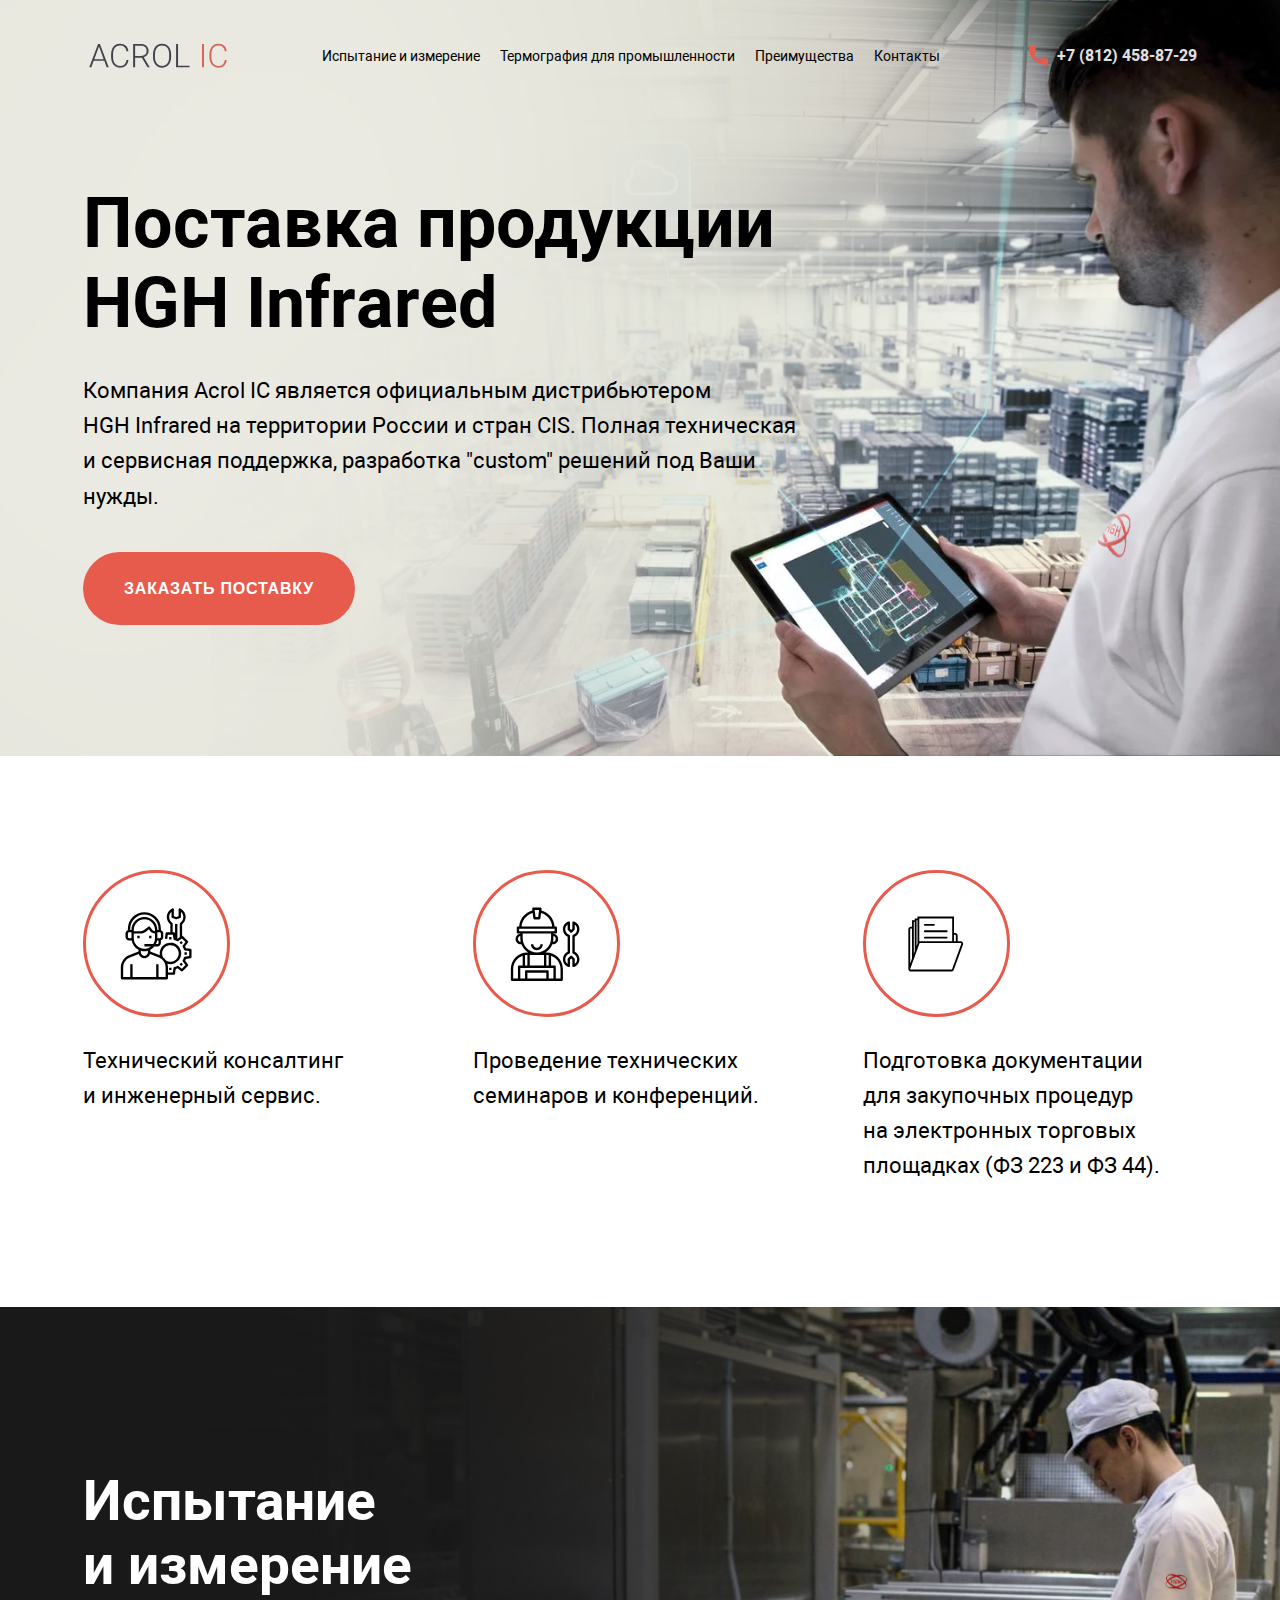
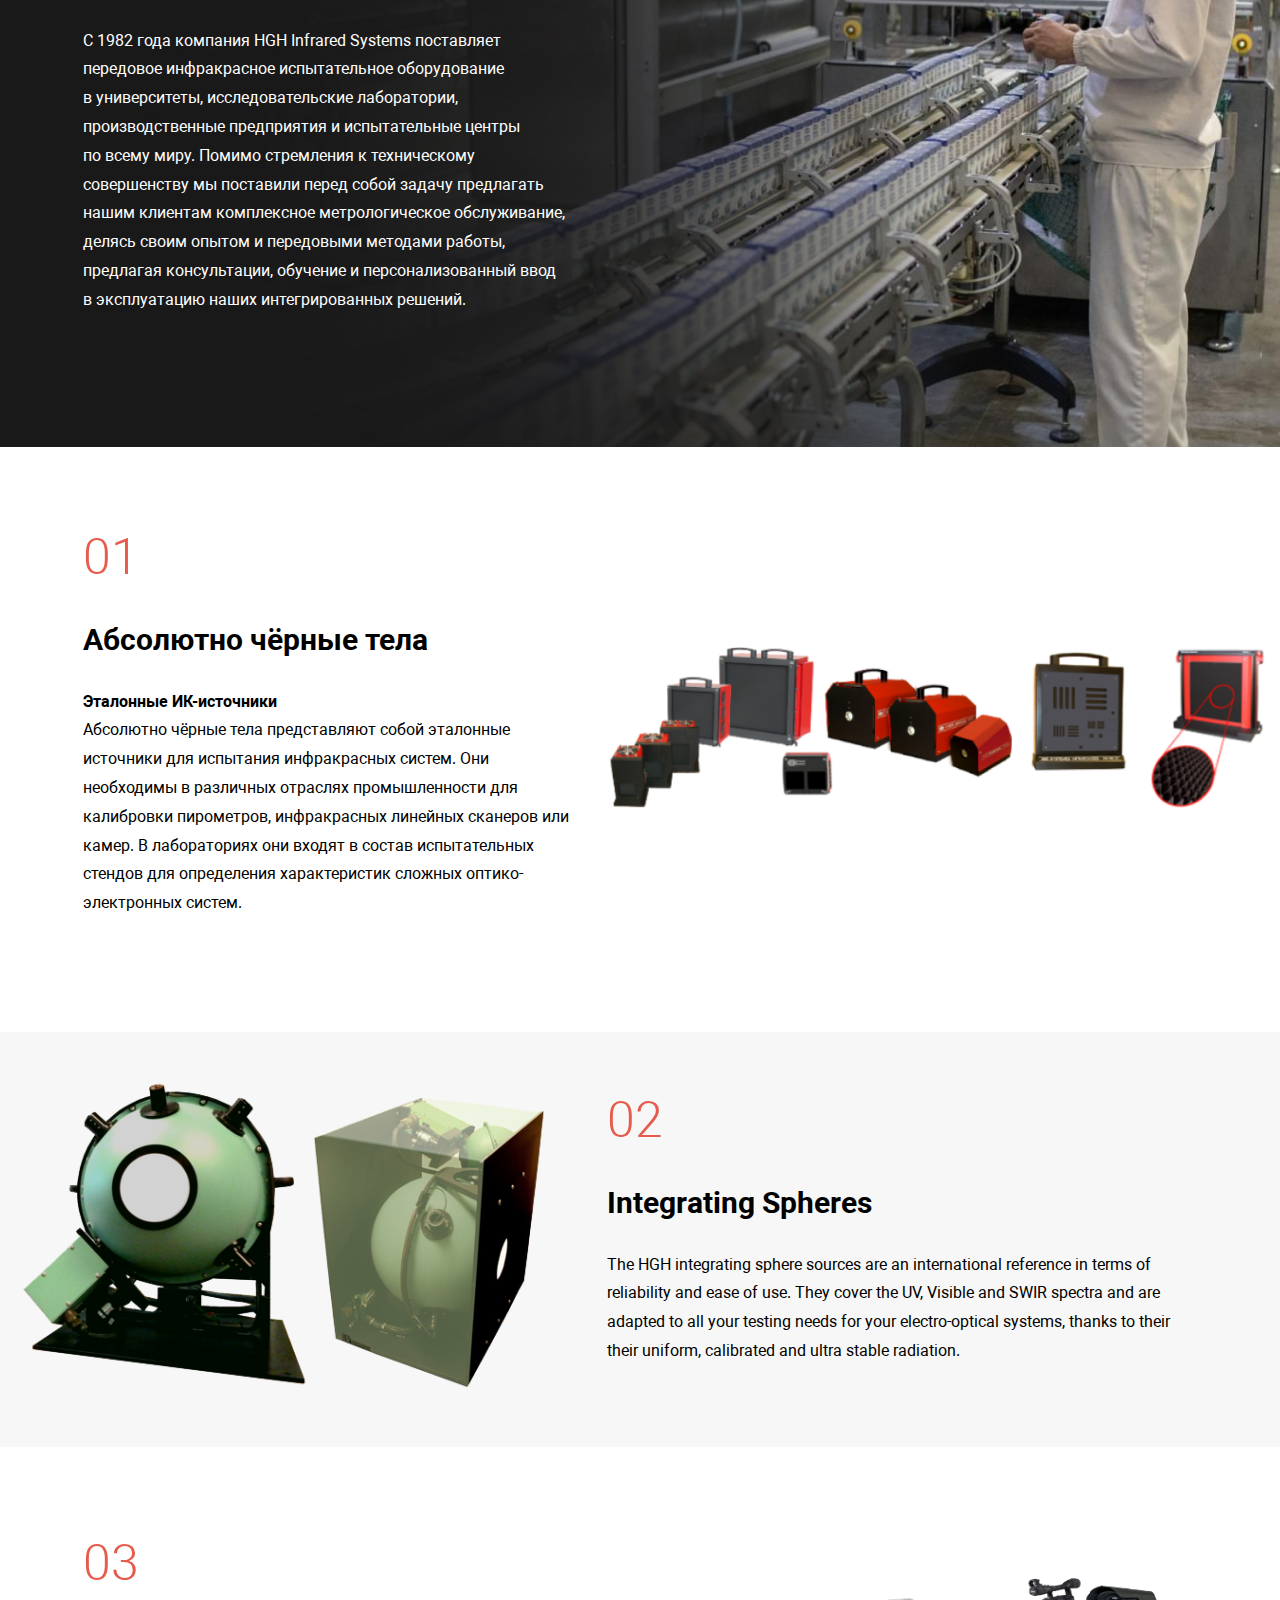
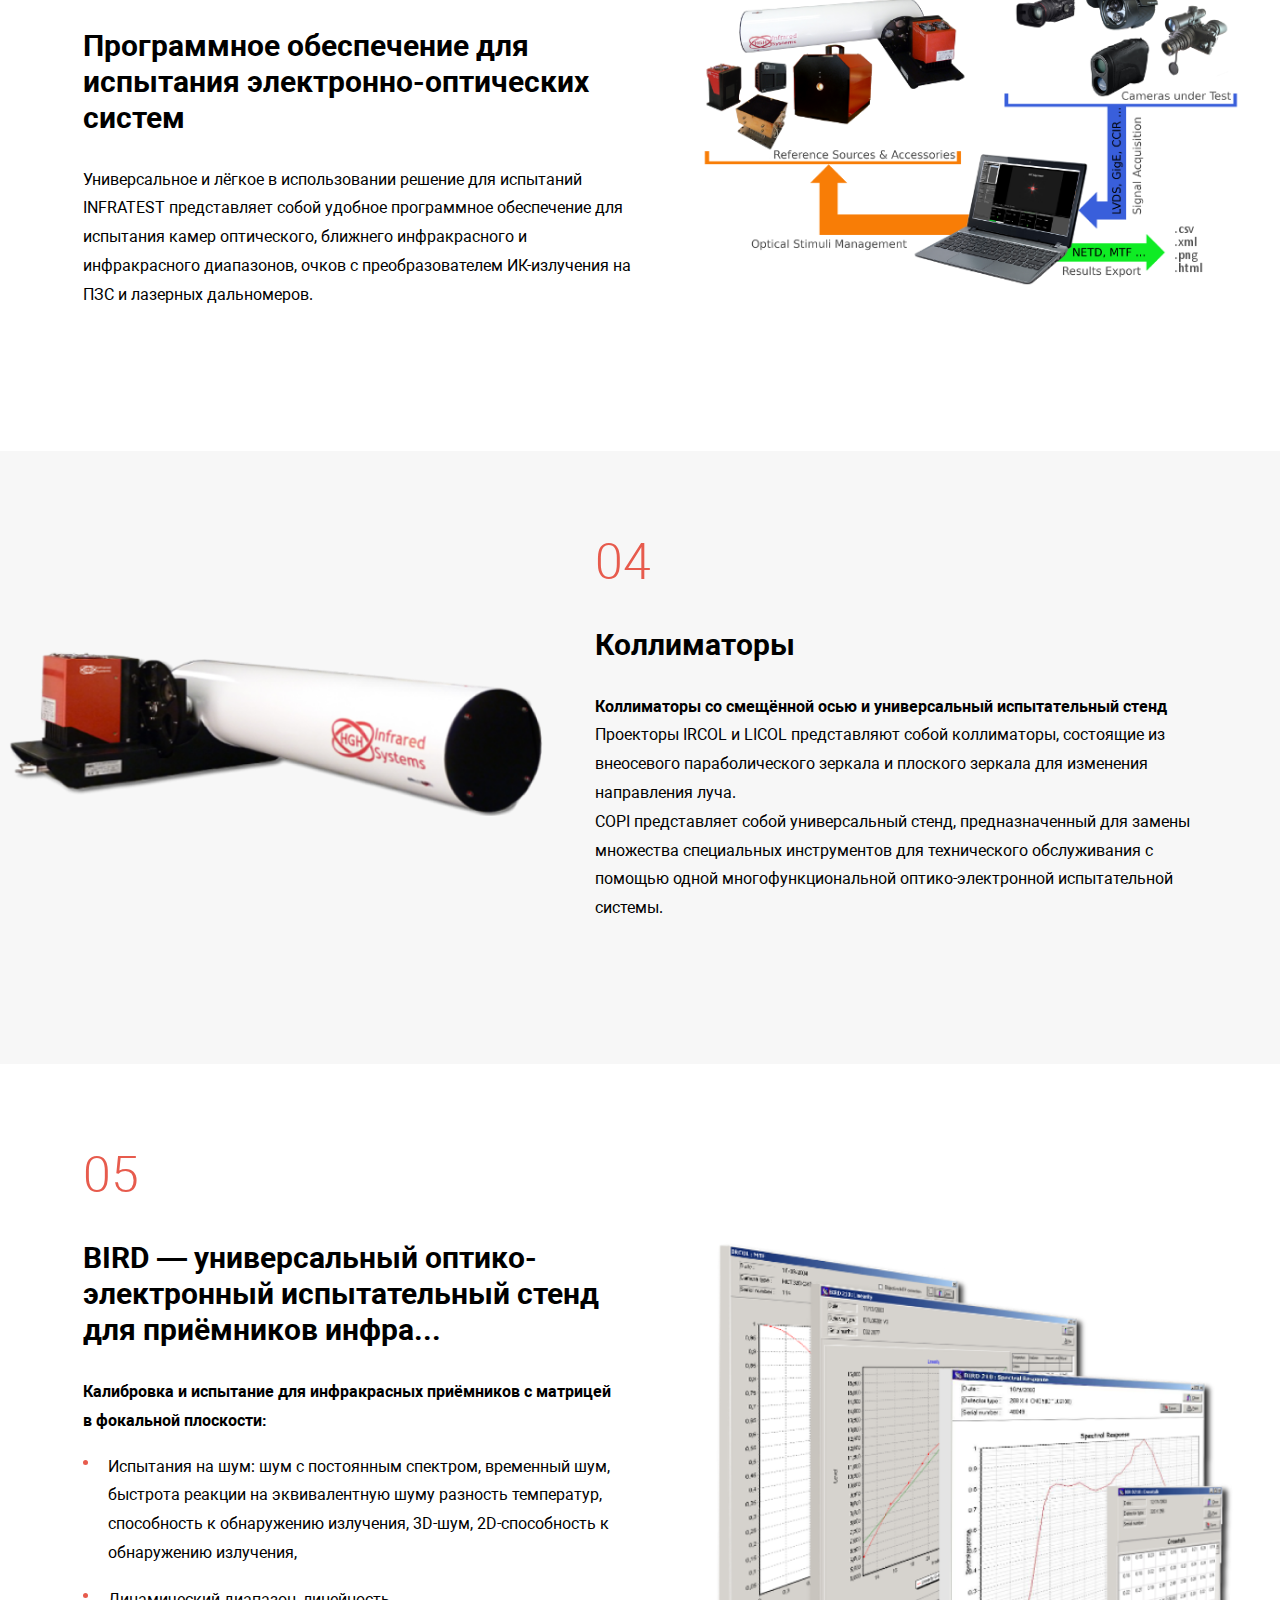
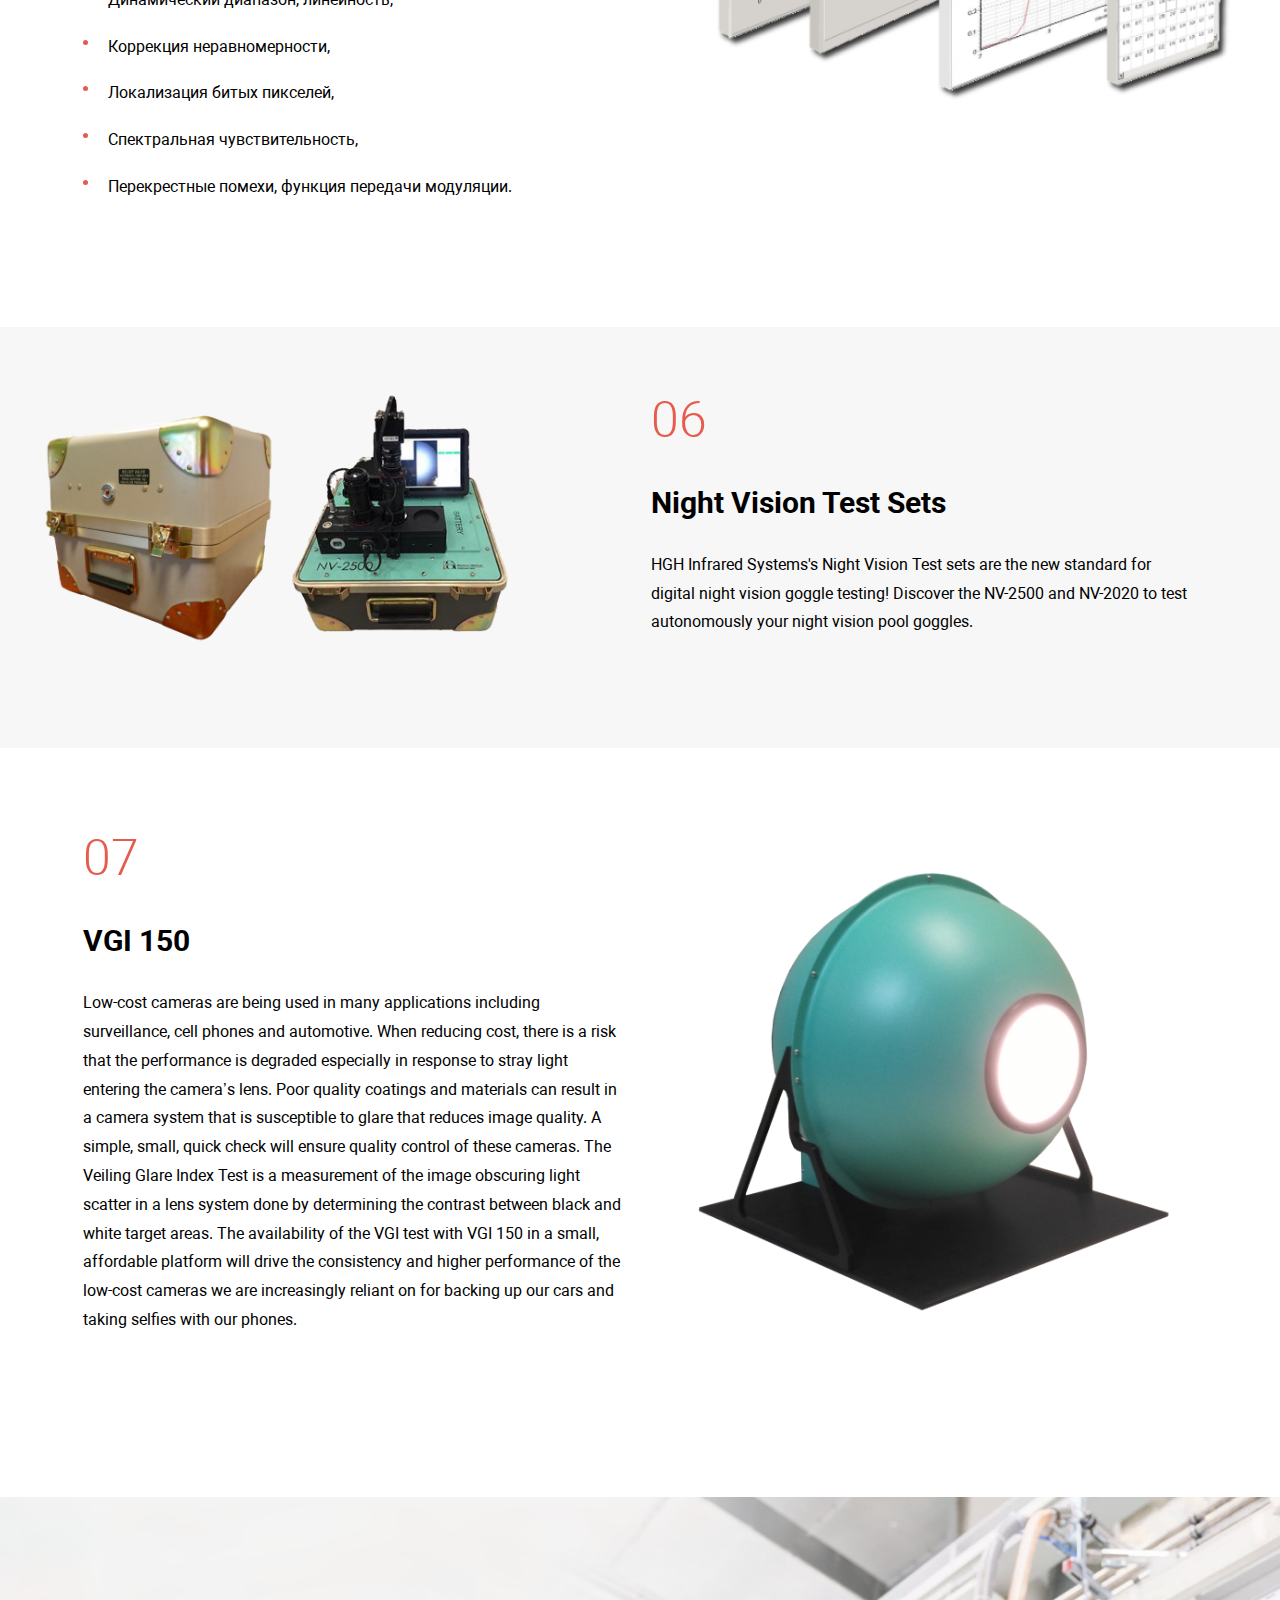
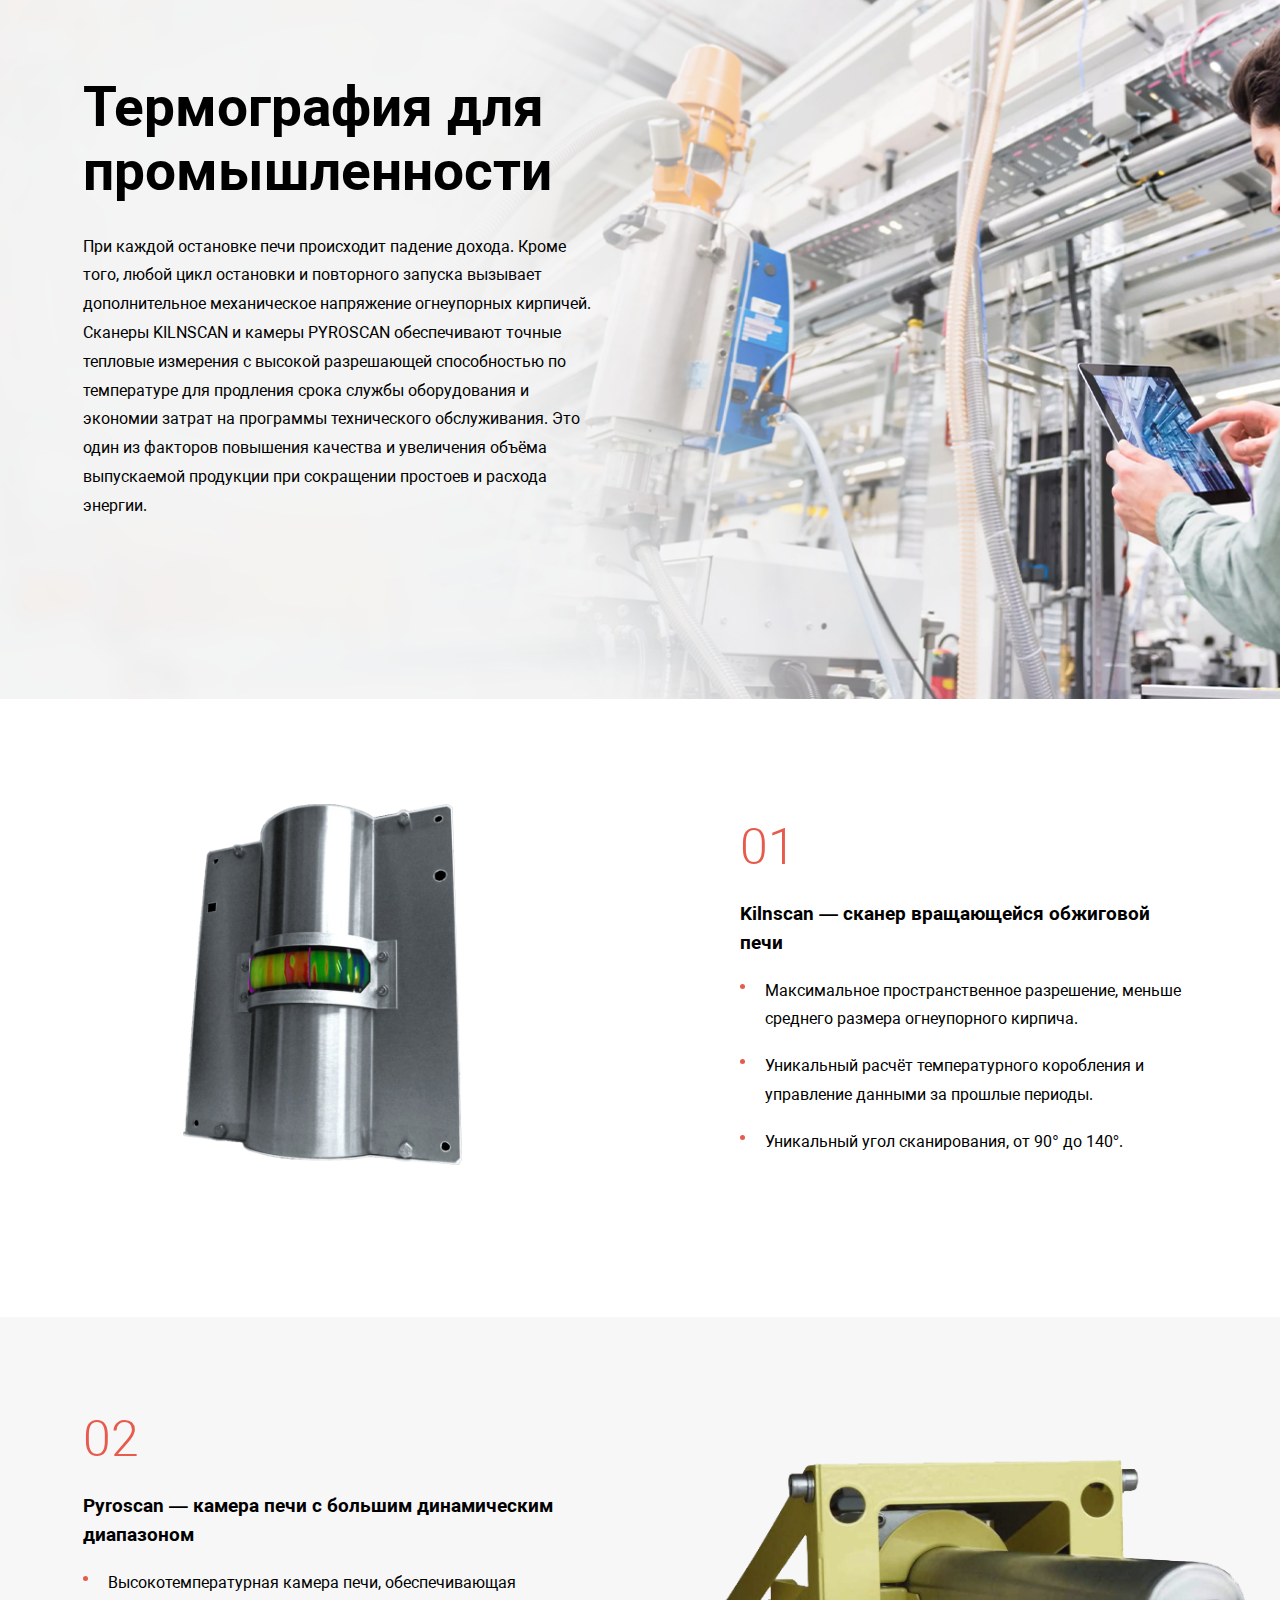
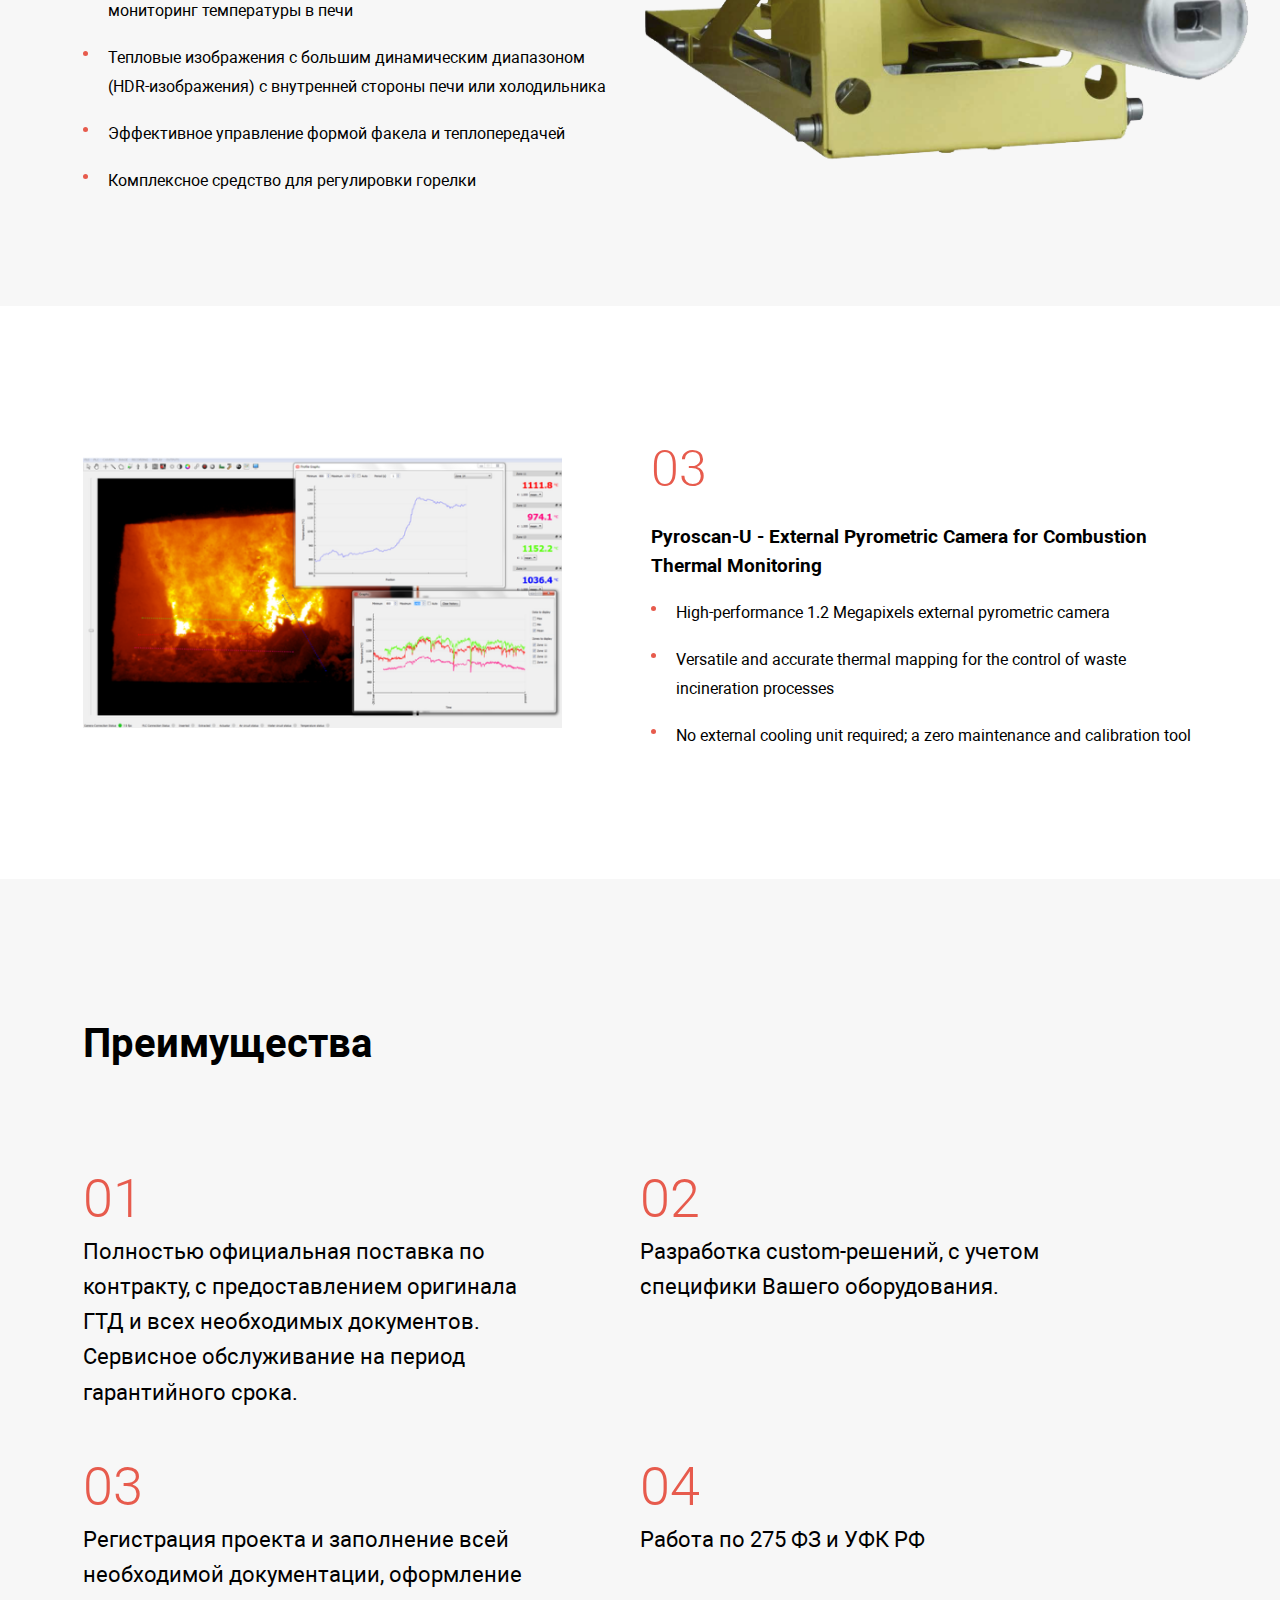
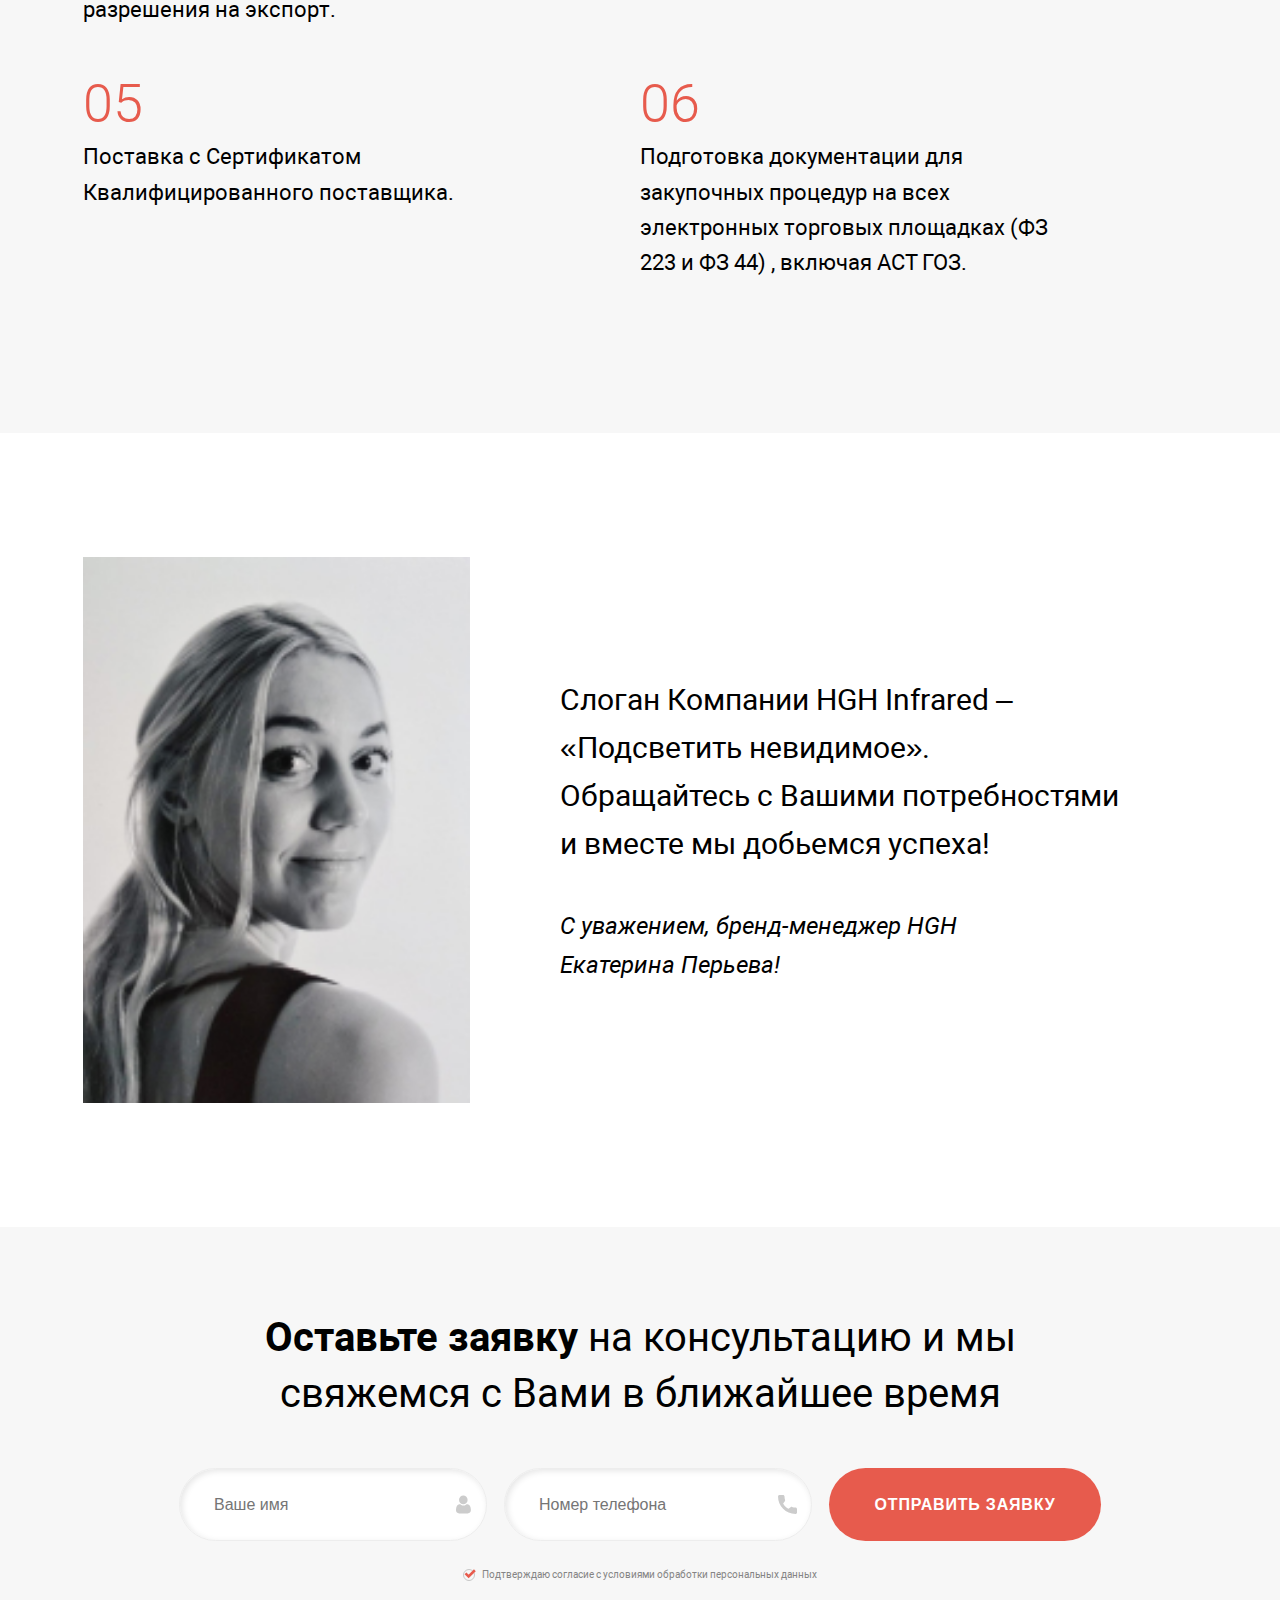
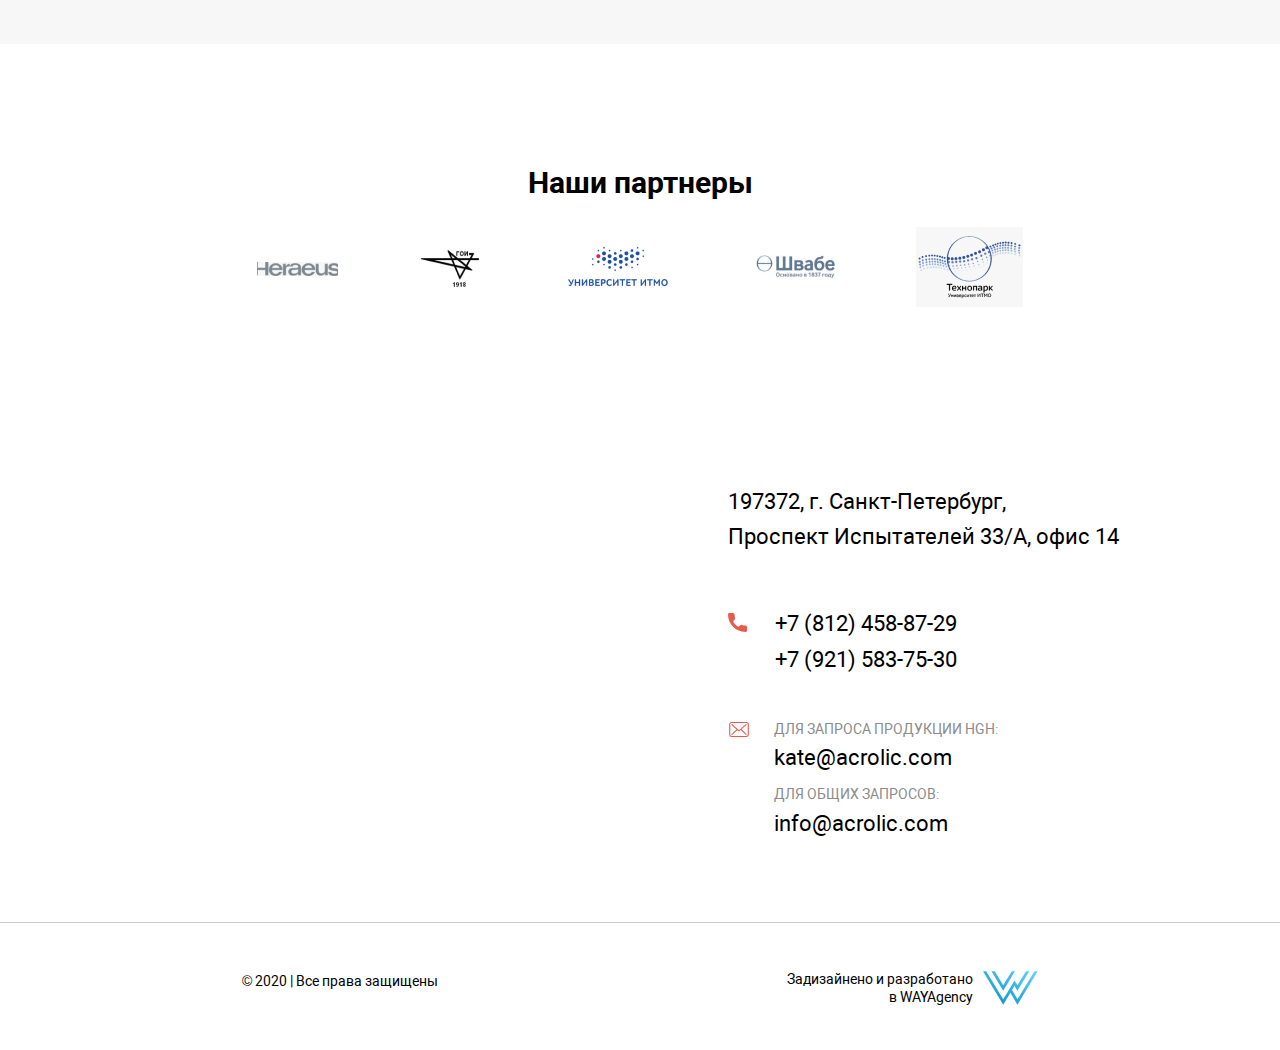
<file: acrolic/index.html>
<!DOCTYPE html>
<html lang="ru">
<head>
	<meta charset="UTF-8">
	<meta name="viewport" content="width=device-width, initial-scale=1.0">
	<meta http-equiv="X-UA-Compatible" content="ie=edge">
    <link rel="shortcut icon" href="img/favicon/fav64x64.png" type="image/png">
    <link rel="stylesheet" type="text/css" href="css/style.min.css">
    <script src="https://api-maps.yandex.ru/2.1?apikey=11b9cc39-5bfa-4725-aa96-5f5897fa0327&lang=ru_RU"></script>
	<title>Поставка продукции HGH</title>
</head>
<body>
	<header class="page-header">
        <div class="container">
            <div class="top-line">
                <div class="top-line__left">
                    <button class="top-line__hamburger" type="button" style="background-image: url(img/icons/burger.svg);"><span class="visually-hidden">Открыть меню</span></button>
                    <a class="top-line__logo">
                        <img src="img/logotype/logotype.svg" width="109" height="19" alt="Логотип Acrol ic">
                    </a>
                </div>
                <ul class="top-line__mnu"> 
                    <li><a href="#test" class="go-to">Испытание и измерение</a></li>
                    <li><a href="#thermography" class="go-to">Термография для промышленности</a></li>
                    <li><a href="#advantages" class="go-to">Преимущества</a></li>
                    <li><a href="#contacts" class="go-to">Контакты</a></li>
                </ul>
                <a class="top-line__phone" href="tel:+78124588729"><span>+7 (812)‎ 458-87-29</span></a>
            </div>
            
            <h1 class="page-header__title">Поставка продукции<br>HGH Infrared</h1>

            <p class="page-header__descr">Компания Acrol IC является официальным  дистрибьютером HGH Infrared на территории России и стран CIS. Полная техническая и сервисная поддержка, разработка "custom" решений под Ваши нужды.</p>

            <button class="page-header__open-modal" type="button">Заказать поставку</button>
            
        </div>
	</header>

	<main class="page-main">
        <section class="services container">
            <h2 class="visually-hidden">Услуги</h2>
            <ul class="services__list">
                <li class="services__item--consult">Технический консалтинг и инженерный сервис.</li>
                <li class="services__item--conf">Проведение технических семинаров и конференций.</li>
                <li class="services__item--documents">Подготовка документации для закупочных процедур на электронных торговых площадках (ФЗ 223 и ФЗ 44).</li>
            </ul>
        </section>

        <section class="test" id="test">
            <div class="container">
                <h2 class="test__title">Испытание и измерение</h2>
                <p class="test__descr">С 1982 года компания HGH Infrared Systems поставляет передовое инфракрасное испытательное оборудование в университеты, исследовательские лаборатории, производственные предприятия и испытательные центры по всему миру. Помимо стремления к техническому совершенству мы поставили перед собой задачу предлагать нашим клиентам комплексное метрологическое обслуживание, делясь своим опытом и передовыми методами работы, предлагая консультации, обучение и персонализованный ввод в эксплуатацию наших интегрированных решений.</p>
            </div>
        </section>

        <section class="test-items">
            <ol class="test-items__list">
                <li>
                    <div class="container">
                        <img src="img/test-1.png" alt="Абсолютно чёрные тела">
                        <div class="test-items__content">
                            <span class="test-items__order">01</span>
                            <h3 class="test-items__title">Абсолютно чёрные тела</h3>
                            <p><b>Эталонные ИК-источники</b><br>Абсолютно чёрные тела представляют собой эталонные источники для испытания инфракрасных систем. Они необходимы в различных отраслях промышленности для калибровки пирометров, инфракрасных линейных сканеров или камер. В лабораториях они входят в состав испытательных стендов для определения характеристик сложных оптико-электронных систем.</p>
                        </div>
                    </div>
                </li>
                <li>
                    <div class="container">
                        <img src="img/test-2.png" alt="Integrating Spheres">
                        <div class="test-items__content">
                            <span class="test-items__order">02</span>
                            <h3 class="test-items__title">Integrating Spheres</h3>
                            <p>The HGH integrating sphere sources are an international reference in terms of reliability and ease of use. They cover the UV, Visible and SWIR spectra and are adapted to all your testing needs for your electro-optical systems, thanks to their their uniform, calibrated and ultra stable radiation.</p>
                        </div>
                    </div>
                </li>
                <li>
                    <div class="container">
                        <img src="img/test-3.png" alt="Программное обеспечение для испытания электронно-оптических систем">
                        <div class="test-items__content">
                            <span class="test-items__order">03</span>
                            <h3 class="test-items__title">Программное обеспечение для испытания электронно-оптических систем</h3>
                            <p>Универсальное и лёгкое в использовании решение для испытаний<br>INFRATEST представляет собой удобное программное обеспечение для испытания камер оптического, ближнего инфракрасного и инфракрасного диапазонов, очков с преобразователем ИК-излучения на ПЗС и лазерных дальномеров.</p>
                        </div>
                    </div>
                </li>
                <li>
                    <div class="container">
                        <img src="img/test-4.png" alt="Коллиматоры">
                        <div class="test-items__content">
                            <span class="test-items__order">04</span>
                            <h3 class="test-items__title">Коллиматоры</h3>
                            <p><b>Коллиматоры со смещённой осью и универсальный испытательный стенд</b><br>Проекторы IRCOL и LICOL представляют собой коллиматоры, состоящие из внеосевого параболического зеркала и плоского зеркала для изменения направления луча.<br>COPI представляет собой универсальный стенд, предназначенный для замены множества специальных инструментов для технического обслуживания с помощью одной многофункциональной оптико-электронной испытательной системы.</p>
                        </div>
                    </div>
                </li>
                <li>
                    <div class="container">
                        <img src="img/test-5.png" alt="BIRD — универсальный оптико-электронный испытательный стенд для приёмников инфра...">
                        <div class="test-items__content">
                            <span class="test-items__order">05</span>
                            <h3 class="test-items__title">BIRD — универсальный оптико-электронный испытательный стенд для приёмников инфра...</h3>
                            <p><b>Калибровка и испытание для инфракрасных приёмников с матрицей в фокальной плоскости:</b></p>
                            <ul>
                                <li>Испытания на шум: шум с постоянным спектром, временный шум, быстрота реакции на эквивалентную шуму разность температур, способность к обнаружению излучения, 3D-шум, 2D-способность к обнаружению излучения,</li>
                                <li>Динамический диапазон, линейность,</li>
                                <li>Коррекция неравномерности,</li>
                                <li>Локализация битых пикселей,</li>
                                <li>Спектральная чувствительность,</li>
                                <li>Перекрестные помехи, функция передачи модуляции.</li>
                            </ul>
                        </div>
                    </div>
                </li>
                <li>
                    <div class="container">
                        <img src="img/test-6.png" alt="Night Vision Test Sets">
                        <div class="test-items__content">
                            <span class="test-items__order">06</span>
                            <h3 class="test-items__title">Night Vision Test Sets</h3>
                            <p>HGH Infrared Systems's Night Vision Test sets are the new standard for digital night vision goggle testing! Discover the NV-2500 and NV-2020 to test autonomously your night vision pool goggles.</p>
                        </div>
                    </div>
                </li>
                <li>
                    <div class="container">
                        <img src="img/test-7.png" alt="VGI 150">
                        <div class="test-items__content">
                            <span class="test-items__order">07</span>
                            <h3 class="test-items__title">VGI 150</h3>
                            <p>Low-cost cameras are being used in many applications including surveillance, cell phones and automotive. When reducing cost, there is a risk that the performance is degraded especially in response to stray light entering the camera’s lens. Poor quality coatings and materials can result in a camera system that is susceptible to glare that reduces image quality. A simple, small, quick check will ensure quality control of these cameras. The Veiling Glare Index Test is a measurement of the image obscuring light scatter in a lens system done by determining the contrast between black and white target areas. The availability of the VGI test with VGI 150 in a small, affordable platform will drive the consistency and higher performance of the low-cost cameras we are increasingly reliant on for backing up our cars and taking selfies with our phones.</p>
                        </div>
                    </div>
                </li>
            </ol>
        </section>

        <section class="thermography" id="thermography">
            <div class="container">
                <h2 class="thermography__title">Термография для промышленности</h2>
                <p class="thermography__descr">При каждой остановке печи происходит падение дохода. Кроме того, любой цикл остановки и повторного запуска вызывает дополнительное механическое напряжение огнеупорных кирпичей. Сканеры KILNSCAN и камеры PYROSCAN обеспечивают точные тепловые измерения с высокой разрешающей способностью по температуре для продления срока службы оборудования и экономии затрат на программы технического обслуживания. Это один из факторов повышения качества и увеличения объёма выпускаемой продукции при сокращении простоев и расхода энергии.</p>
            </div>
        </section>

        <section class="thermography-items">
            <ol class="thermography-items__list">
                <li>
                    <div class="container">
                        <img src="img/thermography-1.png" alt="Kilnscan — сканер вращающейся обжиговой печи">
                        <div class="thermography-items__content">
                            <span class="thermography-items__order">01</span>
                            <h3>Kilnscan — сканер вращающейся обжиговой печи</h3>
                            <ul>
                                <li>Максимальное пространственное разрешение, меньше среднего размера огнеупорного кирпича.</li>
                                <li>Уникальный расчёт температурного коробления и управление данными за прошлые периоды.</li>
                                <li>Уникальный угол сканирования, от 90° до 140°.</li>
                            </ul>
                        </div>
                    </div>
                </li>
                <li>
                    <div class="container">
                        <img src="img/thermography-2.png" alt="Pyroscan — камера печи с большим динамическим диапазоном">
                        <div class="thermography-items__content">
                            <span class="thermography-items__order">02</span>
                            <h3>Pyroscan — камера печи с большим динамическим диапазоном</h3>
                            <ul>
                                <li>Высокотемпературная камера печи, обеспечивающая мониторинг температуры в печи</li>
                                <li>Тепловые изображения с большим динамическим диапазоном (HDR-изображения) с внутренней стороны печи или холодильника</li>
                                <li>Эффективное управление формой факела и теплопередачей</li>
                                <li>Комплексное средство для регулировки горелки</li>
                            </ul>
                        </div>
                    </div>
                </li>
                <li>
                    <div class="container">
                        <img src="img/thermography-3.png" alt="Pyroscan-U - External Pyrometric Camera for Combustion Thermal Monitoring">
                        <div class="thermography-items__content">
                            <span class="thermography-items__order">03</span>
                            <h3>Pyroscan-U - External Pyrometric Camera for Combustion Thermal Monitoring</h3>
                            <ul>
                                <li>High-performance 1.2 Megapixels external pyrometric camera</li>
                                <li>Versatile and accurate thermal mapping for the control of waste incineration processes</li>
                                <li>No external cooling unit required; a zero maintenance and calibration tool</li>
                            </ul>
                        </div>
                    </div>
                </li>
            </ol>
        </section>

        <section class="advantages" id="advantages">
            <div class="container">
                <h2 class="advantages__title">Преимущества</h2>
                <ol class="advantages__list">
                    <li>Полностью официальная поставка по контракту, с предоставлением оригинала ГТД и всех необходимых документов. Сервисное обслуживание на период гарантийного срока.</li>
                    <li>Разработка custom-решений, с учетом специфики Вашего оборудования.</li>
                    <li>Регистрация проекта и заполнение всей необходимой документации, оформление разрешения на экспорт.</li>
                    <li>Работа по 275 ФЗ и УФК РФ</li>
                    <li>Поставка с Сертификатом Квалифицированного поставщика.</li>
                    <li>Подготовка документации для закупочных процедур на всех электронных торговых площадках (ФЗ 223 и ФЗ 44) , включая АСТ ГОЗ.</li>
                </ol>
            </div>
        </section>

        <section class="message">
            <div class="container">
                <img src="img/photo-manager.jpg" width="387" height="546" alt="Бренд-менеджер HGH
                Екатерина Перьева">
                <div class="message__right">
                    <p class="message__text">Слоган Компании HGH Infrared – «Подсветить невидимое».<br>Обращайтесь с Вашими потребностями и вместе мы добьемся успеха!</p>
                    <p class="message__signature">С уважением, бренд-менеджер HGH<br>Екатерина Перьева!</p>
                </div>
            </div>
        </section>

        <section class="consultation-form">
            <div class="container">
                <h2 class="consultation-form__title"><b>Оставьте заявку</b> на консультацию и мы свяжемся с Вами в ближайшее время</h2>
                <form>
                    <input type="text" placeholder="Ваше имя" name="popup-name" required="">
                    <input type="tel" placeholder="Номер телефона" name="popup-phone" required="">
                    <button type="submit">Отправить заявку</button>
                    <div class="consultation-form__wrapper">
                        <input type="checkbox" id="check" checked="">
                        <label class="consultation-form__checkbox" for="check">
                            Подтверждаю согласие с условиями обработки персональных данных
                        </label>
                    </div>
                </form>
            </div>
        </section>

        <section class="partners">
            <div class="container">
                <h2 class="partners__title">Наши партнеры</h2>
                <ul>
                    <li><img src="img/partner-1.png" alt="Логотип Heraeus"></li>
                    <li><img src="img/partner-2.png" alt="Логотип"></li>
                    <li><img src="img/partner-3.png" alt="Логотип Университет ИТМО"></li>
                    <li><img src="img/partner-4.png" alt="Логотип Швабе"></li>
                    <li><img src="img/partner-5.png" alt="Логотип Технопарк университет ИТМО"></li>
                </ul>
            </div>
        </section>

        <section class="contacts" id="contacts">
            <div class="container">
                <div class="contacts__map" id="map">
                    <!-- <img src="img/map.png" alt="197372, г. Санкт-Петербург, Проспект Испытателей 33/А, офис 14"> -->
                </div>
                <div class="contacts__right">
                    <p class="contacts__adress">197372, г. Санкт-Петербург, Проспект Испытателей 33/А, офис 14</p>
                    <p class="contacts__phone"><span>+7 (812)‎ 458-87-29</span><span>+7 (921) 583-75-30</span></p>
                    <p class="contacts__email"><span class="contacts__title">Для запроса продукции HGH:</span><span>kate@acrolic.com</span><span class="contacts__title">Для общих запросов: </span><span>info@acrolic.com</span></p>
                </div>
            </div>
        </section>

        <section class="popup">
            <div class="popup__wrapper">
            </div>
            <div class="popup__content">
                <div class="popup__form">
                    <h2 class="popup__title"><b>Оставьте заявку</b> на консультацию
                     и мы свяжемся с Вами в ближайшее время</h2>
                     <form action="send.php" method="POST">
                         <input type="text" placeholder="Ваше имя" name="popup-name" required="">
                         <input type="tel" placeholder="Номер телефона" name="popup-phone" required="">
                         <button type="submit">Отправить заявку</button>
                         <div class="consultation-form__wrapper">
                             <input type="checkbox" id="check-popup" checked="">
                             <label class="consultation-form__checkbox" for="check-popup">
                                 Подтверждаю согласие с условиями обработки персональных данных
                             </label>
                         </div>
                     </form>
                </div>
                <button class="popup__close" type="button"><span class="visually-hidden">Закрыть модальное окно</span></button>
                <div class="popup__success" style="display: none;">
                    <p class="popup__title" style="text-align:center;">Заявка успешно отправлена!</p>
                </div>
            </div>
        </section>
	</main>
	<footer class="page-footer">
        <div class="container">
            <p class="page-footer__copyright">© 2020   |   Все права защищены</p>
            <a href="#" class="page-footer__logo">
                <span>Задизайнено и разработано<br>в WAYAgency</span>
                <img src="img/icons/logo-wayagency.svg" alt="Задизайнено и разработано в WAYAgency">
            </a>
        </div>
    </footer>
    <script src="https://ajax.googleapis.com/ajax/libs/jquery/3.4.1/jquery.min.js"></script>
	<script src="js/mask.js"></script>
	<script src="js/modal-send.js"></script>
	<script src="js/main.js"></script>
</body>
</html>
</file>
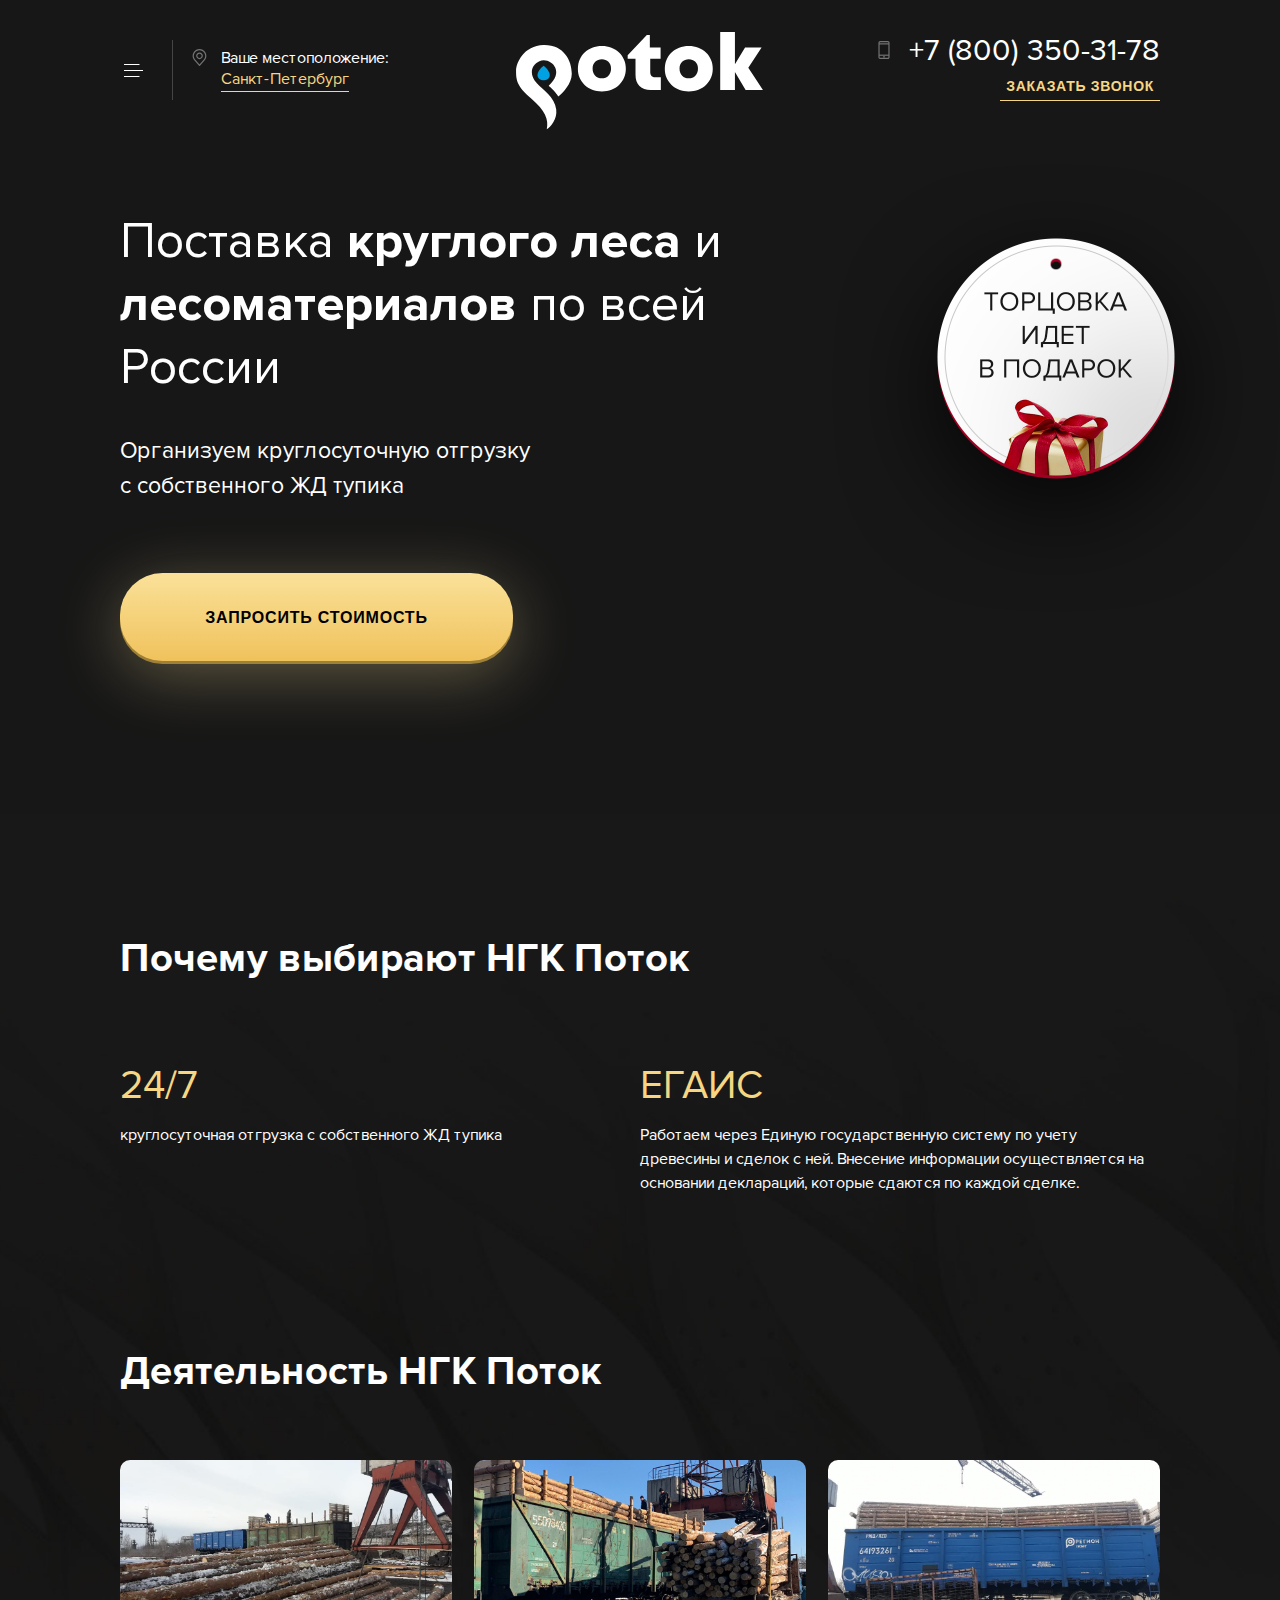
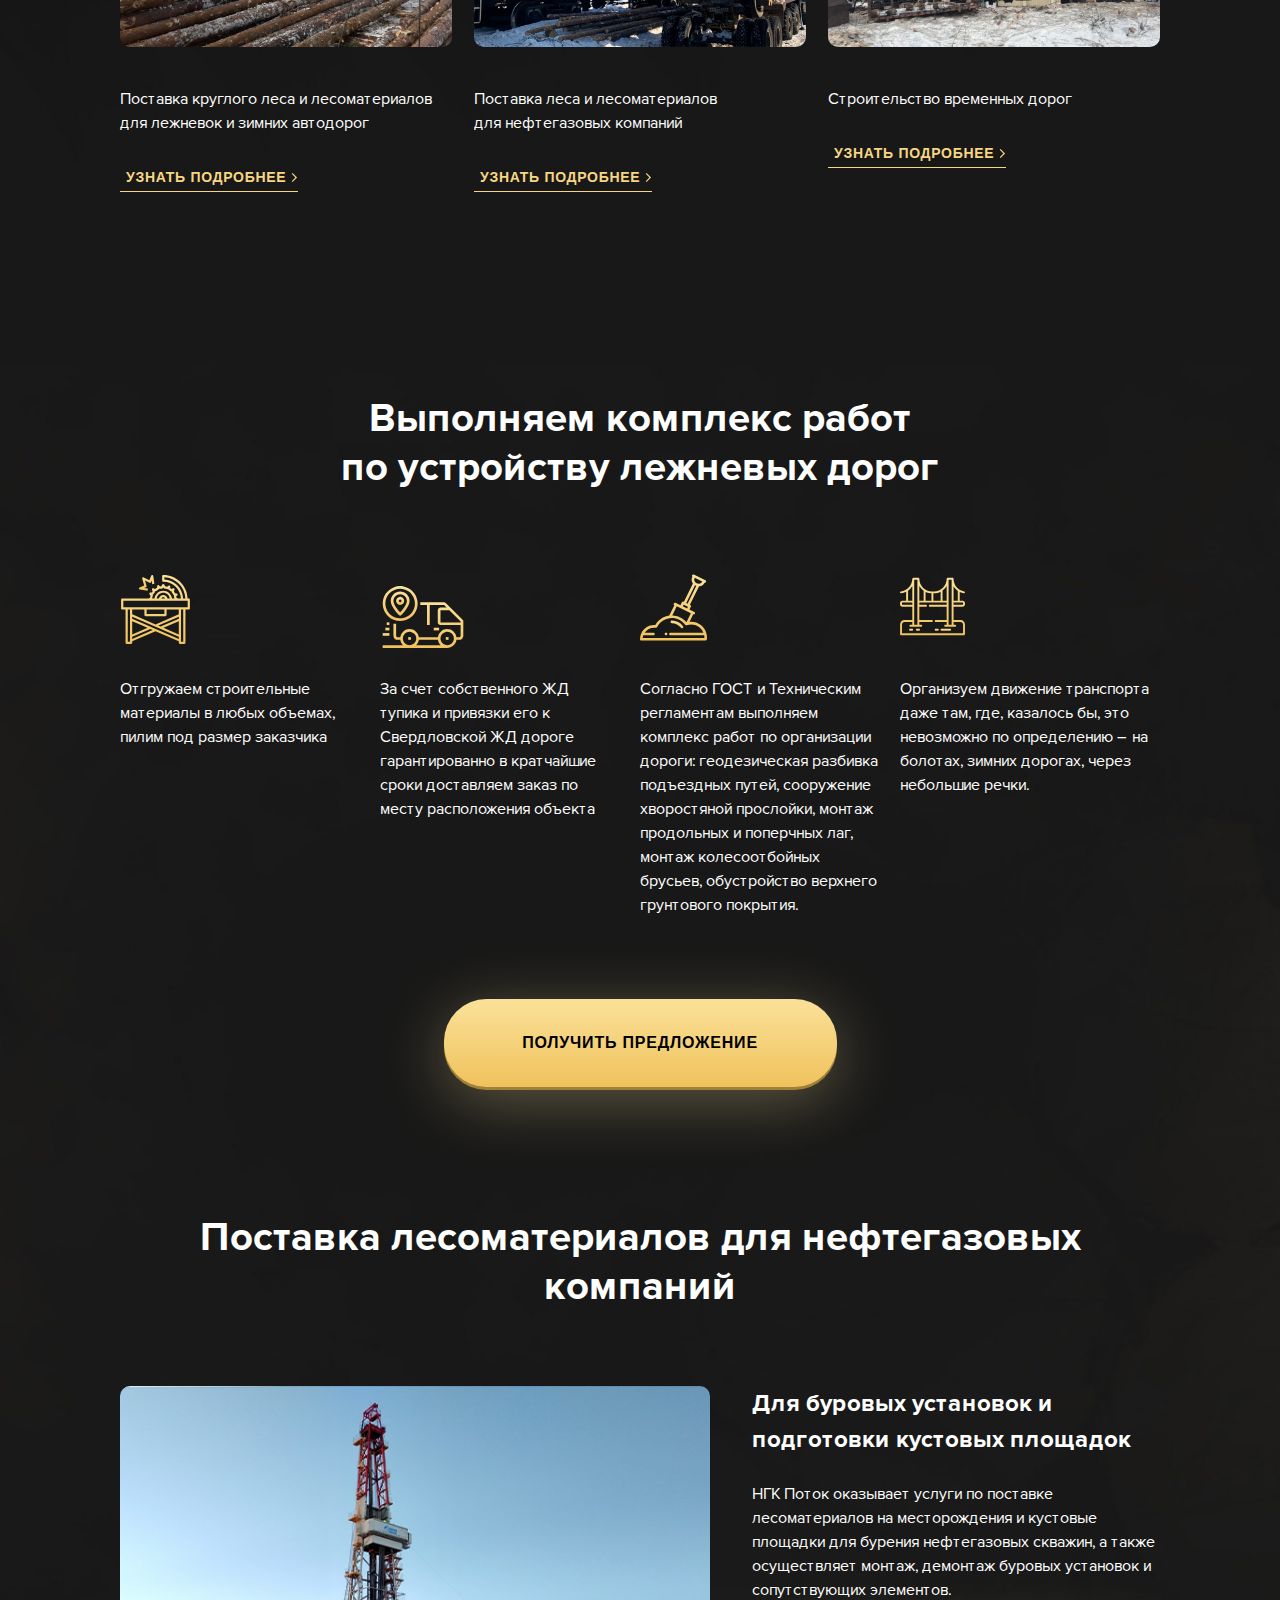
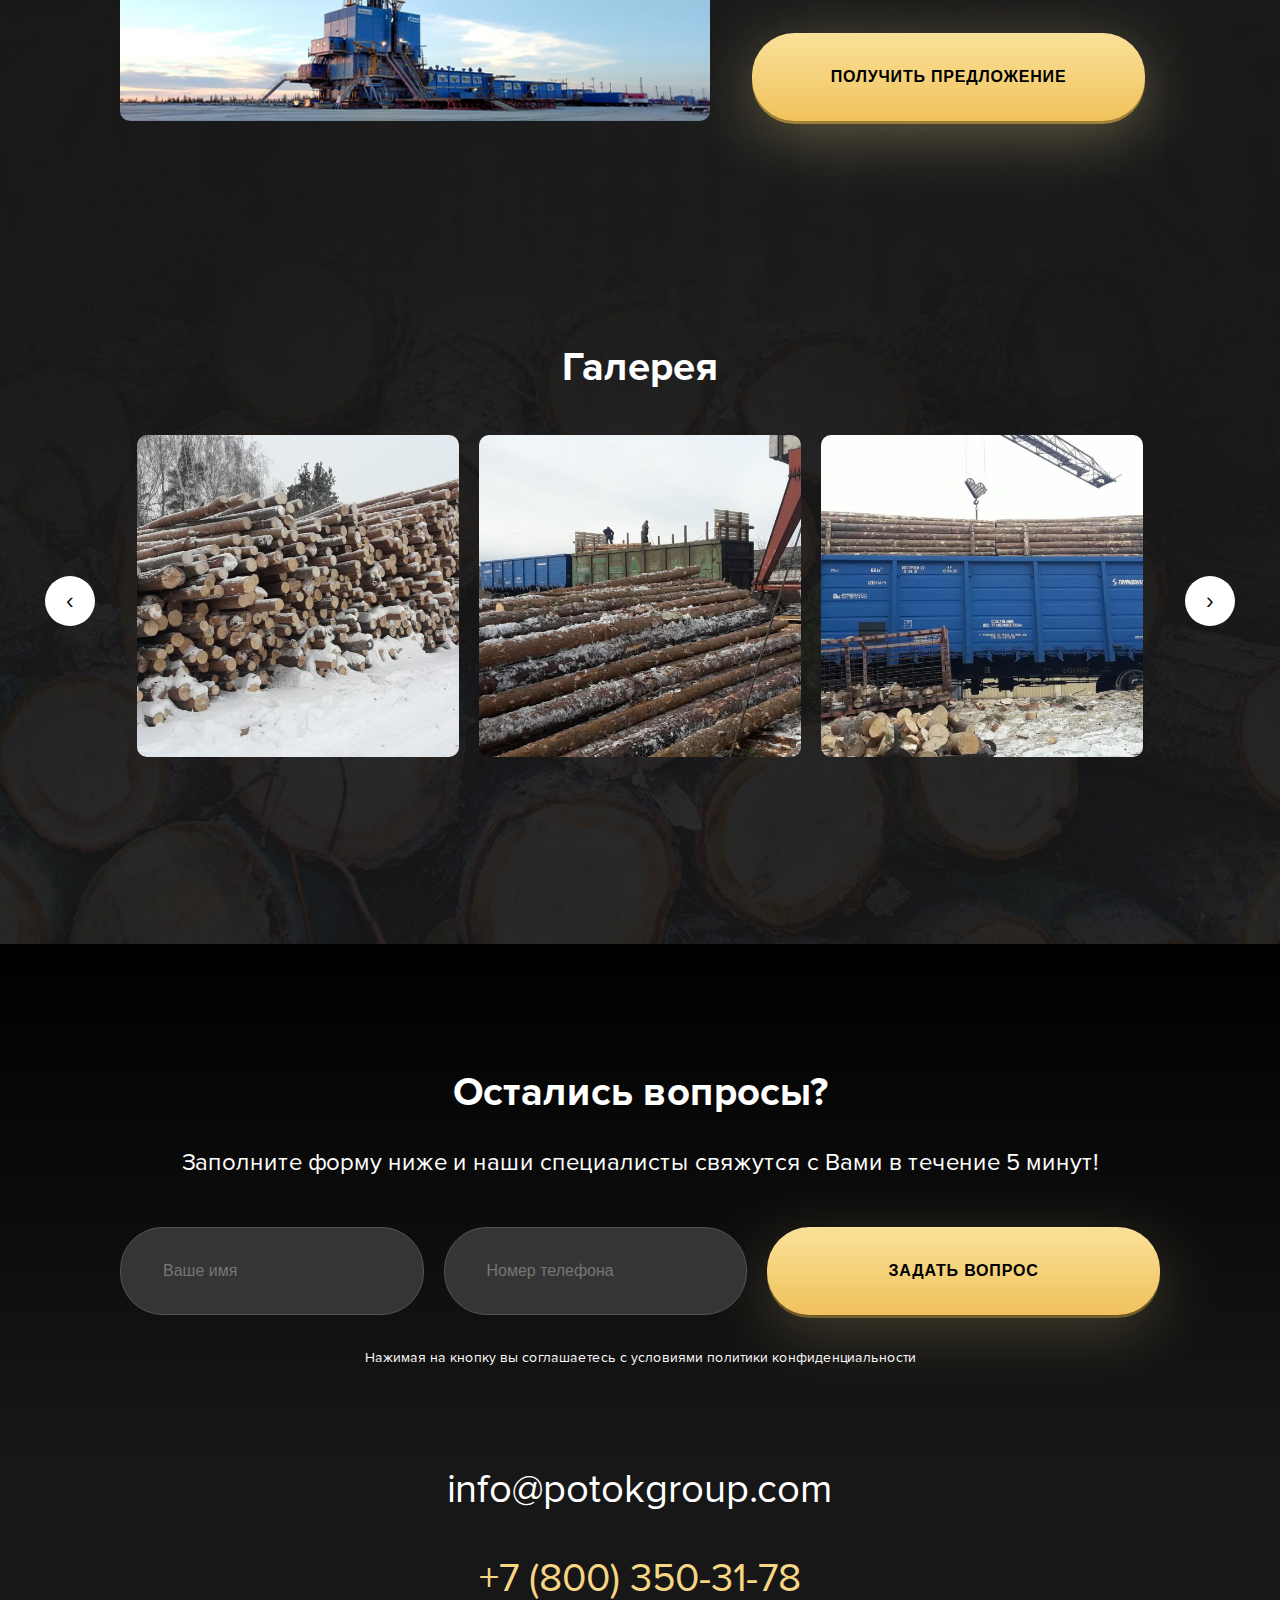
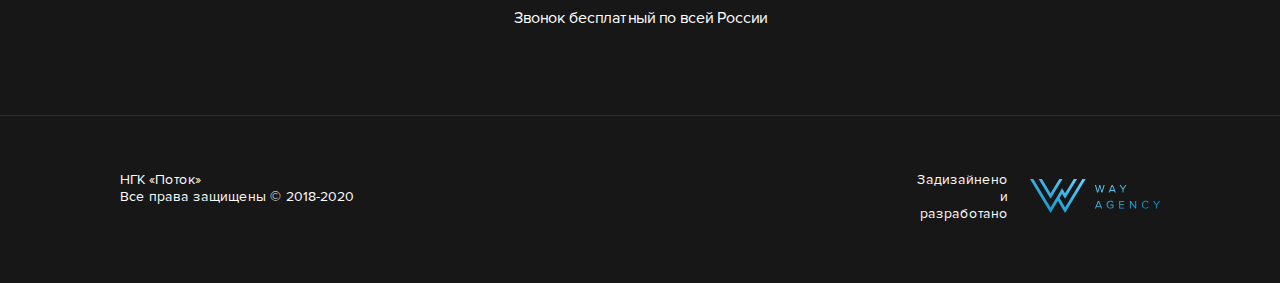
<file: potokgroup/index.html>
<!DOCTYPE html>
<html lang="ru">
<head>
	<meta charset="UTF-8">
	<meta name="viewport" content="width=device-width, initial-scale=1.0">
    <meta http-equiv="X-UA-Compatible" content="ie=edge">
    <meta property="og:image" content="img/logotype/logo.png">
    <link rel="shortcut icon" href="img/favicon/fav-64.png" type="image/png">
	<link rel="stylesheet" type="text/css" href="css/style.min.css">
	<link rel="stylesheet" type="text/css" href="js/owl-carousel/assets/owl.carousel.min.css">
    <link rel="stylesheet" href="js/owl-carousel/assets/owl.theme.default.min.css">
    <link rel="stylesheet" href="js/jquery.fancybox.min.css">
	<title>Поставка круглого леса и лесоматериалов по всей России</title>
</head>
<body>
	<header class="page-header">
        <ul class="page-header__bg">
            <li></li>
            <li></li>
            <li></li>
        </ul>
        <div class="top-line">
            <div class="container">
                <div class="top-line__left">
                    <div class="top-line__wrapper">
                        <button class="top-line__menu-btn" type="button"><span class="visually-hidden">Меню</span></button>
                        <p class="top-line__location">Ваше местоположение: <span>Санкт-Петербург</span></p>
                    </div>
                    <a class="top-line__logo" href="#">
                        <img src="img/logotype/logo.svg" width="255" height="100" alt="Логотип Potok">
                    </a>
                </div>
                <div class="top-line__right">
                    <a class="top-line__phone" href="tel:+78003503178">+7 (800) 350-31-78</a>
                    <button class="top-line__btn open-popup" type="button">Заказать звонок</button>
                </div>
                <div class="top-line__menu" style="display: none;">
                    <ul class="top-line__menu-list">
                        <li><a class="go-to" href="#why">Почему выбирают</a></li>
                        <li><a class="go-to" href="#activity">Деятельность</a></li>
                        <li><a class="go-to" href="#range-of-works">Комплекс работ</a></li>
                        <li><a class="go-to" href="#gallery">Галерея</a></li>
                        <li><a class="go-to" href="#contacts">Контакты</a></li>
                    </ul>
                    <ul class="top-line__contacts">
                        <li>
                            <p>+7 (800) 350-31-78</p>
                            <button class="open-popup" type="button">Заказать звонок</button>
                        </li>
                        <li>
                            <p>Ваше местоположение:</p>
                            <a>Санкт-Петербург</a>
                        </li>
                    </ul>
                </div>
            </div>
        </div>

        <div class="container">
            <div class="page-header__content">
                <h1 class="page-header__title">Поставка <b>круглого леса</b> и <b>лесоматериалов</b> по всей России</h1>
                <p class="page-header__descr">Организуем круглосуточную отгрузку с собственного ЖД тупика</p>
                <button class="page-header__btn btn open-popup" type="button">Запросить стоимость</button>
            </div>
            <p class="page-header__promo">
                <img src="img/label.png" alt="Торцовка идет в подарок">
            </p>
        </div>
	</header>

	<main class="page-main">
        <section class="why" id="why">
            <div class="container">
                <h2 class="why__title">Почему выбирают НГК Поток</h2>
                <ul class="why__list">
                    <li>
                        <span>24/7</span>
                        <p>круглосуточная отгрузка с собственного ЖД тупика</p>
                    </li>
                    <li>
                        <span>ЕГАИС</span>
                        <p>Работаем через Единую государственную систему по учету древесины и сделок с ней. Внесение информации  осуществляется на основании деклараций, которые сдаются по каждой сделке.</p>
                    </li>
                </ul>
            </div>
        </section>

        <section class="activity" id="activity">
            <div class="container">
                <h2 class="activity__title">Деятельность НГК Поток</h2>
                <ul class="activity__list">
                    <li>
                        <img src="img/deyat-1.jpg" alt="Поставка круглого леса и лесоматериалов для лежневок и зимних автодорог">
                        <p>Поставка круглого леса и лесоматериалов для лежневок и зимних автодорог</p>
                        <button class="open-popup" type="button">Узнать подробнее</button>
                    </li>
                    <li>
                        <img src="img/deyat-2.jpg" alt="Поставка леса и лесоматериалов для нефтегазовых компаний">
                        <p>Поставка леса и лесоматериалов для нефтегазовых компаний</p>
                        <button class="open-popup" type="button">Узнать подробнее</button>
                    </li>
                    <li>
                        <img src="img/deyat-3.jpg" alt="Строительство временных дорог">
                        <p>Строительство временных дорог</p>
                        <button class="open-popup" type="button">Узнать подробнее</button>
                    </li>
                </ul>
            </div>
        </section>
        <section class="range-of-works" id="range-of-works">
            <div class="container">
                <h2 class="range-of-works__title">Выполняем комплекс работ по устройству лежневых дорог</h2>
                <ul class="range-of-works__list">
                    <li>Отгружаем строительные материалы в любых объемах, пилим под размер заказчика</li>
                    <li>За счет собственного ЖД тупика и привязки его к Свердловской ЖД дороге гарантированно в кратчайшие сроки доставляем заказ по месту расположения объекта</li>
                    <li>Согласно ГОСТ и Техническим регламентам выполняем комплекс работ по организации дороги: геодезическая разбивка подъездных путей, сооружение хворостяной прослойки, монтаж продольных и поперчных лаг, монтаж колесоотбойных брусьев, обустройство верхнего грунтового покрытия.</li>
                    <li>Организуем движение транспорта даже там, где, казалось бы, это невозможно по определению – на болотах, зимних дорогах, через небольшие речки.</li>
                </ul>
                <button class="range-of-works__btn btn open-popup" type="button">ПОЛУЧИТЬ ПРЕДЛОЖЕНИЕ</button>
            </div>
        </section>

        <section class="shipment">
            <div class="container">
                <h2 class="shipment__title">Поставка лесоматериалов для нефтегазовых компаний</h2>
                <div class="shipment__wrapper">
                    <img class="shipment__image" src="img/shipment.png" alt="Поставка лесоматериалов для нефтегазовых компаний">
                    <div class="shipment__content">
                        <p class="shipment__subtitle"><b>Для буровых установок и подготовки кустовых площадок</b></p>
                        <p class="shipment__descr">НГК Поток оказывает услуги по поставке лесоматериалов на месторождения и кустовые площадки для бурения нефтегазовых скважин, а также осуществляет монтаж, демонтаж буровых установок и сопутствующих элементов.</p>
                        <button class="shipment__btn btn open-popup" type="button">ПОЛУЧИТЬ ПРЕДЛОЖЕНИЕ</button>
                    </div>
                </div>
            </div>
        </section>

        <section class="gallery" id="gallery">
            <h2 class="gallery__title">Галерея</h2>
            <div class="owl-carousel gallery__list owl-theme">
                <a class="item" data-fancybox="images" href="img/gallery/1.jpeg" style="background-image:url(img/gallery/1.jpeg)"></a>
                <a class="item" data-fancybox="images" href="img/gallery/2.jpeg" style="background-image:url(img/gallery/2.jpeg)"></a>
                <a class="item" data-fancybox="images" href="img/gallery/3.jpeg" style="background-image:url(img/gallery/3.jpeg)"></a>
                <a class="item" data-fancybox="images" href="img/gallery/4.jpeg" style="background-image:url(img/gallery/4.jpeg)"></a>
                <a class="item" data-fancybox="images" href="img/gallery/5.jpeg" style="background-image:url(img/gallery/5.jpeg)"></a>
                <a class="item" data-fancybox="images" href="img/gallery/6.jpeg" style="background-image:url(img/gallery/6.jpeg)"></a>
                <a class="item" data-fancybox="images" href="img/gallery/7.jpeg" style="background-image:url(img/gallery/7.jpeg)"></a>
                <a class="item" data-fancybox="images" href="img/gallery/8.jpeg" style="background-image:url(img/gallery/8.jpeg)"></a>
                <a class="item" data-fancybox="images" href="img/gallery/9.jpeg" style="background-image:url(img/gallery/9.jpeg)"></a>
                <a class="item" data-fancybox="images" href="img/gallery/10.jpeg" style="background-image:url(img/gallery/10.jpeg)"></a>
                <a class="item" data-fancybox="images" href="img/gallery/11.jpeg" style="background-image:url(img/gallery/11.jpeg)"></a>
                <a class="item" data-fancybox="images" href="img/gallery/12.jpeg" style="background-image:url(img/gallery/12.jpeg)"></a>
                <a class="item" data-fancybox="images" href="img/gallery/13.jpeg" style="background-image:url(img/gallery/13.jpeg)"></a>
                <a class="item" data-fancybox="images" href="img/gallery/14.jpeg" style="background-image:url(img/gallery/14.jpeg)"></a>
                <a class="item" data-fancybox="images" href="img/gallery/15.jpeg" style="background-image:url(img/gallery/15.jpeg)"></a>
                <a class="item" data-fancybox="images" href="img/gallery/16.jpeg" style="background-image:url(img/gallery/16.jpeg)"></a>
                <a class="item" data-fancybox="images" href="img/gallery/17.jpeg" style="background-image:url(img/gallery/17.jpeg)"></a>
                <a class="item" data-fancybox="images" href="img/gallery/18.jpeg" style="background-image:url(img/gallery/18.jpeg)"></a>
                <a class="item" data-fancybox="images" href="img/gallery/19.jpeg" style="background-image:url(img/gallery/19.jpeg)"></a>
                <a class="item" data-fancybox="images" href="img/gallery/20.jpeg" style="background-image:url(img/gallery/20.jpeg)"></a>
                <a class="item" data-fancybox="images" href="img/gallery/21.jpeg" style="background-image:url(img/gallery/21.jpeg)"></a>
                <a class="item" data-fancybox="images" href="img/gallery/22.jpeg" style="background-image:url(img/gallery/22.jpeg)"></a>
                <a class="item" data-fancybox="images" href="img/gallery/23.jpeg" style="background-image:url(img/gallery/23.jpeg)"></a>
                <a class="item" data-fancybox="images" href="img/gallery/24.jpeg" style="background-image:url(img/gallery/24.jpeg)"></a>
                <a class="item" data-fancybox="images" href="img/gallery/25.jpeg" style="background-image:url(img/gallery/25.jpeg)"></a>
                <a class="item" data-fancybox="images" href="img/gallery/26.jpeg" style="background-image:url(img/gallery/26.jpeg)"></a>
                <a class="item" data-fancybox="images" href="img/gallery/27.jpeg" style="background-image:url(img/gallery/27.jpeg)"></a>
                <a class="item" data-fancybox="images" href="img/gallery/28.jpeg" style="background-image:url(img/gallery/28.jpeg)"></a>
                <a class="item" data-fancybox="images" href="img/gallery/29.jpeg" style="background-image:url(img/gallery/29.jpeg)"></a>
                <a class="item" data-fancybox="images" href="img/gallery/30.jpeg" style="background-image:url(img/gallery/30.jpeg)"></a>
                <a class="item" data-fancybox="images" href="img/gallery/31.jpeg" style="background-image:url(img/gallery/31.jpeg)"></a>
                <a class="item" data-fancybox="images" href="img/gallery/32.jpeg" style="background-image:url(img/gallery/32.jpeg)"></a>
                <a class="item" data-fancybox="images" href="img/gallery/33.jpeg" style="background-image:url(img/gallery/33.jpeg)"></a>
                <a class="item" data-fancybox="images" href="img/gallery/34.jpeg" style="background-image:url(img/gallery/34.jpeg)"></a>
                <a class="item" data-fancybox="images" href="img/gallery/35.jpeg" style="background-image:url(img/gallery/35.jpeg)"></a>
                <a class="item" data-fancybox="images" href="img/gallery/36.jpeg" style="background-image:url(img/gallery/36.jpeg)"></a>
                <a class="item" data-fancybox="images" href="img/gallery/37.jpeg" style="background-image:url(img/gallery/37.jpeg)"></a>
                <a class="item" data-fancybox="images" href="img/gallery/38.jpeg" style="background-image:url(img/gallery/38.jpeg)"></a>
                <a class="item" data-fancybox="images" href="img/gallery/39.jpeg" style="background-image:url(img/gallery/39.jpeg)"></a>
            </div>
        </section>
    </main>

    <section class="question">
        <div class="container">
            <h2 class="question__title">Остались вопросы?</h2>
            <p class="question__descr">Заполните форму ниже и наши специалисты свяжутся с Вами в течение 5 минут!</p>
            <form class="question__form" action="send.php" method="POST">
                <input type="text" name="popup-name" placeholder="Ваше имя" required="">
                <input type="tel" name="popup-phone" placeholder="Номер телефона" required="">
                <button class="btn" type="submit">Задать вопрос</button>
            </form>
            <p class="question__politic">Нажимая на кнопку вы соглашаетесь с условиями политики конфиденциальности</p>
        </div>
    </section>

    <section class="contacts" id="contacts">
        <p class="contacts__email">info@potokgroup.com</p>
        <a class="contacts__phone" href="tel:+78003503178">+7 (800) 350-31-78</a>
        <p class="contacts__descr">Звонок бесплатный по всей России</p>
    </section>

    <section class="popup" style="display: none;">
        <div class="popup__wrapper">
        </div>
        <div class="popup__content">
            <div class="popup__form">
                <p class="question__descr">Заполните форму ниже и наши специалисты свяжутся с Вами в течение 5 минут!</p>
                <form class="question__form" action="send.php" method="POST">
                    <input type="text" name="popup-name" placeholder="Ваше имя" required="">
                    <input type="tel" name="popup-phone" placeholder="Номер телефона" required="">
                    <button class="btn" type="submit">Задать вопрос</button>
                    <p>Нажимая на кнопку вы соглашаетесь с условиями политики конфиденциальности</p>
                </form>
            </div>
            <button class="popup__close" type="button"><span class="visually-hidden">Закрыть модальное окно</span></button>
            <div class="popup__success" style="display: none;">
                <p class="popup__title" style="text-align:center;">Заявка успешно отправлена!</p>
            </div>
        </div>
    </section>
    
	<footer class="page-footer">
        <div class="container">
            <p class="page-footer__copyright">НГК «Поток»<br>Все права защищены © 2018-2020</p>
            <a href="#" class="page-footer__logo">
                <span>Задизайнено и разработано</span>
                <img src="img/icons/logo-wayagency.svg" alt="Задизайнено и разработано в WAYAgency">
            </a>
        </div>
    </footer>

    <script src="https://ajax.googleapis.com/ajax/libs/jquery/3.4.1/jquery.min.js"></script>
    <script src="js/jquery.fancybox.min.js"></script>
	<script src="js/owl-carousel/owl.carousel.min.js"></script>
	<script src="js/modal-send.js"></script>
	<script src="js/mask.js"></script>
	<script src="js/main.js"></script>
</body>
</html>
</file>
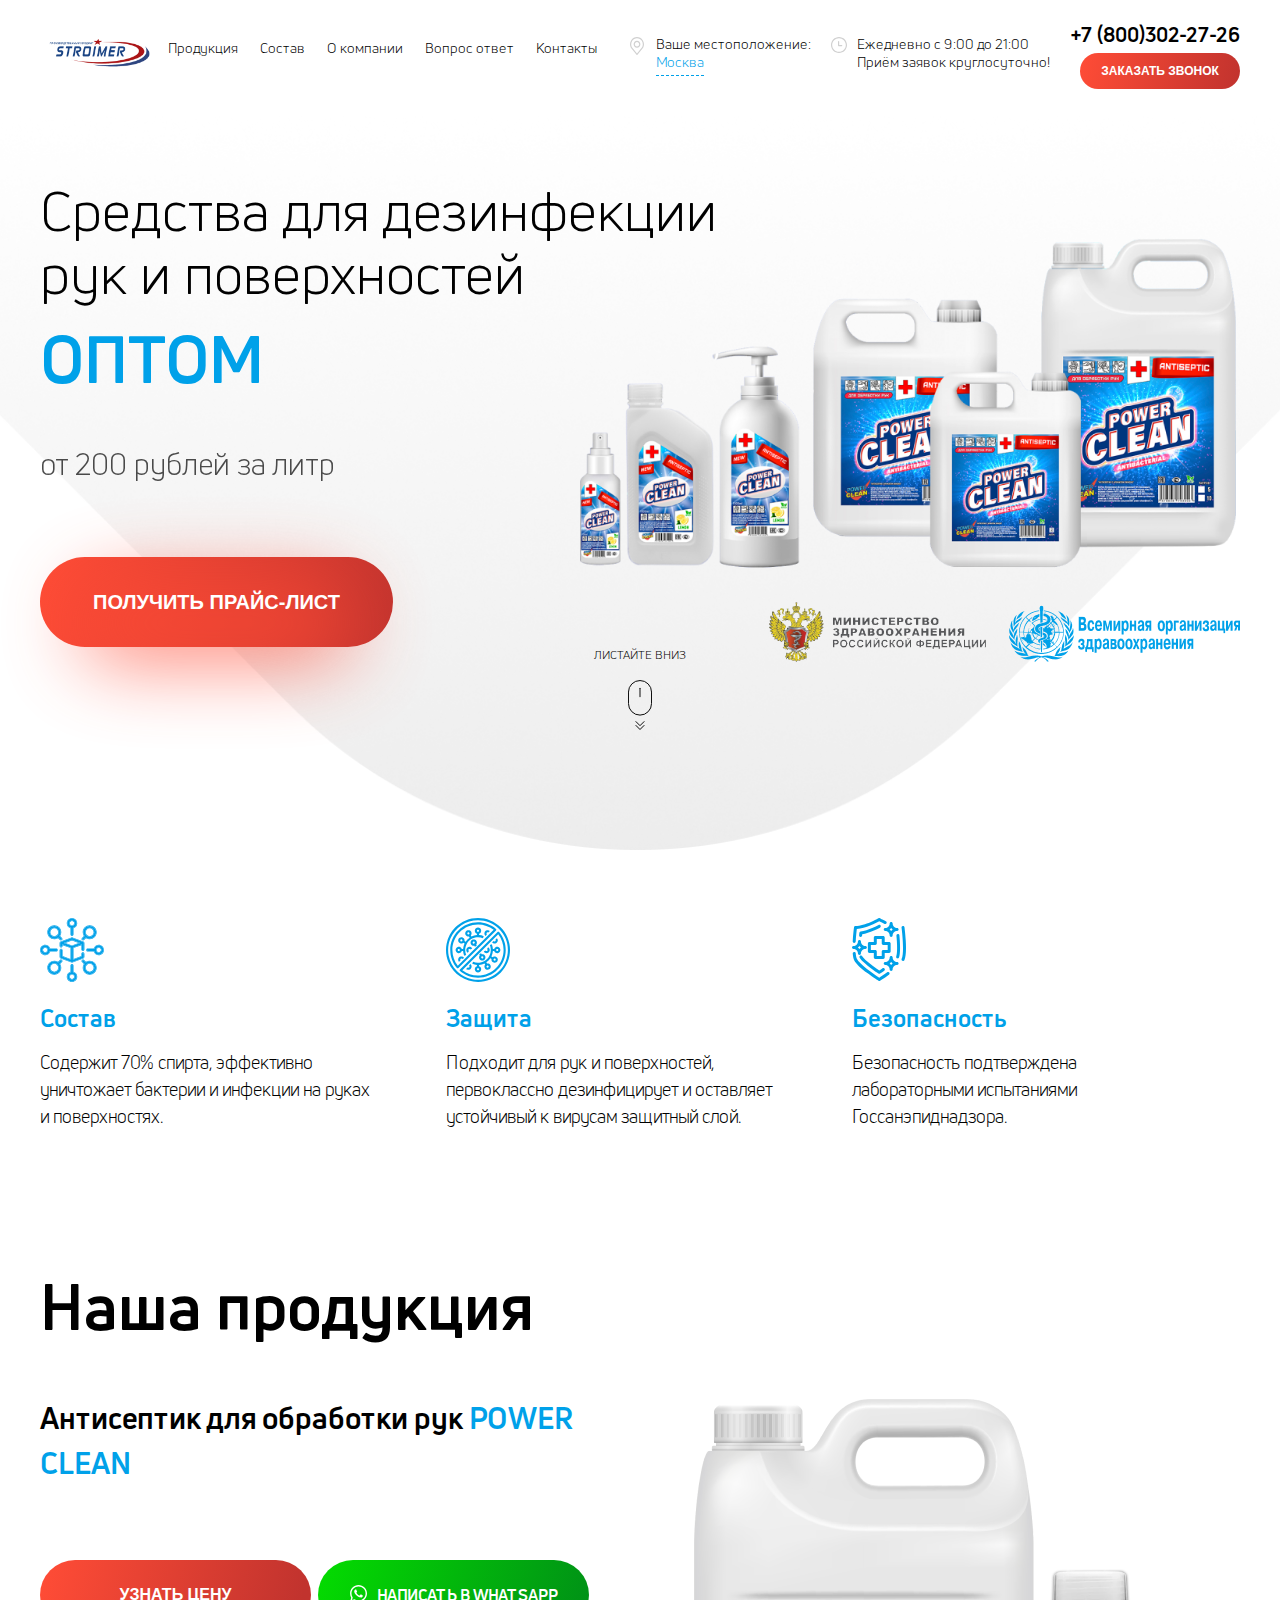
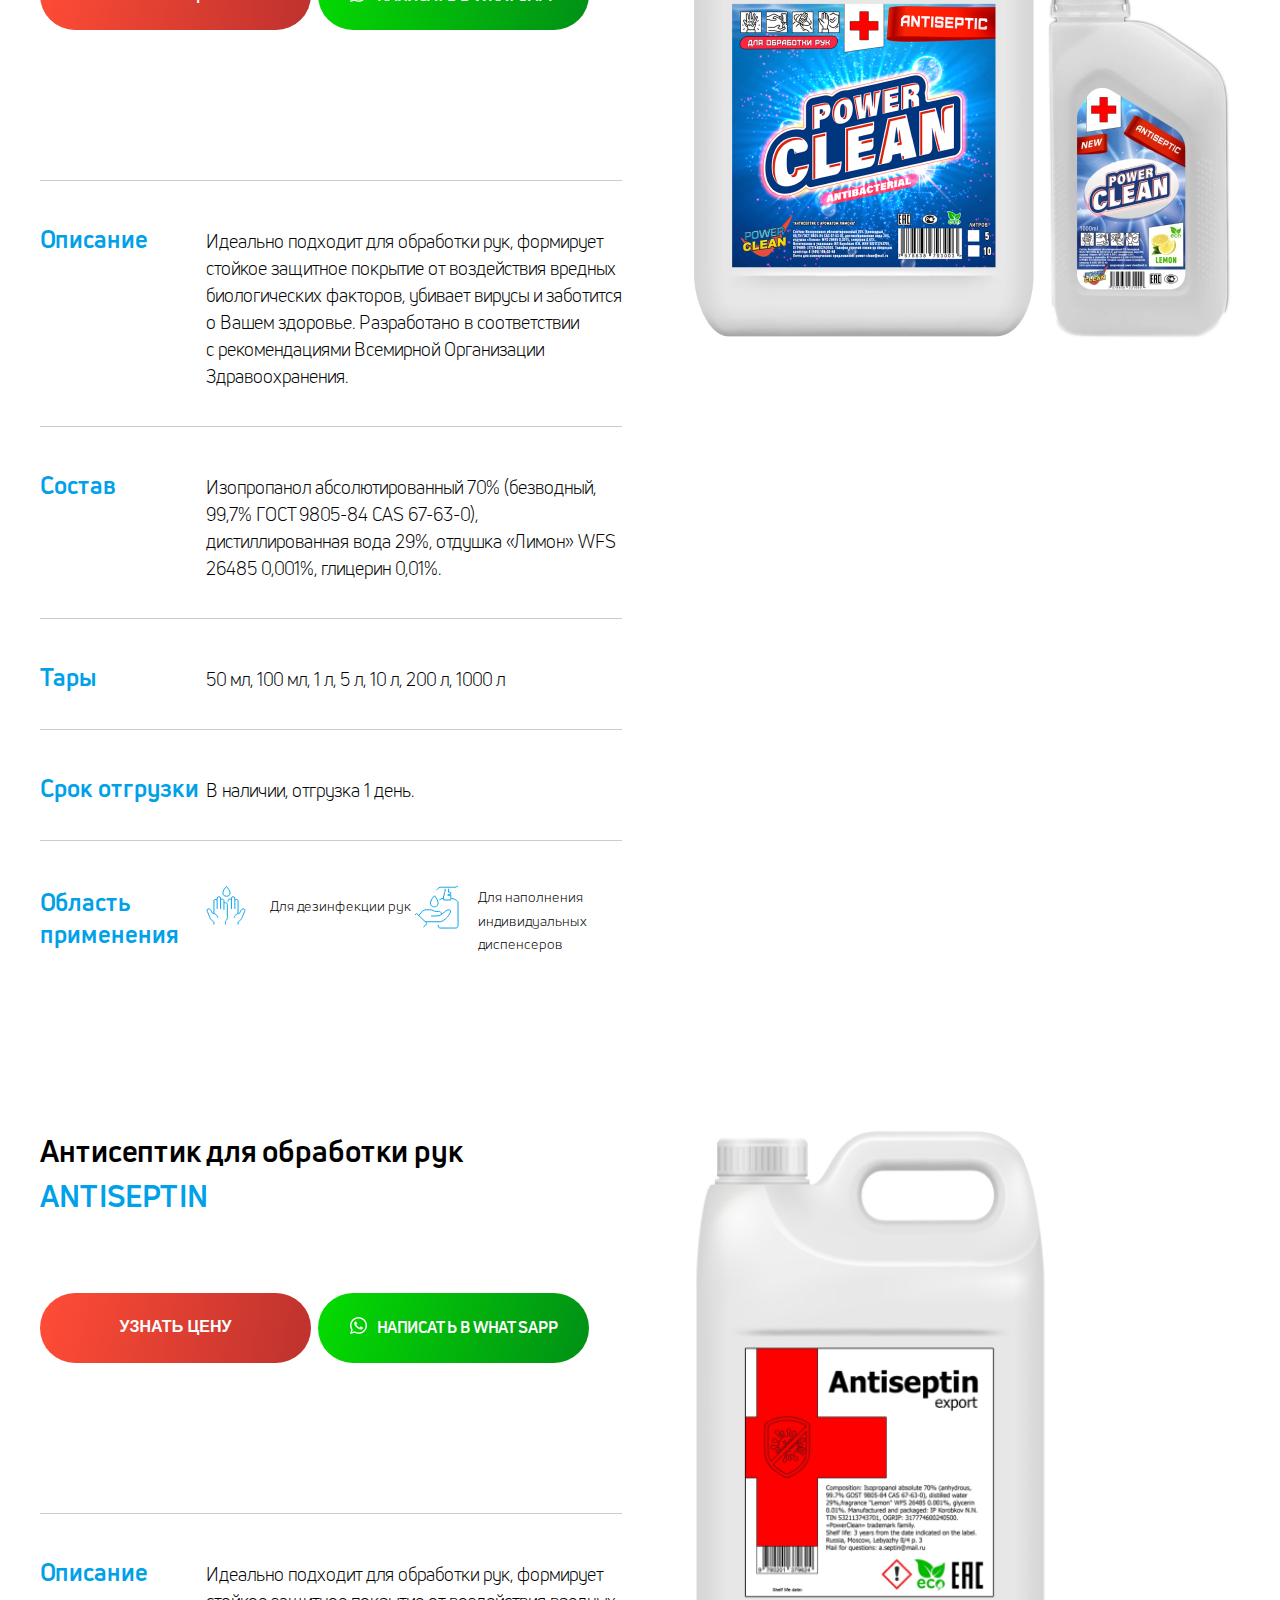
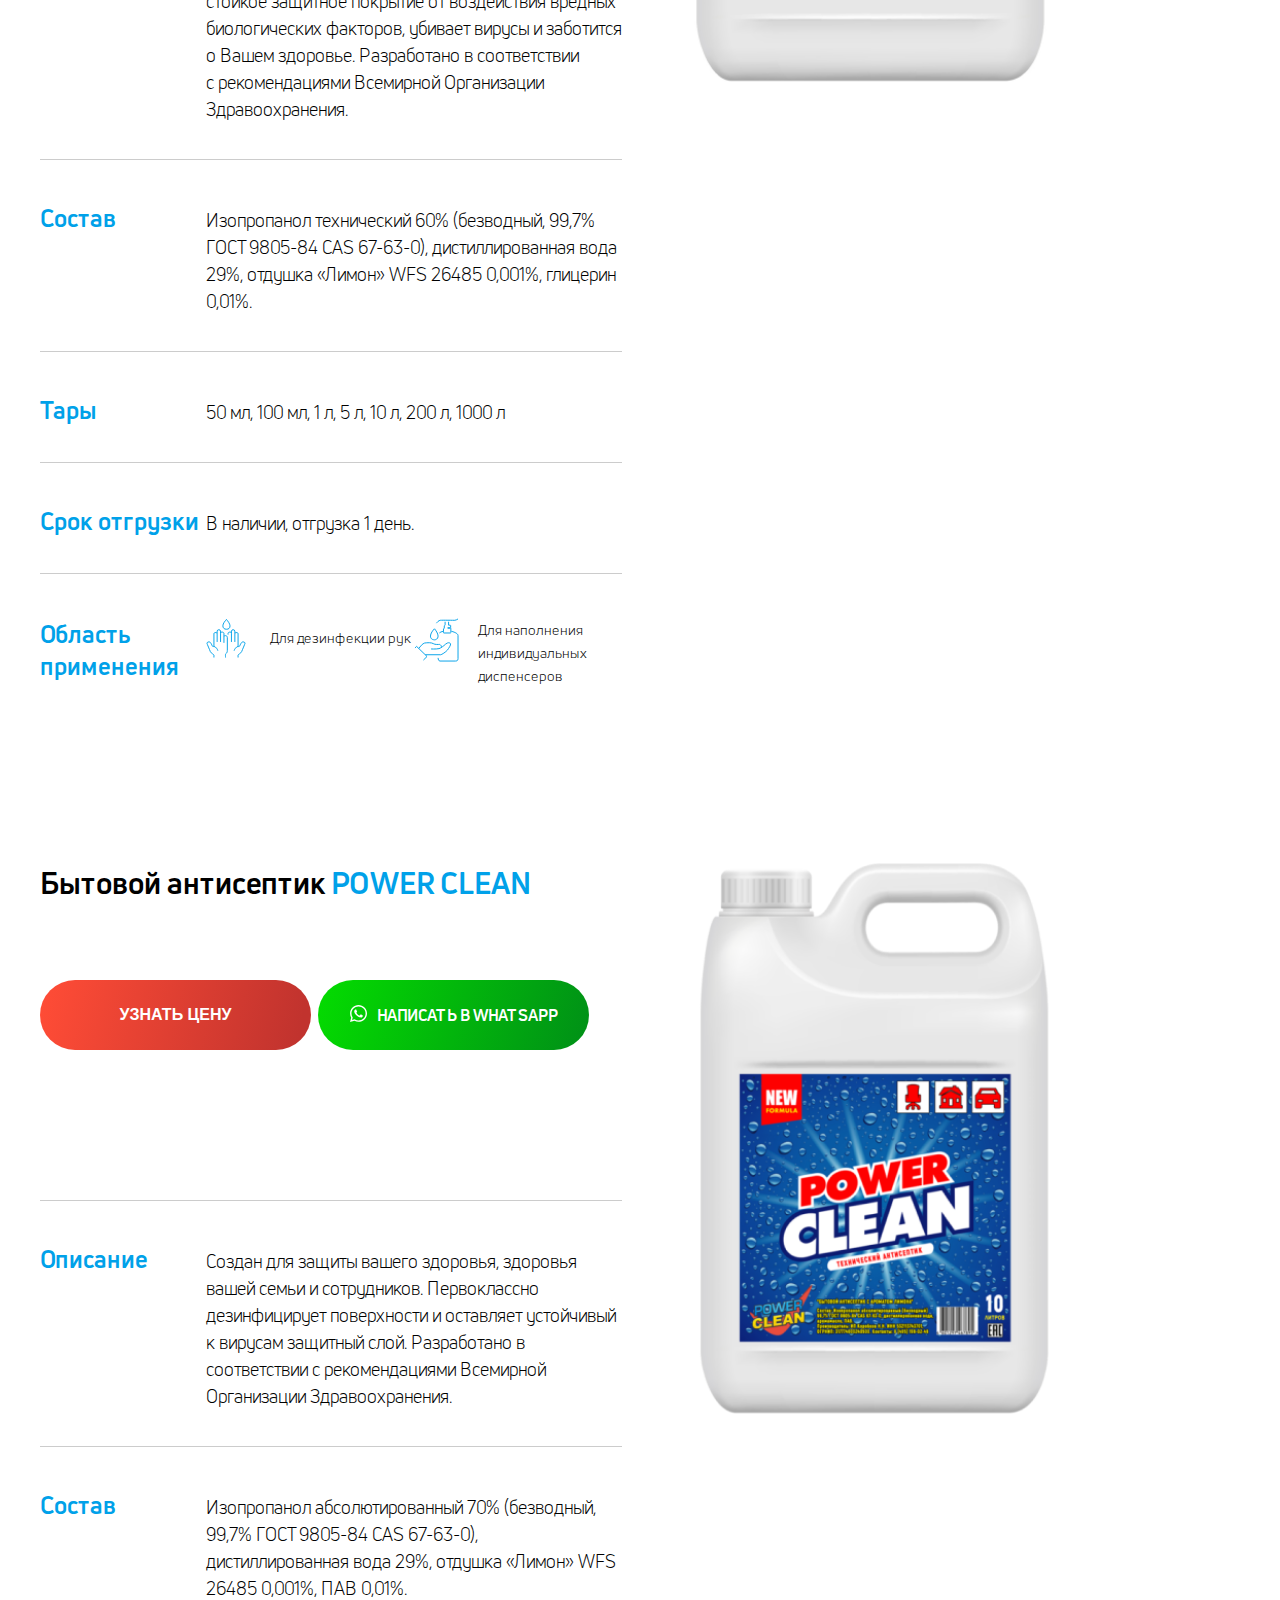
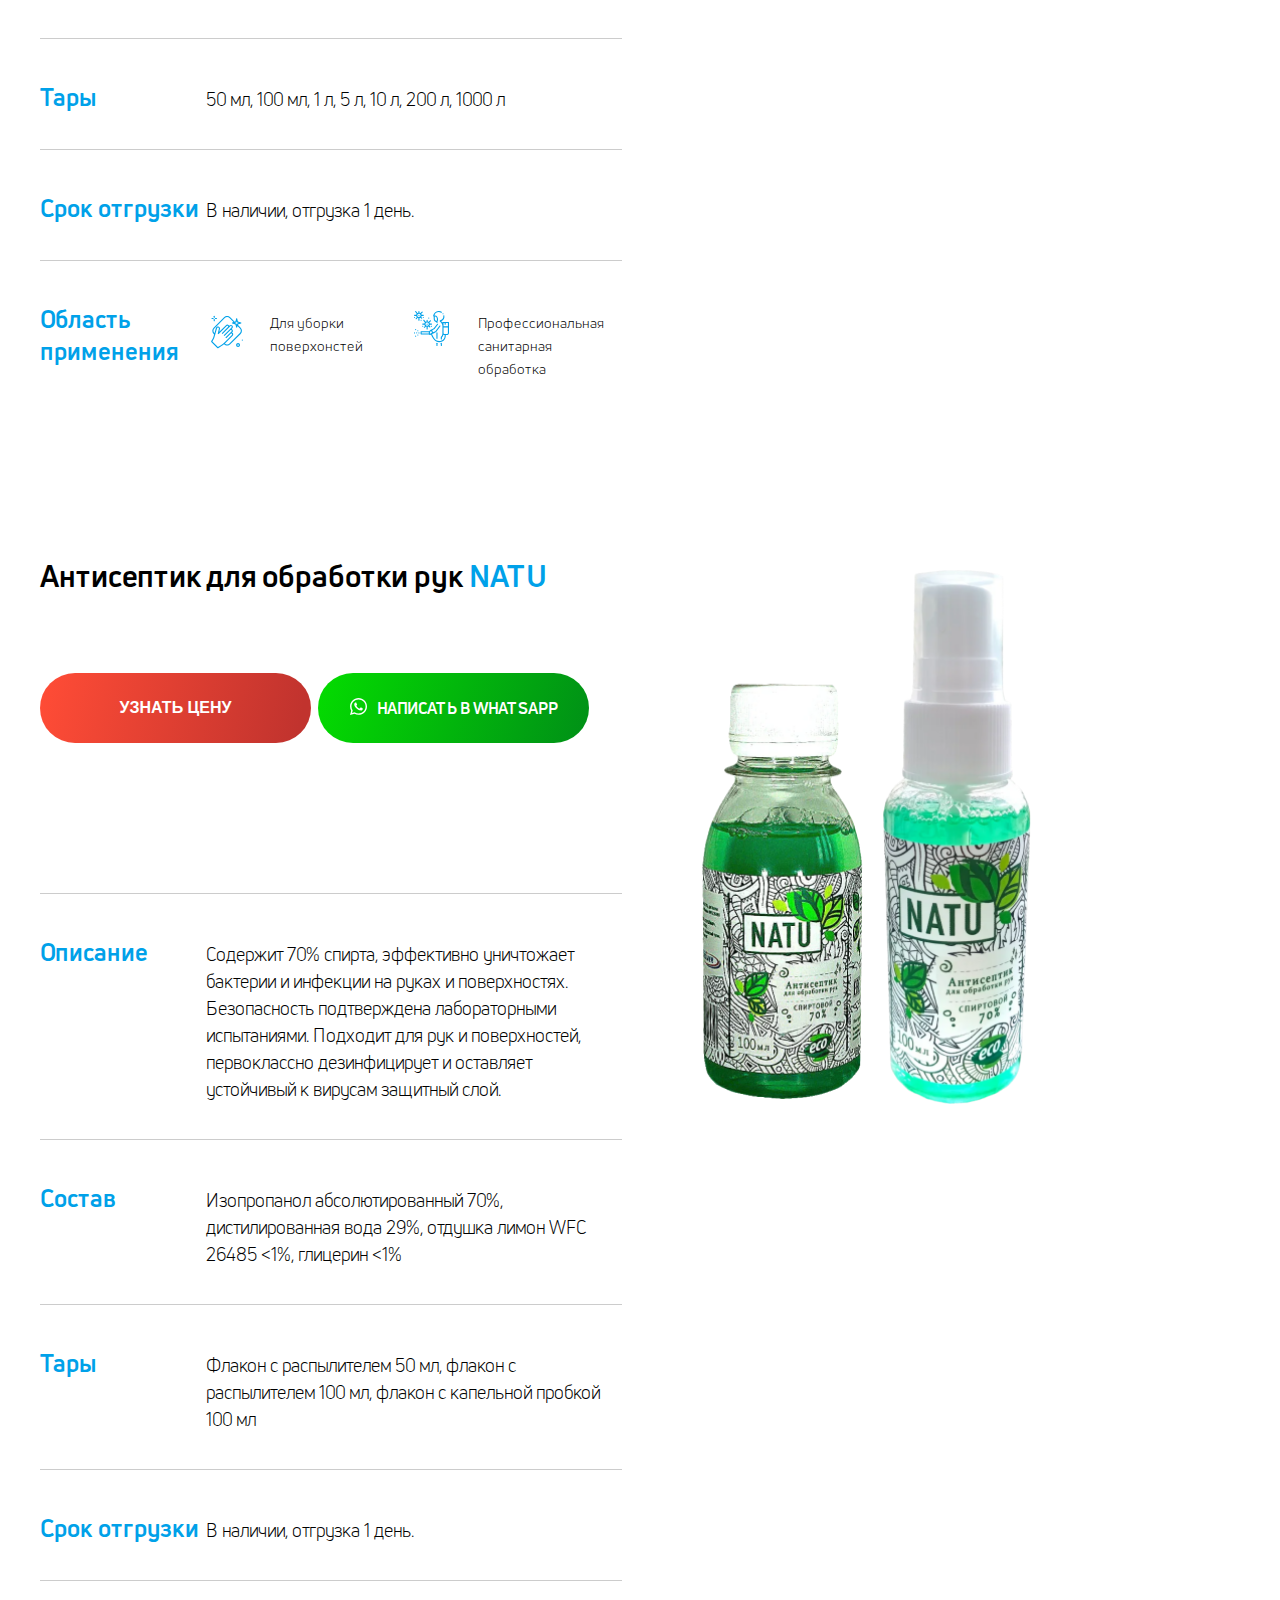
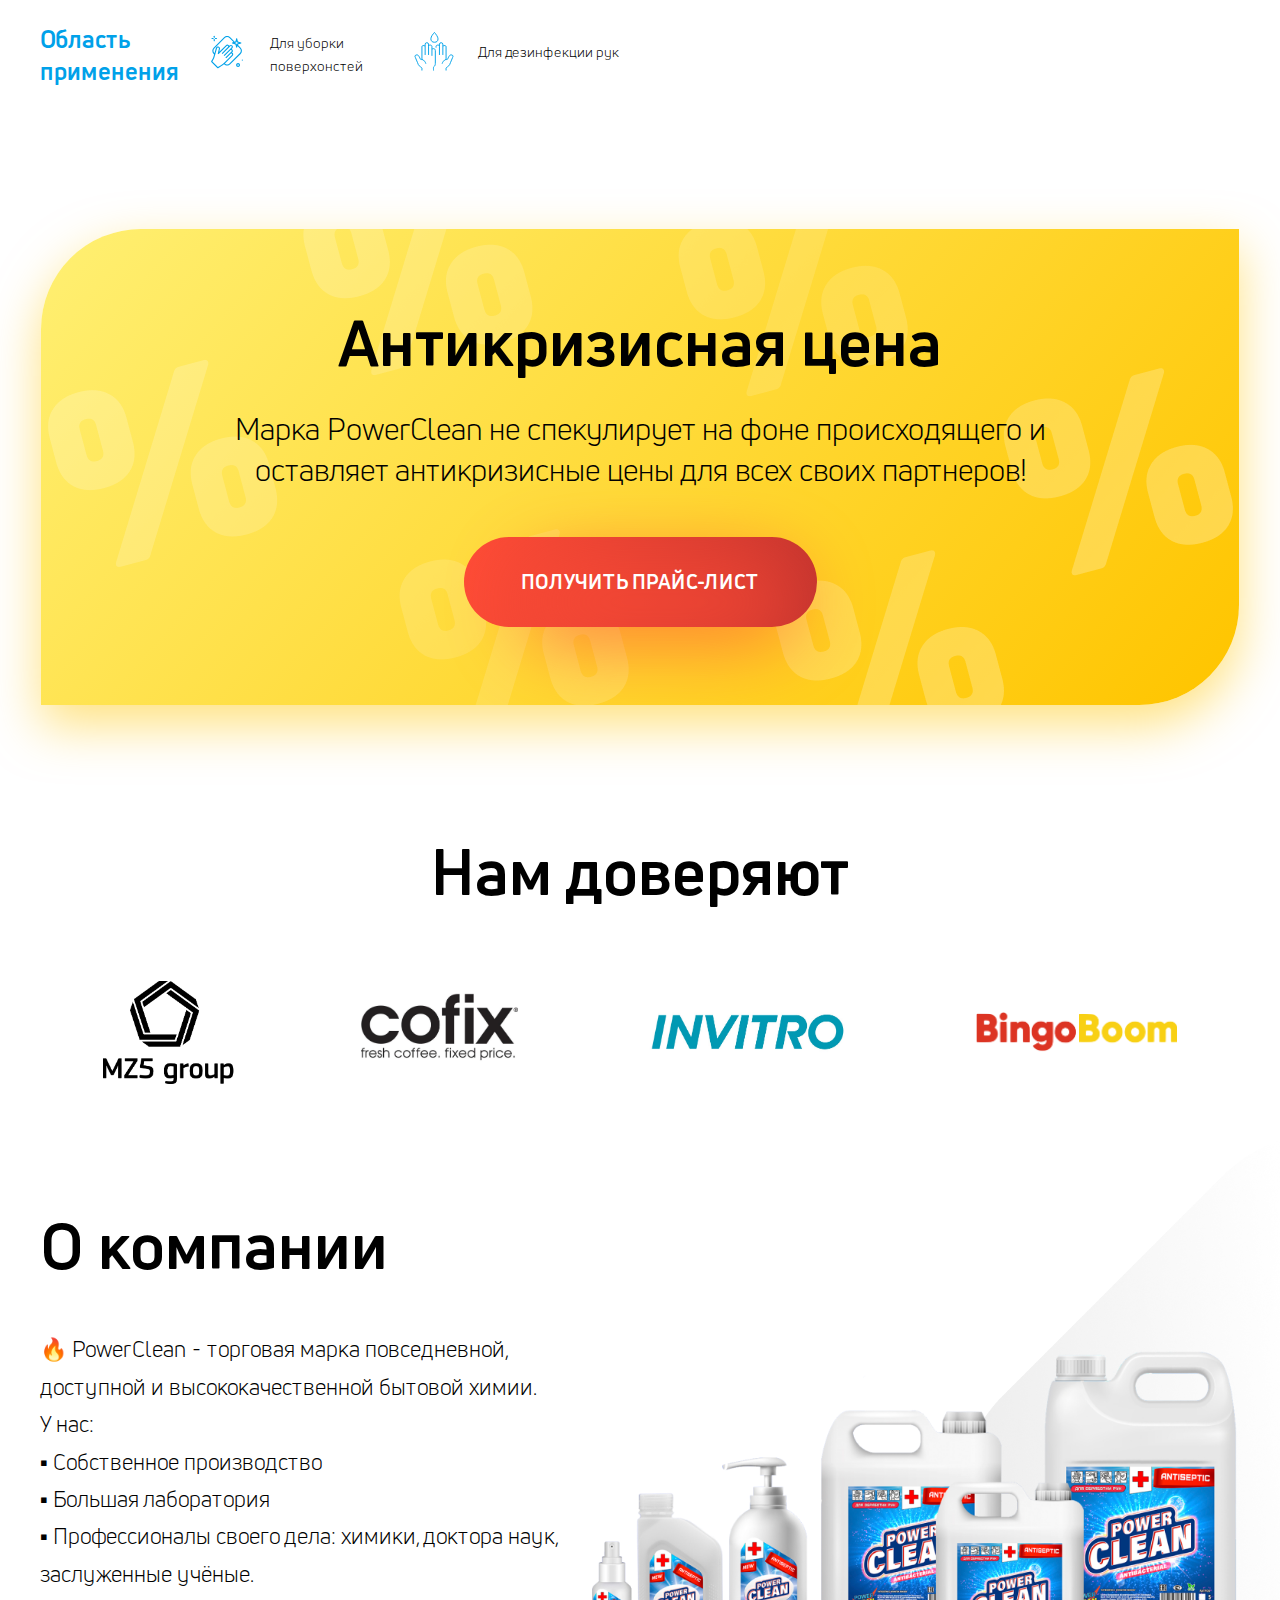
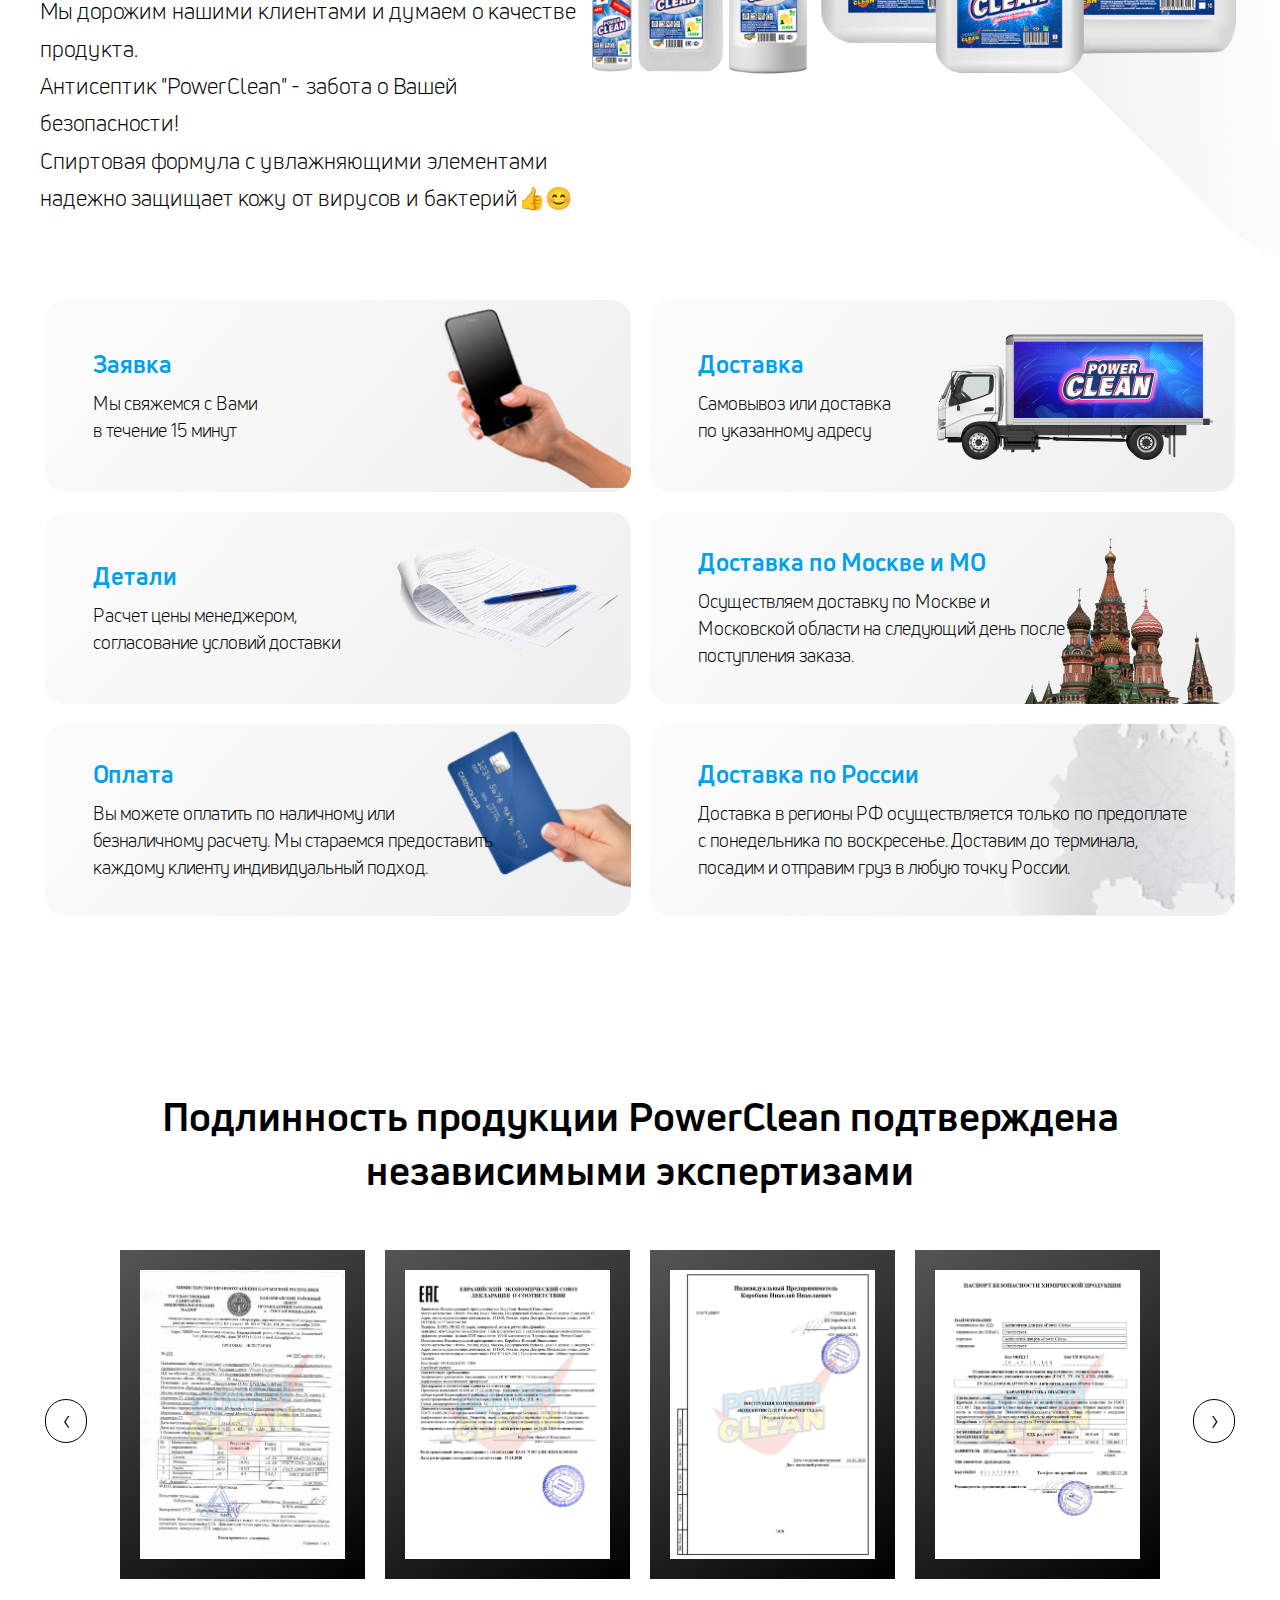
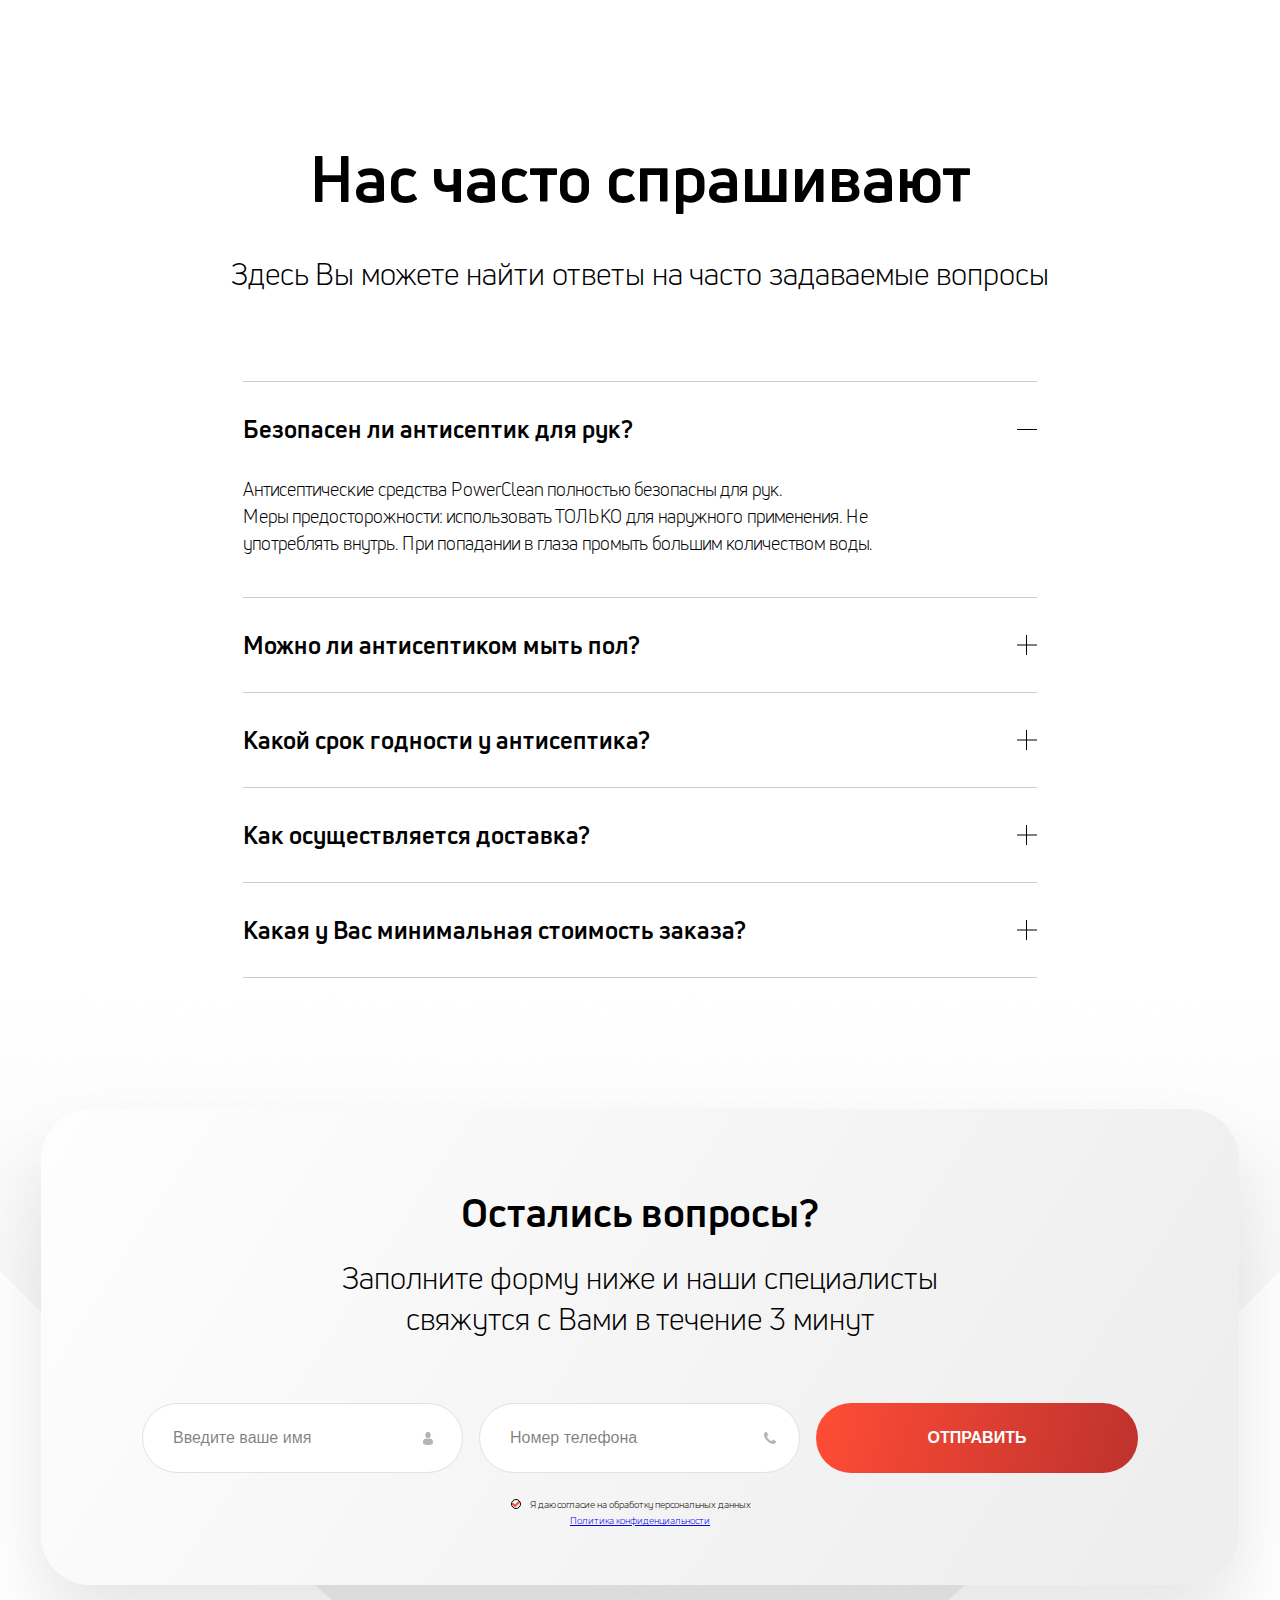
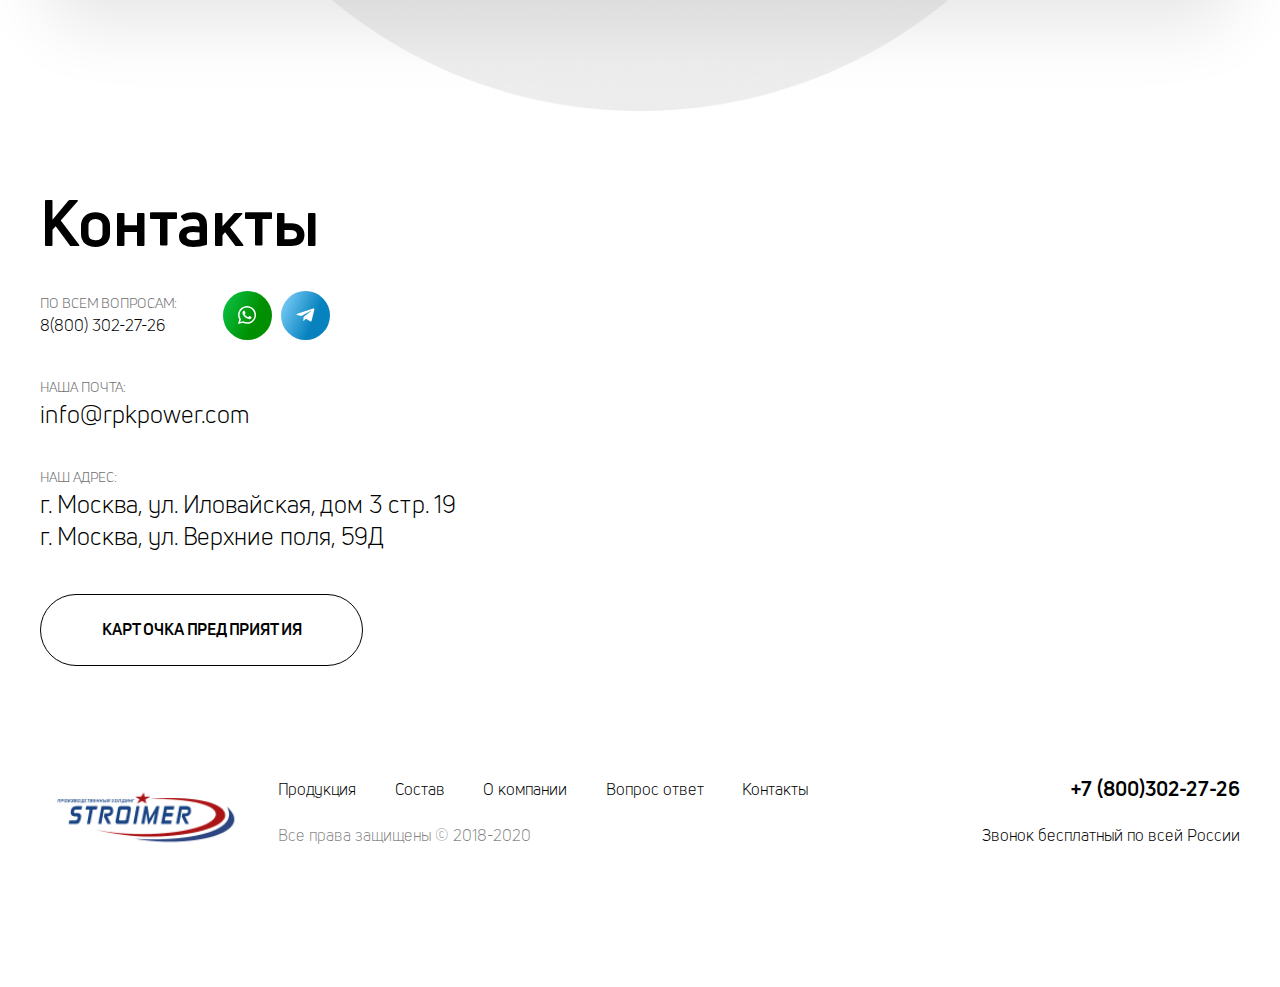
<file: rpkpower/index.html>
<!DOCTYPE html>
<html lang="ru">
<head>
	<meta charset="UTF-8">
	<meta name="viewport" content="width=device-width, initial-scale=1.0">
    <meta http-equiv="X-UA-Compatible" content="ie=edge">
    <link rel="shortcut icon" href="img/favicon/fav64x64.png" type="image/png">
	<link rel="stylesheet" type="text/css" href="css/style.min.css">
	<link rel="stylesheet" type="text/css" href="js/owl-carousel/assets/owl.carousel.min.css">
    <link rel="stylesheet" href="js/owl-carousel/assets/owl.theme.default.min.css">
    <link rel="stylesheet" href="js/fancybox/jquery.fancybox.min.css">
    <script src="https://api-maps.yandex.ru/2.1?apikey=11b9cc39-5bfa-4725-aa96-5f5897fa0327&lang=ru_RU"></script>
	<title>Средства для дезинфекции рук и поверхностей оптом</title>
</head>
<body>
	<header class="page-header">
        <div class="top-line container">
            <button class="top-line__menu-btn" type="button"><span class="visually-hidden">Меню</span></button>
            <div class="top-line__left">
                <a class="top-line__logo" href="/">
                    <img src="img/logotype/logo.png" alt="Логотип Power Clean">
                </a>
                <ul class="top-line__menu">
                    <li><a class="go-to" href="#production">Продукция</a></li>
                    <li><a class="go-to" href="#advantages">Состав</a></li>
                    <li><a class="go-to" href="#about">О компании</a></li>
                    <li><a class="go-to" href="#ask">Вопрос ответ</a></li>
                    <li><a class="go-to" href="#contacts">Контакты</a></li>
                    <ul class="top-line__mnu-contacts">
                        <li class="top-line__mnu-address">Ваше местоположение:<br><span class="accent-text user-city">Москва</span></li>
                        <li class="top-line__mnu-time">Ежедневно с 9:00 до 21:00<br>Приём заявок круглосуточно!</li>
                    </ul>
                    <ul class="top-line__mnu-phone">
                        <li><a href="tel:+78003022726">+7 (800)302-27-26</a></li>
                        <li><button class="open-modal" type="button"><span>заказать звонок</span></button></li>
                    </ul>
                </ul>
            </div>
            <div class="top-line__right">
                <ul class="top-line__contacts">
                    <li class="top-line__address">Ваше местоположение:<br><span class="accent-text user-city">Москва</span></li>
                    <li class="top-line__time">Ежедневно с 9:00 до 21:00<br>Приём заявок круглосуточно!</li>
                </ul>
                <div class="top-line__phone">
                    <a href="tel:+78003022726">+7 (800)302-27-26</a>
                    <button class="open-modal" type="button"><span>заказать звонок</span></button>
                </div>
            </div>
        </div>

        <div class="header-content container">
            <div class="header-content__top">
                <img class="header-content__img" src="img/main-product.png" alt="Продукт Power Clean">

                    <div class="header-content__quality">
                        <img src="img/quality/1.png" alt="">
                        <img src="img/quality/2.png" alt="">
                    </div>

                <div class="header-content__text">
                    <h1 class="header-content__title">Средства для дезинфекции рук и поверхностей<br><span class="accent-text">оптом</span></h1>
                    <p class="header-content__descr">от 200 рублей за литр</p>
                    <button type="button" class="header-content__btn open-modal">Получить ПРАЙС-ЛИСТ</button>
                </div>
            </div>
            <div class="header-content__bottom">
                <p class="header-content__mouse">Листайте вниз</p>
            </div>
        </div>
	</header>

	<main class="page-main">
        <section class="advantages container" id="advantages">
            <ul class="advantages__list">
                <li class="advantages__composition">
                    <h3>Состав</h3>
                    <p>Содержит 70% спирта, эффективно уничтожает бактерии и инфекции на руках и поверхностях.</p>
                </li>
                <li class="advantages__protection">
                    <h3>Защита</h3>
                    <p>Подходит для рук и поверхностей, первоклассно дезинфицирует и оставляет устойчивый к вирусам защитный слой.</p>
                </li>
                <li class="advantages__safe">
                    <h3>Безопасность</h3>
                    <p>Безопасность подтверждена лабораторными испытаниями Госсанэпиднадзора.</p>
                </li>
            </ul>
        </section>

        <section class="production container" id="production">
            <h2 class="production__title">Наша продукция</h2>
            <div class="production__item first">
                <div class="production__img-wrapper">
                    <div class="production__img one" style="background-image: url(img/products/1.png);"></div>
                </div>
                <div class="production__content">
                    <p class="production__descr">Антисептик для обработки рук <span class="accent-text">power clean</span></p>
                    <div class="production__btns">
                        <button class="production__red-btn open-modal" type="button"><span>узнать цену</span></button>
                        <a href="https://wa.me/79120112213?text=Чтобы%20получить%20ПРАЙС-ЛИСТ%20и%20оформить%20заказ%20нажмите%20отправить" class="production__green-btn"><span>НАПИСАТЬ В WHATSAPP</span></a>
                    </div>
                    <ul class="production__specifications">
                        <li>
                            <h3>Описание</h3>
                            <p>Идеально подходит для обработки рук, формирует стойкое защитное покрытие от воздействия вредных биологических факторов, убивает вирусы и заботится о Вашем здоровье. Разработано в соответствии с рекомендациями Всемирной Организации Здравоохранения.</p>
                        </li>
                        <li>
                            <h3>Состав</h3>
                            <p>Изопропанол абсолютированный 70% (безводный, 99,7% ГОСТ 9805-84 CAS 67-63-0), дистиллированная вода 29%, отдушка «Лимон» WFS 26485 0,001%, глицерин 0,01%.</p>
                        </li>
                        <li>
                            <h3>Тары</h3>
                            <p>50 мл, 100 мл, 1 л, 5 л, 10 л, 200 л, 1000 л</p>
                        </li>
                        <li>
                            <h3>Срок отгрузки</h3>
                            <p>В наличии, отгрузка 1 день.</p>
                        </li>
                        <li>
                            <h3>Область применения</h3>
                            <div class="production__wrapper">
                                <ul class="production__usage">
                                    <li>Для дезинфекции рук</li>
                                    <li>Для наполнения индивидуальных диспенсеров</li>
                                </ul>
                            </div>
                        </li>
                    </ul>
                </div>
            </div>
            <div class="production__item second">
                <div class="production__img-wrapper">
                    <div class="production__img two" style="background-image: url(img/products/2.png);"></div>
                </div>
                <div class="production__content">
                    <p class="production__descr">Антисептик для обработки рук <span class="accent-text">Antiseptin</span></p>
                    <div class="production__btns">
                        <button class="production__red-btn open-modal" type="button"><span>узнать цену</span></button>
                        <a href="https://wa.me/79120112213?text=Чтобы%20получить%20ПРАЙС-ЛИСТ%20и%20оформить%20заказ%20нажмите%20отправить" class="production__green-btn"><span>НАПИСАТЬ В WHATSAPP</span></a>
                    </div>
                    <ul class="production__specifications">
                        <li>
                            <h3>Описание</h3>
                            <p>Идеально подходит для обработки рук, формирует стойкое защитное покрытие от воздействия вредных биологических факторов, убивает вирусы и заботится о Вашем здоровье. Разработано в соответствии с рекомендациями Всемирной Организации Здравоохранения.</p>
                        </li>
                        <li>
                            <h3>Состав</h3>
                            <p>Изопропанол технический 60% (безводный, 99,7% ГОСТ 9805-84 CAS 67-63-0), дистиллированная вода 29%, отдушка «Лимон» WFS 26485 0,001%, глицерин 0,01%.</p>
                        </li>
                        <li>
                            <h3>Тары</h3>
                            <p>50 мл, 100 мл, 1 л, 5 л, 10 л, 200 л, 1000 л</p>
                        </li>
                        <li>
                            <h3>Срок отгрузки</h3>
                            <p>В наличии, отгрузка 1 день.</p>
                        </li>
                        <li>
                            <h3>Область применения</h3>
                            <div class="production__wrapper">
                                <ul class="production__usage">
                                    <li>Для дезинфекции рук</li>
                                    <li>Для наполнения индивидуальных диспенсеров</li>
                                </ul>
                            </div>
                        </li>
                    </ul>
                </div>
            </div>
            <div class="production__item third">
                <div class="production__img-wrapper">
                    <div class="production__img three" style="background-image: url(img/products/3.png);"></div>
                </div>
                <div class="production__content">
                    <p class="production__descr">Бытовой антисептик <span class="accent-text">power clean</span></p>
                    <div class="production__btns">
                        <button class="production__red-btn open-modal" type="button"><span>узнать цену</span></button>
                        <a href="https://wa.me/79120112213?text=Чтобы%20получить%20ПРАЙС-ЛИСТ%20и%20оформить%20заказ%20нажмите%20отправить" class="production__green-btn"><span>НАПИСАТЬ В WHATSAPP</span></a>
                    </div>
                    <ul class="production__specifications">
                        <li>
                            <h3>Описание</h3>
                            <p>Создан для защиты вашего здоровья, здоровья вашей семьи и сотрудников. Первоклассно дезинфицирует поверхности и оставляет устойчивый к вирусам защитный слой. Разработано в соответствии с рекомендациями Всемирной Организации Здравоохранения.</p>
                        </li>
                        <li>
                            <h3>Состав</h3>
                            <p>Изопропанол абсолютированный 70% (безводный, 99,7% ГОСТ 9805-84 CAS 67-63-0), дистиллированная вода 29%, отдушка «Лимон» WFS 26485 0,001%, ПАВ 0,01%.</p>
                        </li>
                        <li>
                            <h3>Тары</h3>
                            <p>50 мл, 100 мл, 1 л, 5 л, 10 л, 200 л, 1000 л</p>
                        </li>
                        <li>
                            <h3>Срок отгрузки</h3>
                            <p>В наличии, отгрузка 1 день.</p>
                        </li>
                        <li>
                            <h3>Область применения</h3>
                            <div class="production__wrapper">
                                <ul class="production__usage">
                                    <li>Для уборки поверхонстей</li>
                                    <li>Профессиональная санитарная обработка</li>
                                </ul>
                            </div>
                        </li>
                    </ul>
                </div>
            </div>
            <div class="production__item fourth">
                <div class="production__img-wrapper">
                    <div class="production__img four" style="background-image: url(img/products/4.png);"></div>
                </div>
                <div class="production__content">
                    <p class="production__descr">Антисептик для обработки рук <span class="accent-text">NATU</span></p>
                    <div class="production__btns">
                        <button class="production__red-btn open-modal" type="button"><span>узнать цену</span></button>
                        <a href="https://wa.me/79120112213?text=Чтобы%20получить%20ПРАЙС-ЛИСТ%20и%20оформить%20заказ%20нажмите%20отправить" class="production__green-btn"><span>НАПИСАТЬ В WHATSAPP</span></a>
                    </div>
                    <ul class="production__specifications">
                        <li>
                            <h3>Описание</h3>
                            <p>Содержит 70% спирта, эффективно уничтожает бактерии и инфекции на руках и поверхностях. Безопасность подтверждена лабораторными испытаниями. Подходит для рук и поверхностей, первоклассно дезинфицирует и оставляет устойчивый к вирусам защитный слой.</p>
                        </li>
                        <li>
                            <h3>Состав</h3>
                            <p>Изопропанол абсолютированный 70%, дистилированная вода 29%, отдушка лимон WFC 26485 &lt;1%, глицерин &lt;1%</p>
                        </li>
                        <li>
                            <h3>Тары</h3>
                            <p>Флакон с распылителем 50 мл, флакон с распылителем 100 мл, флакон с капельной пробкой 100 мл</p>
                        </li>
                        <li>
                            <h3>Срок отгрузки</h3>
                            <p>В наличии, отгрузка 1 день.</p>
                        </li>
                        <li>
                            <h3>Область применения</h3>
                            <div class="production__wrapper">
                                <ul class="production__usage">
                                    <li>Для уборки поверхонстей</li>
                                    <li>Для дезинфекции рук</li>
                                </ul>
                            </div>
                        </li>
                    </ul>
                </div>
            </div>
        </section>

        <div class="container offer__wrapper">
            <section class="offer">
                <h2 class="offer__title">Антикризисная цена</h2>
                <p class="offer__descr">Марка PowerClean не спекулирует на фоне происходящего и оставляет антикризисные цены для всех своих партнеров!</p>
                <a href="price.pdf" class="offer__btn" download="">Получить ПРАЙС-ЛИСТ</a>
            </section>
        </div>

        <section class="coop container">
            <h2 class="coop__title">Нам доверяют</h2>
            <ul class="coop__list">
                <li><img src="img/coop/1.png" width="132" height="104" alt=""></li>
                <li><img src="img/coop/2.png" width="157" height="117" alt=""></li>
                <li><img src="img/coop/3.png" width="206" height="206" alt=""></li>
                <li><img src="img/coop/4.png" width="201" height="40" alt=""></li>
            </ul>
        </section>

        <section class="about" id="about">
            <div class="container">
                <div class="about__first">
                    <div class="about__left">
                        <h2 class="about__title">О компании</h2>
                        <p class="about__descr">🔥 PowerClean - торговая марка повседневной, доступной и высококачественной бытовой химии.<br>У нас:<br>&#9642 Собственное производство<br>&#9642 Большая лаборатория<br>&#9642 Профессионалы своего дела: химики, доктора наук, заслуженные учёные.<br>Мы дорожим нашими клиентами и думаем о качестве продукта.<br>Антисептик "PowerClean" - забота о Вашей безопасности!<br>Спиртовая формула с увлажняющими элементами надежно защищает кожу от вирусов и бактерий👍😊</p>
                    </div>
                    <img class="about__img" src="img/main-product.png" alt="Продукт Power Clean">
                </div>
                <ul class="about__list">
                    <li>
                        <h3>Заявка</h3>
                        <p>Мы свяжемся с Вами в течение 15 минут</p>
                    </li>
                    <li>
                        <h3>Доставка</h3>
                        <p>Самовывоз или доставка по указанному адресу</p>
                    </li>
                    <li>
                        <h3>Детали</h3>
                        <p>Расчет цены менеджером, согласование условий доставки</p>
                    </li>
                    <li>
                        <h3>Доставка по Москве и МО</h3>
                        <p>Осуществляем доставку по Москве и Московской области на следующий день после поступления заказа.</p>
                    </li>
                    <li>
                        <h3>Оплата</h3>
                        <p>Вы можете оплатить по наличному или безналичному расчету. Мы стараемся предоставить каждому клиенту индивидуальный подход.</p>
                    </li>
                    <li>
                        <h3>Доставка по России</h3>
                        <p>Доставка в регионы РФ осуществляется только по предоплате с понедельника по воскресенье. Доставим до терминала, посадим и отправим груз в любую точку России.</p>
                    </li>
                </ul>
            </div>
        </section>

        <section class="certificates">
            <h2 class="certificates__title">Подлинность продукции PowerClean подтверждена независимыми экспертизами</h2>
            <div class="certificates__carousel-wrapper">
                <div class="owl-carousel certificates__list owl-theme">
                    <a class="item" data-fancybox="certificates" href="img/certificate/1.jpg"><img src="img/certificate/1.jpg" alt=""></a>
                    <a class="item" data-fancybox="certificates" href="img/certificate/2.jpg"><img src="img/certificate/2.jpg" alt=""></a>
                    <a class="item" data-fancybox="certificates" href="img/certificate/3.jpg"><img src="img/certificate/3.jpg" alt=""></a>
                    <a class="item" data-fancybox="certificates" href="img/certificate/4.jpg"><img src="img/certificate/4.jpg" alt=""></a>
                    <a class="item" data-fancybox="certificates" href="img/certificate/5.jpg"><img src="img/certificate/5.jpg" alt=""></a>
                    <a class="item" data-fancybox="certificates" href="img/certificate/6.jpg"><img src="img/certificate/6.jpg" alt=""></a>
                </div>
            </div>
        </section>

        <section class="ask container" id="ask">
            <h2 class="ask__title">Нас часто спрашивают</h2>
            <p class="ask__descr">Здесь Вы можете найти ответы на часто задаваемые вопросы</p>
            <ul class="ask__accordion">
                <li class="active">
                    <h3>Безопасен ли антисептик для рук?</h3>
                    <p>Антисептические средства PowerClean полностью безопасны для рук.<br>Меры предосторожности: использовать ТОЛЬКО для наружного применения. Не употреблять внутрь. При попадании в глаза промыть большим количеством воды.</p>
                </li>
                <li>
                    <h3>Можно ли антисептиком мыть пол?</h3>
                    <p>Да, включая места общего пользования: комнаты приема пищи, отдыха, туалетные комнаты, комнаты и оборудование для занятия спортом и т.п.<br>Также подходит для обработки поверхностей, например, дверных ручек, выключателей, поручней и перил.</p>
                </li>
                <li>
                    <h3>Какой срок годности у антисептика?</h3>
                    <p>Срок годности антисептика PowerClean 5 лет от даты изготовления (при соблюдении условий транспортировки и хранения).</p>
                </li>
                <li>
                    <h3>Как осуществляется доставка?</h3>
                    <p>Доставка осуществляется по всей России, доставка до терминала ТК бесплатно.<br>Доставка по г. Москва осуществляется в течение 1-2 рабочих дней после согласования заказа в зависимости от зоны доставки.</p>
                </li>
                <li>
                    <h3>Какая у Вас минимальная стоимость заказа?</h3>
                    <p>Минимальная сумма заказа 2 000 рублей.</p>
                </li>
            </ul>
        </section>

        <section class="form" id="form">
            <div class="container">
                <div class="form__content">
                    <h3 class="form__title">Остались вопросы?</h3>
                    <p class="form__descr">Заполните форму ниже и наши специалисты свяжутся с Вами в течение 3 минут</p>
        
                    <form action="send.php" method="POST" class="form__form">
                        <div class="form__wrapper">
                            <label class="form__name-wrapper"><input type="text" name="form-name" placeholder="Введите ваше имя" required=""></label>
                            <label class="form__phone-wrapper"><input type="tel" name="form-phone" placeholder="Номер телефона" required=""></label>
                            <button type="subbmit">Отправить</button>
                        </div>
                        <input type="checkbox" id="popup-check" checked="" required="">
                        <label class="form__check" for="popup-check">Я даю согласие на обработку персональных данных</label>
                        <a class="form__conf" href="#">Политика конфиденциальности</a>
                    </form>
                </div>
            </div>
        </section>

        <section class="contacts container" id="contacts">
            <div class="contacts__left">
                <h2 class="contacts__title">Контакты</h2>
                <ul class="contacts__list">
                    <li>
                        <div class="contacts__container">
                            <h3>По всем вопросам:</h3>
                            <a href="tel:+78003022726">8(800) 302-27-26</a>
                        </div>
                        <div class="contacts__btns">
                            <a href="https://wa.me/79120112213?text=Чтобы%20получить%20ПРАЙС-ЛИСТ%20и%20оформить%20заказ%20нажмите%20отправить" class="contacts__whatsapp"><span class="visually-hidden">Whatsapp</span></a>
                            <a href="tg://resolve?domain=powerclean" class="contacts__telegram"><span class="visually-hidden">Telegram</span></a>
                        </div>
                    </li>
                    <li>
                        <h3>Наша почта:</h3>
                        <p>info@rpkpower.com</p>
                    </li>
                    <li>
                        <h3>Наш адрес:</h3>
                        <p>г. Москва, ул. Иловайская, дом 3 стр. 19<br>г. Москва, ул. Верхние поля, 59Д</p>
                    </li>
                </ul>
                <a class="contacts__btn" href="card.pdf" download="">Карточка предприятия</a>
            </div>
            <div class="contacts__map">
                <iframe src="https://yandex.ru/map-widget/v1/?um=constructor%3A1f5785079864f97d59d06da268c8958edc044fcd9d10603c98ef451fe40e3bea&amp;source=constructor" width="100%" height="460" frameborder="0"></iframe>
            </div>
        </section>
    </main>

    <section class="success" style="display: none;">
        <div class="success__content">
            <h2 class="success__title">Спасибо! Наш менеджер скоро с вами свяжется.</h2>
            <button class="success__close" type="button"><span class="visually-hidden">Закрыть окно</span></button>
        </div>
    </section>

    <section class="popup">
        <div class="popup__wrapper">
        </div>
        <div class="popup__content">
            <div class="popup__form">
                <h2 class="popup__title"><b>Оставьте заявку</b> и мы свяжемся с Вами в ближайшее время</h2>
                 <form action="send.php" method="POST" class="form__form">
                    <div class="form__wrapper">
                        <label class="form__name-wrapper"><input type="text" name="form-name" placeholder="Введите ваше имя" required=""></label>
                        <label class="form__phone-wrapper"><input type="tel" name="form-phone" placeholder="Номер телефона" required=""></label>
                        <button type="subbmit">Отправить</button>
                    </div>
                    <input type="checkbox" id="popup-check" checked="" required="">
                    <label class="form__check" for="popup-check">Я даю согласие на обработку персональных данных</label>
                    <a class="form__conf" href="#">Политика конфиденциальности</a>
                </form>
            </div>
            <button class="popup__close" type="button"><span class="visually-hidden">Закрыть модальное окно</span></button>
            <div class="popup__success" style="display: none;">
                <p class="popup__title" style="text-align:center;">Заявка успешно отправлена!</p>
            </div>
        </div>
    </section>
    
	<footer class="page-footer">
        <div class="container">
            <div class="page-footer__left">
                <a class="page-footer__logo" href="#">
                    <img src="img/logotype/logo.png" width="112" height="94" alt="Логотип Power Clean">
                </a>
                <ul class="page-footer__list">
                    <li><a class="go-to" href="#production">Продукция</a></li>
                    <li><a class="go-to" href="#advantages">Состав</a></li>
                    <li><a class="go-to" href="#about">О компании</a></li>
                    <li><a class="go-to" href="#ask">Вопрос ответ</a></li>
                    <li><a class="go-to" href="#contacts">Контакты</a></li>
                </ul>
            </div>
            <div class="page-footer__right">
                <a class="page-footer__phone" href="tel:+78003022726">+7 (800)302-27-26</a>
                <p class="page-footer__descr">Звонок бесплатный по всей России</p>
            </div>
            <p class="copyright">Все права защищены © 2018-2020</p>
        </div>
    </footer>

    <script src="https://ajax.googleapis.com/ajax/libs/jquery/3.4.1/jquery.min.js"></script>
    <script src="https://api-maps.yandex.ru/2.0/?load=package.full&lang=ru-RU" type="text/javascript"></script>
    <script type="text/javascript">
        $(document).ready(function(){
            ymaps.ready(function(){
                var geolocation = ymaps.geolocation;
                $('.user-city').html(geolocation.city);
            });
        });
    </script>
    <script src="http://api-maps.yandex.ru/2.0-stable/?load=package.standard&lang=ru-RU" type="text/javascript"></script>
    <script src="js/fancybox/jquery.fancybox.min.js"></script>
	<script src="js/owl-carousel/owl.carousel.min.js"></script>
	<script src="js/mask.js"></script>
	<script src="js/modal-send.js"></script>
	<script src="js/scripts.min.js"></script>
</body>
</html>
</file>
<file: acrolic/css/style.min.css>
@font-face{font-family:roboto-d;font-weight:400;font-style:normal;src:url(../fonts/RobotoRegular/RobotoRegular.eot);src:url(../fonts/RobotoRegular/RobotoRegular.eot?#iefix) format("embedded-opentype"),url(../fonts/RobotoRegular/RobotoRegular.woff) format("woff"),url(../fonts/RobotoRegular/RobotoRegular.ttf) format("truetype")}@font-face{font-family:roboto-d;font-weight:400;font-style:italic;src:url(../fonts/RobotoRegularItalic/RobotoRegularItalic.eot);src:url(../fonts/RobotoRegularItalic/RobotoRegularItalic.eot?#iefix) format("embedded-opentype"),url(../fonts/RobotoRegularItalic/RobotoRegularItalic.woff) format("woff"),url(../fonts/RobotoRegularItalic/RobotoRegularItalic.ttf) format("truetype")}@font-face{font-family:roboto-d;font-weight:300;font-style:normal;src:url(../fonts/RobotoLight/RobotoLight.eot);src:url(../fonts/RobotoLight/RobotoLight.eot?#iefix) format("embedded-opentype"),url(../fonts/RobotoLight/RobotoLight.woff) format("woff"),url(../fonts/RobotoLight/RobotoLight.ttf) format("truetype")}@font-face{font-family:roboto-d;font-weight:700;font-style:normal;src:url(../fonts/RobotoBold/RobotoBold.eot);src:url(../fonts/RobotoBold/RobotoBold.eot?#iefix) format("embedded-opentype"),url(../fonts/RobotoBold/RobotoBold.woff) format("woff"),url(../fonts/RobotoBold/RobotoBold.ttf) format("truetype")}body{min-width:320px;margin:0;padding:0;font-family:roboto-d,Arial,sans-serif;font-size:12px;font-style:normal;line-height:180%;color:#000;background-color:#fff}img{width:100%;height:auto}button:focus{outline:0}.container{width:auto;max-width:500px;padding:0 20px;margin:0 auto}.visually-hidden:not(:focus):not(:active),input[type=checkbox].visually-hidden,input[type=radio].visually-hidden{position:absolute;width:1px;height:1px;margin:-1px;border:0;padding:0;white-space:no-wrap;-webkit-clip-path:inset(100%);clip-path:inset(100%);overflow:hidden}@media (min-width:1200px){body{font-size:16px}.container{padding:0 83px;max-width:none}}@media (min-width:1920px){.container{margin:0;padding:0 360px}}.page-header{position:relative;padding-bottom:58px;background-color:#e5e5dc}.page-header__title{margin:0;margin-bottom:18px;font-size:38px;line-height:45px;font-weight:700}@media (min-width:320px) and (max-width:440px){.page-header__title{font-size:-webkit-calc(28px + (35 - 28) * ((100vw - 320px)/ (440 - 320)));font-size:calc(28px + (35 - 28) * ((100vw - 320px)/ (440 - 320)));line-height:-webkit-calc(38px + (50 - 38) * ((100vw - 320px)/ (440 - 320)));line-height:calc(38px + (50 - 38) * ((100vw - 320px)/ (440 - 320)))}}.page-header__title.mobile-hidden{display:none}.page-header__descr{margin-bottom:36px;font-size:14px;line-height:160%}.page-header__open-modal{display:-webkit-box;display:-webkit-flex;display:-ms-flexbox;display:flex;-webkit-box-pack:center;-webkit-justify-content:center;-ms-flex-pack:center;justify-content:center;-webkit-box-align:center;-webkit-align-items:center;-ms-flex-align:center;align-items:center;width:100%;min-height:73px;font-size:16px;line-height:19px;font-weight:700;text-align:center;text-transform:uppercase;letter-spacing:.05em;color:#fff;border:none;background-color:#e75b4d;border-radius:100px;cursor:pointer}.page-header__open-modal:focus,.page-header__open-modal:hover{background-color:#fd786a}.page-header__open-modal:active{background-color:#ff9388}@media (min-width:1200px){.page-header{padding-bottom:131px;background-color:#e5e5dc;background-image:url(../img/bg.png);background-size:cover;background-position:right center;background-repeat:no-repeat}.page-header__title{width:700px;padding-top:183px;margin-bottom:30px;font-size:70px;line-height:80px}.page-header__title.mobile-hidden{display:block}.page-header__title.desct-hidden{display:none}.page-header__descr{width:731px;margin-bottom:38px;font-size:22px;line-height:160%}.page-header__open-modal{width:272px}}@media (min-width:1920px){.page-header__title{width:900px;margin-bottom:45px;font-size:90px;line-height:105px}.page-header__descr{margin-bottom:48px;font-size:24px}}.top-line{display:-webkit-box;display:-webkit-flex;display:-ms-flexbox;display:flex;-webkit-box-pack:justify;-webkit-justify-content:space-between;-ms-flex-pack:justify;justify-content:space-between;-webkit-box-align:center;-webkit-align-items:center;-ms-flex-align:center;align-items:center;padding-top:19px;padding-bottom:19px;margin-bottom:32px}.top-line__left{display:-webkit-box;display:-webkit-flex;display:-ms-flexbox;display:flex;-webkit-box-align:center;-webkit-align-items:center;-ms-flex-align:center;align-items:center}.top-line__hamburger{width:14px;height:9px;margin-right:26px;border:none;background-color:transparent;background-size:contain;background-position:center;background-repeat:no-repeat;z-index:2;cursor:pointer}.top-line__logo{display:block;text-decoration:none}.top-line__logo img{display:block;width:109px;height:19px}.top-line__mnu{margin:0;padding:0;list-style:none;position:absolute;top:0;left:0;display:none;width:100%;padding-top:58px;background-color:#41444b}.top-line__mnu li{border-top:1px solid rgba(255,255,255,.2)}.top-line__mnu li a{display:block;max-width:500px;margin:0 auto;padding:14px 20px;font-size:14px;line-height:16px;color:#fff;text-decoration:none;-webkit-transition:color .25s ease;-o-transition:color .25s ease;transition:color .25s ease}.top-line__mnu li a:focus,.top-line__mnu li a:hover{color:#e75b4d;outline:0}.top-line__mnu li a:active{color:#ff9388}.top-line__mnu--open{display:block}.top-line__phone{width:19px;height:19px;text-decoration:none;color:inherit;background-image:url(../img/icons/phone.svg);background-size:contain;background-position:center;background-repeat:no-repeat}.top-line__phone span{display:none}@media (min-width:1200px){.top-line{position:absolute;top:0;left:0;z-index:5;width:100%;padding-top:43px;padding-bottom:43px;padding-right:83px;padding-left:83px;margin-bottom:72px;-webkit-box-sizing:border-box;box-sizing:border-box;-webkit-transition:all .25s ease;-o-transition:all .25s ease;transition:all .25s ease}.top-line--fixed{position:fixed;padding-top:17px;padding-bottom:19px;background-color:#fff}.top-line--fixed>.top-line__phone span{color:#000}.top-line__hamburger{display:none}.top-line__logo{display:block;margin-right:20px}.top-line__logo img{width:150px;height:25px}.top-line__mnu{position:relative;display:-webkit-box;display:-webkit-flex;display:-ms-flexbox;display:flex;-webkit-flex-wrap:wrap;-ms-flex-wrap:wrap;flex-wrap:wrap;width:auto;padding-top:0;background-color:transparent}.top-line__mnu li{display:inline-block;margin-right:20px;border:none}.top-line__mnu li:last-of-type{margin-right:0}.top-line__mnu li a{padding:0;margin:0;max-width:none;font-size:14px;line-height:16px;color:#000}.top-line__phone{width:auto;height:auto;padding-left:28px;margin-left:20px;background-image:url(../img/icons/phone.svg);background-size:19px 19px;background-position:left center;background-repeat:no-repeat}.top-line__phone span{display:block;font-size:16px;line-height:20px;font-weight:700;text-align:right;color:#e0e0e0}}@media (min-width:1920px){.top-line{padding-right:360px;padding-left:360px}.top-line__logo img{width:176px;height:30px}.top-line__mnu li{margin-right:31px}.top-line__phone{padding-left:35px}.top-line__phone span{font-size:24px;line-height:28px;color:#20252c}}.services{padding-top:36px;padding-bottom:47px}.services__list{margin:0;padding:0;list-style:none}.services__list li{position:relative;min-height:43px;margin-bottom:20px;padding-left:73px;font-size:12px;line-height:160%}.services__list li::before{content:'';position:absolute;top:0;left:0;display:inline-block;width:43px;height:43px;-webkit-box-sizing:border-box;box-sizing:border-box;border:3px solid #e75b4d;border-radius:100px;background-position:center;background-repeat:no-repeat}.services__list .services__item--consult::before{background-image:url(../img/icons/consult.svg);background-size:21px 21px}.services__list .services__item--conf::before{background-image:url(../img/icons/conf.svg);background-size:20px 22px}.services__list .services__item--documents::before{background-image:url(../img/icons/documents.svg);background-size:17px 17px}@media (min-width:1200px){.services{padding-top:114px;padding-bottom:123px}.services__list{display:-webkit-box;display:-webkit-flex;display:-ms-flexbox;display:flex;-webkit-box-pack:justify;-webkit-justify-content:space-between;-ms-flex-pack:justify;justify-content:space-between;max-width:1200px;margin-right:auto;margin-left:auto}.services__list li{width:30%;margin-bottom:0;padding-left:0;padding-top:173px;font-size:22px;line-height:160%}.services__list li::before{width:147px;height:147px}.services__list .services__item--consult::before{background-size:75px 75px}.services__list .services__item--conf::before{background-size:72px 77px}.services__list .services__item--documents::before{background-size:60px 60px}}.test{padding-top:44px;padding-bottom:48px;color:#fff;background-color:#191919}.test__title{margin:0;margin-bottom:28px;font-size:30px;line-height:35px;font-weight:700}.test__descr{margin:0}@media (min-width:1200px){.test{padding-top:162px;padding-bottom:132px;background-image:url(../img/bg-test.jpg);background-size:cover;background-position:center;background-repeat:no-repeat}.test__title{width:334px;margin-bottom:30px;font-size:55px;line-height:64px}.test__descr{width:485px;font-size:16px;line-height:180%}}.test-items__list{margin:0;padding:0;list-style:none}.test-items__list>li{padding-top:50px;padding-bottom:55px}.test-items__list>li:nth-child(2n){background-color:#f7f7f7}.test-items__list>li:nth-child(1){padding-top:105px;padding-bottom:68px}.test-items__list>li:nth-child(2){padding-top:49px;padding-bottom:48px}.test-items__list>li:nth-child(2) img{margin-bottom:17px}.test-items__list>li:nth-child(3){padding-top:48px;padding-bottom:56px}.test-items__list>li:nth-child(3) img{margin-bottom:27px}.test-items__list>li:nth-child(4){padding-top:57px;padding-bottom:45px}.test-items__list>li:nth-child(4) img{margin-bottom:32px}.test-items__list>li:nth-child(5){padding-top:54px;padding-bottom:55px}.test-items__list>li:nth-child(5) img{max-width:196px;margin-bottom:32px}.test-items__list>li:nth-child(6){padding-top:40px;padding-bottom:48px}.test-items__list>li:nth-child(6) img{margin-bottom:12px}.test-items__list>li:nth-child(7){padding-top:61px;padding-bottom:90px}.test-items__list>li:nth-child(7) img{max-width:224px;margin-bottom:26px}.test-items__list>li img{display:block;margin-bottom:30px;max-width:300px;margin-right:auto;margin-left:auto}.test-items__list ul{margin:0;margin-top:17px;padding:0;list-style:none}.test-items__list ul>li{position:relative;margin-bottom:18px;padding-left:25px}.test-items__list ul>li::before{content:'';position:absolute;top:7px;left:0;width:5px;height:5px;background-color:#e75b4d;border-radius:10px}.test-items__list ul>li:last-of-type{margin-bottom:0}.test-items__order{display:block;margin-bottom:10px;font-size:50px;line-height:140%;font-weight:300;color:#e75b4d}.test-items__title{margin-bottom:16px;font-size:20px;line-height:140%;font-weight:700}@media (min-width:1200px){.test-items__list>li .container{display:-webkit-box;display:-webkit-flex;display:-ms-flexbox;display:flex;-webkit-box-orient:horizontal;-webkit-box-direction:normal;-webkit-flex-direction:row;-ms-flex-direction:row;flex-direction:row;-webkit-box-align:center;-webkit-align-items:center;-ms-flex-align:center;align-items:center;-webkit-box-pack:justify;-webkit-justify-content:space-between;-ms-flex-pack:justify;justify-content:space-between}.test-items__list>li:nth-child(even){background-color:#f7f7f7}.test-items__list>li:nth-child(odd) .container{-webkit-box-orient:horizontal;-webkit-box-direction:reverse;-webkit-flex-direction:row-reverse;-ms-flex-direction:row-reverse;flex-direction:row-reverse}.test-items__list>li:nth-child(1){padding-top:75px;padding-bottom:98px}.test-items__list>li:nth-child(1) .test-items__content{width:44%;max-width:529px}.test-items__list>li:nth-child(1) img{width:60%;max-width:817px;margin:0;margin-right:-80px}.test-items__list>li:nth-child(2){padding-top:47px;padding-bottom:59px}.test-items__list>li:nth-child(2) .test-items__content{width:53%;max-width:645px}.test-items__list>li:nth-child(2) img{width:47%;max-width:568px;margin:0;margin-left:-60px}.test-items__list>li:nth-child(3){padding-top:81px;padding-bottom:125px}.test-items__list>li:nth-child(3) .test-items__content{width:50%;max-width:655px}.test-items__list>li:nth-child(3) img{width:50%;max-width:600px;margin:0;margin-right:-60px}.test-items__list>li:nth-child(4){padding-top:76px;padding-bottom:125px}.test-items__list>li:nth-child(4) .test-items__content{width:54%;max-width:655px}.test-items__list>li:nth-child(4) img{width:50%;max-width:674px;margin:0;margin-left:-80px}.test-items__list>li:nth-child(5){padding-top:76px;padding-bottom:125px}.test-items__list>li:nth-child(5) .test-items__content{width:52%;max-width:630px}.test-items__list>li:nth-child(5) img{width:47%;max-width:570px;margin:0;margin-right:-40px}.test-items__list>li:nth-child(6){padding-top:58px;padding-bottom:95px}.test-items__list>li:nth-child(6) .test-items__content{width:49%;max-width:590px}.test-items__list>li:nth-child(6) img{width:42%;max-width:510px;margin-bottom:0;margin-left:-40px;margin-right:0}.test-items__list>li:nth-child(7){padding-top:75px;padding-bottom:146px}.test-items__list>li:nth-child(7) .test-items__content{width:49%;max-width:590px}.test-items__list>li:nth-child(7) img{width:44%;max-width:532px;margin-bottom:0;margin-right:20px}.test-items__list>li img{display:block;margin-bottom:30px;max-width:none;margin-right:auto;margin-left:auto}.test-items__content{width:590px}.test-items__title{margin-bottom:30px;font-size:30px;line-height:120%}}@media (min-width:1440px){.test-items__list>li .container{-webkit-box-align:center;-webkit-align-items:center;-ms-flex-align:center;align-items:center;-webkit-box-pack:center;-webkit-justify-content:center;-ms-flex-pack:center;justify-content:center}.test-items__list>li:nth-child(1) .test-items__content{margin-right:79px}.test-items__list>li:nth-child(2) .test-items__content{margin-left:144px}.test-items__list>li:nth-child(3) .test-items__content{margin-right:116px}.test-items__list>li:nth-child(4) .test-items__content{margin-left:108px}.test-items__list>li:nth-child(5) .test-items__content{margin-right:94px}.test-items__list>li:nth-child(6) .test-items__content{margin-left:166px}.test-items__list>li:nth-child(7) .test-items__content{margin-right:52px}.test-items__list>li:nth-child(7) img{margin-right:0}.test-items__list>li img{display:block;margin-bottom:30px;max-width:none;margin-right:auto;margin-left:auto}}.thermography{padding-top:50px;padding-bottom:44px;background-color:#f7f7f7}.thermography__title{margin:0;margin-bottom:16px;font-size:30px;line-height:35px;font-weight:700}.thermography__descr{margin:0}@media (min-width:1200px){.thermography{padding-top:178px;padding-bottom:178px;background-image:url(../img/bg-thermography.png);background-size:cover;background-position:center}.thermography__title{width:490px;margin-bottom:30px;font-size:55px;line-height:64px}.thermography__descr{width:511px;font-size:16px;line-height:180%}}.thermography-items__list{margin:0;padding:0;list-style:none}.thermography-items__list>li{padding-top:59px;padding-bottom:64px}.thermography-items__list>li:nth-child(2n){background-color:#f7f7f7}.thermography-items__list>li:nth-child(1){padding-top:69px;padding-bottom:125px}.thermography-items__list>li:nth-child(1) img{max-width:169px;margin-bottom:9px}.thermography-items__list>li:nth-child(2) img{max-width:234px}.thermography-items__list>li:nth-child(3){padding-top:59px;padding-bottom:64px}.thermography-items__list>li:nth-child(3) img{max-width:254px;margin-bottom:27px}.thermography-items__list>li img{display:block;margin-bottom:10px;max-width:300px;margin-right:auto;margin-left:auto}.thermography-items__list ul{margin:0;padding:0;list-style:none}.thermography-items__list ul>li{position:relative;margin-bottom:18px;padding-left:25px}.thermography-items__list ul>li::before{content:'';position:absolute;top:7px;left:0;width:5px;height:5px;background-color:#e75b4d;border-radius:10px}.thermography-items__list ul>li:last-of-type{margin-bottom:0}.thermography-items__order{display:block;margin-bottom:10px;font-size:50px;line-height:140%;font-weight:300;color:#e75b4d}.thermography-items__title{margin-bottom:18px;font-size:20px;line-height:140%;font-weight:700}@media (min-width:1200px){.thermography-items__list>li .container{display:-webkit-box;display:-webkit-flex;display:-ms-flexbox;display:flex;-webkit-box-orient:horizontal;-webkit-box-direction:normal;-webkit-flex-direction:row;-ms-flex-direction:row;flex-direction:row;-webkit-box-align:center;-webkit-align-items:center;-ms-flex-align:center;align-items:center;-webkit-box-pack:justify;-webkit-justify-content:space-between;-ms-flex-pack:justify;justify-content:space-between}.thermography-items__list>li:nth-child(even){background-color:#f7f7f7}.thermography-items__list>li:nth-child(even) .container{-webkit-box-orient:horizontal;-webkit-box-direction:reverse;-webkit-flex-direction:row-reverse;-ms-flex-direction:row-reverse;flex-direction:row-reverse}.thermography-items__list>li:nth-child(1){padding-top:105px;padding-bottom:152px}.thermography-items__list>li:nth-child(1) .thermography-items__content{width:41%;max-width:502px}.thermography-items__list>li:nth-child(1) img{width:25%;max-width:304px;margin:0;margin-left:100px}.thermography-items__list>li:nth-child(2){padding-top:87px;padding-bottom:111px}.thermography-items__list>li:nth-child(2) .thermography-items__content{width:47%;max-width:570px}.thermography-items__list>li:nth-child(2) img{width:56%;max-width:679px;margin:0;margin-right:-60px}.thermography-items__list>li:nth-child(3){padding-top:128px;padding-bottom:128px}.thermography-items__list>li:nth-child(3) .thermography-items__content{width:49%;max-width:590px}.thermography-items__list>li:nth-child(3) img{width:43%;max-width:522px;margin:0}.thermography-items__list>li img{display:block;margin-bottom:10px;max-width:300px;margin-right:auto;margin-left:auto}.thermography-items__list ul{margin:0;padding:0;list-style:none}.thermography-items__list ul>li{position:relative;margin-bottom:18px;padding-left:25px}.thermography-items__list ul>li::before{content:'';position:absolute;top:7px;left:0;width:5px;height:5px;background-color:#e75b4d;border-radius:10px}.thermography-items__list ul>li:last-of-type{margin-bottom:0}.thermography-items__title{margin-bottom:30px;font-size:26px}}@media (min-width:1440px){.thermography-items__list>li .container{-webkit-box-pack:center;-webkit-justify-content:center;-ms-flex-pack:center;justify-content:center}.thermography-items__list>li:nth-child(1) .thermography-items__content{margin-left:213px}.thermography-items__list>li:nth-child(2) .thermography-items__content{margin-right:51px}.thermography-items__list>li:nth-child(2) img{margin-right:-30px}.thermography-items__list>li:nth-child(3) .thermography-items__content{margin-left:88px}}.advantages{padding-top:40px;padding-bottom:30px;background-color:#f7f7f7}.advantages__title{margin-bottom:22px;font-size:30px;line-height:140.62%;font-weight:700}.advantages__list{margin:0;padding:0;list-style:none;counter-reset:num}.advantages__list li{position:relative;padding-left:23px;margin-bottom:20px}.advantages__list li::before{content:"0" counter(num);counter-increment:num;position:absolute;top:1px;left:0;font-size:12px;line-height:160%;font-weight:300;color:#e75b4d}.advantages__list li:last-of-type{margin-bottom:0}@media (min-width:1200px){.advantages{padding-top:104px;padding-bottom:119px}.advantages__title{margin-bottom:84px;font-size:40px;line-height:56px}.advantages__list{display:-webkit-box;display:-webkit-flex;display:-ms-flexbox;display:flex;-webkit-flex-wrap:wrap;-ms-flex-wrap:wrap;flex-wrap:wrap;-webkit-box-pack:justify;-webkit-justify-content:space-between;-ms-flex-pack:justify;justify-content:space-between}.advantages__list li{width:40%;margin-right:10%;padding-left:0;padding-top:78px;margin-bottom:34px;font-size:22px;line-height:160%}.advantages__list li::before{top:0;font-size:54px;line-height:160%}.advantages__list li:last-of-type{margin-bottom:34px}}.message{padding-top:80px;padding-bottom:43px}.message img{display:block;width:160px;height:226px;margin-bottom:41px}.message__text{margin:0;margin-bottom:19px;font-size:16px;line-height:160%}.message__signature{margin:0;font-size:16px;line-height:160%;font-style:italic}@media (min-width:1200px){.message{padding-top:124px;padding-bottom:124px}.message .container{display:-webkit-box;display:-webkit-flex;display:-ms-flexbox;display:flex;-webkit-box-align:center;-webkit-align-items:center;-ms-flex-align:center;align-items:center}.message img{-webkit-flex-shrink:0;-ms-flex-negative:0;flex-shrink:0;width:387px;height:546px;margin-bottom:0;margin-right:90px}.message__text{width:570px;margin-bottom:39px;font-size:30px;line-height:160%}.message__signature{width:464px;font-size:24px;line-height:160%}}.consultation-form{padding-top:34px;padding-bottom:37px;background-color:#f7f7f7}.consultation-form form{display:-webkit-box;display:-webkit-flex;display:-ms-flexbox;display:flex;-webkit-flex-wrap:wrap;-ms-flex-wrap:wrap;flex-wrap:wrap;-webkit-box-pack:center;-webkit-justify-content:center;-ms-flex-pack:center;justify-content:center}.consultation-form form input[type=tel],.consultation-form form input[type=text]{width:100%;max-width:500px;min-height:73px;padding:0 34px;margin-bottom:15px;-webkit-box-sizing:border-box;box-sizing:border-box;font-size:16px;line-height:19px;color:#000;background:#fff;border:1px solid #ededed;-webkit-box-shadow:inset 2px 2px 6px rgba(0,0,0,.1);box-shadow:inset 2px 2px 6px rgba(0,0,0,.1);border-radius:50px;background-position:95% center;background-repeat:no-repeat}.consultation-form form input[type=tel]:active,.consultation-form form input[type=tel]:focus,.consultation-form form input[type=text]:active,.consultation-form form input[type=text]:focus{border:1px solid #e75b4d;outline:0}.consultation-form form input[type=text]{background-image:url(../img/icons/person.svg);background-size:15px 19px}.consultation-form form input[type=text]:active,.consultation-form form input[type=text]:focus{background-image:url(../img/icons/person--active.svg)}.consultation-form form input[type=tel]{background-image:url(../img/icons/phone--gray.svg);background-size:19px 19px}.consultation-form form input[type=tel]:active,.consultation-form form input[type=tel]:focus{background-image:url(../img/icons/phone.svg)}.consultation-form form button{width:100%;max-width:500px;min-height:73px;padding:0 20px;margin-bottom:17px;-webkit-box-sizing:border-box;box-sizing:border-box;font-size:16px;line-height:19px;font-weight:700;text-align:center;text-transform:uppercase;letter-spacing:.05em;color:#fff;border:none;background:#e75b4d;border-radius:100px;cursor:pointer}.consultation-form form button:focus,.consultation-form form button:hover{background-color:#fd786a}.consultation-form form button:active{background-color:#ff9388}.consultation-form__title{font-size:20px;line-height:140%;font-weight:400;text-align:center;display:block;max-width:400px;margin:0;margin-right:auto;margin-left:auto;margin-bottom:17px}.consultation-form__checkbox{position:relative;display:-webkit-box;display:-webkit-flex;display:-ms-flexbox;display:flex;padding-left:22px;font-size:10px;line-height:12px;color:#858585}.consultation-form__checkbox::before{content:'';position:absolute;top:0;left:0;display:inline-block;width:10px;height:10px;border:1px solid #c7c7c7;border-radius:10px}input[type=checkbox]{display:none}input[type=checkbox]:checked+.consultation-form__checkbox::after{content:'';position:absolute;top:0;left:0;display:inline-block;width:14px;height:10px;background-image:url(../img/icons/checked.svg);background-size:contain;background-position:center;background-repeat:no-repeat}@media (min-width:1200px){.consultation-form{padding-top:83px;padding-bottom:63px}.consultation-form form input[type=tel],.consultation-form form input[type=text]{width:308px;max-width:none;margin-bottom:28px;margin-right:17px}.consultation-form form button{width:272px;max-width:none;margin-bottom:28px}.consultation-form__title{max-width:824px;margin-bottom:46px;font-size:40px;line-height:140%}.consultation-form__checkbox{padding-left:19px}.consultation-form__wrapper{display:-webkit-box;display:-webkit-flex;display:-ms-flexbox;display:flex;-webkit-box-pack:center;-webkit-justify-content:center;-ms-flex-pack:center;justify-content:center;width:100%}}.partners{padding-top:54px;padding-bottom:87px}.partners ul{display:-webkit-box;display:-webkit-flex;display:-ms-flexbox;display:flex;-webkit-flex-wrap:wrap;-ms-flex-wrap:wrap;flex-wrap:wrap;-webkit-box-pack:center;-webkit-justify-content:center;-ms-flex-pack:center;justify-content:center;-webkit-box-align:center;-webkit-align-items:center;-ms-flex-align:center;align-items:center;margin:0;margin-right:-12px;padding:0;list-style:none}.partners ul li{margin-bottom:21px;margin-right:12px}.partners__title{font-size:30px;line-height:35px;font-weight:700;text-align:center;display:block;margin:0;margin-bottom:26px}@media (min-width:1200px){.partners{padding-top:121px;padding-bottom:146px}.partners ul{margin-right:-81px}.partners ul li{margin-bottom:21px;margin-right:81px}}.contacts{padding-top:0;padding-bottom:28px}.contacts .contacts__map{width:100%;height:206px;margin-bottom:44px;border-radius:41px;overflow:hidden}.contacts p{margin:0;font-size:16px;line-height:160%}.contacts .contacts__adress{margin-bottom:17px}.contacts .contacts__phone{position:relative;margin-bottom:23px;padding-left:49px}.contacts .contacts__phone::before{content:'';position:absolute;top:5px;left:0;display:inline-block;width:19px;height:19px;background-image:url(../img/icons/phone.svg);background-size:contain;background-position:center;background-repeat:no-repeat}.contacts .contacts__email{position:relative;padding-left:49px}.contacts .contacts__email::before{content:'';position:absolute;top:2px;left:0;display:inline-block;width:21px;height:15px;background-image:url(../img/icons/email.svg);background-size:contain;background-position:center;background-repeat:no-repeat}.contacts .contacts__title{margin-top:11px;margin-bottom:2px;font-size:10px;line-height:160%;text-transform:uppercase;color:#8c8c8c}.contacts span{display:block}@media (min-width:1200px){.contacts{padding-bottom:81px}.contacts .container{display:-webkit-box;display:-webkit-flex;display:-ms-flexbox;display:flex}.contacts .contacts__map{width:636px;height:356px;margin-bottom:0;margin-right:76px}.contacts p{font-size:22px;line-height:160%}.contacts .contacts__adress{width:469px;margin-bottom:52px}.contacts .contacts__phone{margin-bottom:41px;padding-left:47px}.contacts .contacts__phone::before{top:7px}.contacts .contacts__email{padding-left:46px}.contacts .contacts__email::before{top:4px}.contacts .contacts__title{margin-top:8px;margin-bottom:0;font-size:14px;line-height:160%}.ymaps-2-1-76-image{width:68px!important;height:68px!important;background-size:68px 68px!important;left:-24px!important;top:-60px!important}}.page-footer{padding-top:49px;padding-bottom:64px;border-top:1px solid #cbcbcb}.page-footer__copyright{margin:0;margin-bottom:28px;font-size:14px;line-height:148%;text-align:center}.page-footer__logo{margin:0;text-decoration:none;color:inherit}.page-footer__logo span{display:block;margin-bottom:11px;font-size:14px;line-height:127.89%;text-align:center}.page-footer__logo img{display:block;width:55px;height:34px;margin-right:auto;margin-left:auto}@media (min-width:1200px){.page-footer{padding-top:48px;padding-bottom:43px}.page-footer .container{display:-webkit-box;display:-webkit-flex;display:-ms-flexbox;display:flex;-webkit-box-pack:justify;-webkit-justify-content:space-between;-ms-flex-pack:justify;justify-content:space-between;width:796px;margin-right:auto;margin-left:auto}.page-footer__copyright{margin-bottom:0;text-align:left}.page-footer__logo{display:-webkit-box;display:-webkit-flex;display:-ms-flexbox;display:flex}.page-footer__logo span{margin-bottom:0;margin-right:10px;text-align:right}.page-footer__logo img{margin-right:0;margin-left:0}}.popup{position:fixed;top:0;left:0;z-index:7;display:none;width:100%;height:100%}.popup form{display:-webkit-box;display:-webkit-flex;display:-ms-flexbox;display:flex;-webkit-flex-wrap:wrap;-ms-flex-wrap:wrap;flex-wrap:wrap;-webkit-box-pack:center;-webkit-justify-content:center;-ms-flex-pack:center;justify-content:center}.popup form input[type=tel],.popup form input[type=text]{width:100%;max-width:319px;min-height:73px;padding:0 34px;margin-bottom:15px;-webkit-box-sizing:border-box;box-sizing:border-box;font-size:16px;line-height:19px;color:#000;background:#fff;border:1px solid #ededed;-webkit-box-shadow:inset 2px 2px 6px rgba(0,0,0,.1);box-shadow:inset 2px 2px 6px rgba(0,0,0,.1);border-radius:50px;background-position:95% center;background-repeat:no-repeat}.popup form input[type=tel]:active,.popup form input[type=tel]:focus,.popup form input[type=text]:active,.popup form input[type=text]:focus{border:1px solid #e75b4d;outline:0}.popup form input[type=text]{background-image:url(../img/icons/person.svg);background-size:15px 19px}.popup form input[type=text]:active,.popup form input[type=text]:focus{background-image:url(../img/icons/person--active.svg)}.popup form input[type=tel]{background-image:url(../img/icons/phone--gray.svg);background-size:19px 19px}.popup form input[type=tel]:active,.popup form input[type=tel]:focus{background-image:url(../img/icons/phone.svg)}.popup form button{width:100%;max-width:310px;min-height:73px;padding:0 20px;margin-bottom:17px;-webkit-box-sizing:border-box;box-sizing:border-box;font-size:16px;line-height:19px;font-weight:700;text-align:center;text-transform:uppercase;letter-spacing:.05em;color:#fff;border:none;background:#e75b4d;border-radius:100px;cursor:pointer}.popup form button:focus,.popup form button:hover{background-color:#fd786a}.popup form button:active{background-color:#ff9388}.popup--active{display:block}.popup__content{position:relative;width:100%;max-width:450px;height:100%;padding:53px 20px 50px;margin:0 auto;-webkit-box-sizing:border-box;box-sizing:border-box;background-color:#f7f7f7}.popup__title{font-size:20px;line-height:140%;font-weight:400;text-align:center}.popup__close{position:absolute;top:15px;right:14px;width:20px;height:20px;border:none;background-color:transparent;background-image:url(../img/icons/close--gray.svg);background-size:contain;background-position:center;background-repeat:no-repeat;cursor:pointer}@media (min-width:768px){.popup__wrapper{position:absolute;width:100%;height:100%;background-color:rgba(0,0,0,.5)}.popup__content{top:20%;height:auto;border-radius:20px}.popup__title{width:330px;margin-right:auto;margin-left:auto}}
</file>
<file: potokgroup/css/style.min.css>
@font-face{font-family:proxima;font-weight:400;font-style:normal;src:url(../fonts/ProximaNovaRegular/ProximaNovaRegular.eot);src:url(../fonts/ProximaNovaRegular/ProximaNovaRegular.eot?#iefix) format("embedded-opentype"),url(../fonts/ProximaNovaRegular/ProximaNovaRegular.woff) format("woff"),url(../fonts/ProximaNovaRegular/ProximaNovaRegular.ttf) format("truetype")}@font-face{font-family:proxima;font-weight:700;font-style:normal;src:url(../fonts/ProximaNovaBold/ProximaNovaBold.eot);src:url(../fonts/ProximaNovaBold/ProximaNovaBold.eot?#iefix) format("embedded-opentype"),url(../fonts/ProximaNovaBold/ProximaNovaBold.woff) format("woff"),url(../fonts/ProximaNovaBold/ProximaNovaBold.ttf) format("truetype")}body{min-width:320px;margin:0;padding:0;-webkit-box-sizing:border-box;box-sizing:border-box;font-family:proxima,Arial,sans-serif;font-size:14px;font-style:normal;line-height:150%;color:#fff;background-color:#171717}.container{width:auto;max-width:500px;padding:0 14px;margin:0 auto;-webkit-box-sizing:border-box;box-sizing:border-box}.btn{position:relative;display:-webkit-box;display:-webkit-flex;display:-ms-flexbox;display:flex;-webkit-box-pack:center;-webkit-justify-content:center;-ms-flex-pack:center;justify-content:center;-webkit-box-align:center;-webkit-align-items:center;-ms-flex-align:center;align-items:center;width:100%;max-width:393px;min-height:88px;margin-right:auto;margin-left:auto;font-size:16px;line-height:19px;font-weight:700;text-align:center;text-transform:uppercase;letter-spacing:.05em;color:#000;border:none;background:-webkit-gradient(linear,left top,left bottom,from(#fae199),to(#f0c25c));background:-o-linear-gradient(top,#fae199 0,#f0c25c 100%);background:linear-gradient(180deg,#fae199 0,#f0c25c 100%);border-radius:42.5px;cursor:pointer}.btn::before{content:'';position:absolute;top:3px;left:0;z-index:-1;display:block;width:100%;height:100%;background:#9f8037;-webkit-box-shadow:0 10px 65px rgba(250,225,153,.33);box-shadow:0 10px 65px rgba(250,225,153,.33);border-radius:42.5px;-webkit-transition:all .25s ease;-o-transition:all .25s ease;transition:all .25s ease}.btn:focus,.btn:hover{background:-webkit-gradient(linear,left top,left bottom,from(#fae199),to(#fae199));background:-o-linear-gradient(top,#fae199 0,#fae199 100%);background:linear-gradient(180deg,#fae199 0,#fae199 100%)}.btn:focus::before,.btn:hover::before{top:0}.btn:active{background:#ffda70}.btn:active::before{display:none}button{outline:0}.visually-hidden:not(:focus):not(:active),input[type=checkbox].visually-hidden,input[type=radio].visually-hidden{position:absolute;width:1px;height:1px;margin:-1px;border:0;padding:0;white-space:no-wrap;-webkit-clip-path:inset(100%);clip-path:inset(100%);overflow:hidden}@media (min-width:768px){.container{padding:0 64px}}@media (min-width:1200px){.container{max-width:none;padding:0 120px}body{font-size:16px}.btn{margin-right:0;margin-left:0}}@media (min-width:1920px){.container{padding:0 360px}}@-webkit-keyframes anim_slides{0%{opacity:0}6%{opacity:1}33%{opacity:1}37%{opacity:0}100%{opacity:0}}@keyframes anim_slides{0%{opacity:0}6%{opacity:1}33%{opacity:1}37%{opacity:0}100%{opacity:0}}@-webkit-keyframes content{0%{-webkit-transform:translateX(-20px);transform:translateX(-20px);opacity:0}65%{opacity:.5}100%{-webkit-transform:translateX(0);transform:translateX(0);opacity:1}}@keyframes content{0%{-webkit-transform:translateX(-20px);transform:translateX(-20px);opacity:0}65%{opacity:.5}100%{-webkit-transform:translateX(0);transform:translateX(0);opacity:1}}@-webkit-keyframes promo{0%{-webkit-transform:translateY(-70px);transform:translateY(-70px);opacity:0}100%{-webkit-transform:translateY(0);transform:translateY(0);opacity:1}}@keyframes promo{0%{-webkit-transform:translateY(-70px);transform:translateY(-70px);opacity:0}100%{-webkit-transform:translateY(0);transform:translateY(0);opacity:1}}.page-header{position:relative;height:100vh}.page-header>.container{position:relative;overflow:hidden;padding-bottom:67px}.page-header__content{-webkit-animation:content .8s;animation:content .8s}.page-header__bg{margin:0;padding:0;list-style:none;position:absolute;top:0;left:0;z-index:-4;width:100%;height:100%}.page-header__bg li{width:100%;height:100%;position:absolute;top:0;left:0;background-size:cover;background-position:center;background-repeat:no-repeat;opacity:0;-webkit-animation:anim_slides 12s linear infinite 0s;animation:anim_slides 12s linear infinite 0s}.page-header__bg li:nth-child(1){z-index:-3;background-image:url(../img/first-slide/bg-1.jpg)}.page-header__bg li:nth-child(2){z-index:-2;-webkit-animation-delay:4s;animation-delay:4s;background-image:url(../img/first-slide/bg-2.jpg)}.page-header__bg li:nth-child(3){z-index:-1;-webkit-animation-delay:8s;animation-delay:8s;background-image:url(../img/first-slide/bg-3.jpg)}.page-header__title{width:292px;margin:0;margin-bottom:25px;padding-top:23px;font-size:26px;line-height:32px;font-weight:400}.page-header__descr{width:177px;margin:0;margin-bottom:57px}.page-header__promo{position:absolute;top:71px;right:-28px;margin:0;width:183px;height:184px;-webkit-animation:promo 1.5s;animation:promo 1.5s}.page-header__promo img{width:100%;height:auto}@media (min-width:1200px){.page-header{height:auto}.page-header>.container{padding-bottom:153px}.page-header__title{width:692px;margin-bottom:35px;padding-top:46px;font-size:50px;line-height:63px}.page-header__descr{width:420px;margin-bottom:70px;font-size:23px;line-height:150%}.page-header__promo{top:0;right:0;width:448px;height:448px}}@media (min-width:1920px){.page-header__title{margin-bottom:48px;font-size:60px;line-height:73px}.page-header__descr{width:692px;margin-bottom:94px;font-size:30px;line-height:150%}.page-header__promo{right:240px}}@-webkit-keyframes header{0%{-webkit-transform:translateY(-70px);transform:translateY(-70px);opacity:0}65%{opacity:.5}100%{-webkit-transform:translateY(0);transform:translateY(0);opacity:1}}@keyframes header{0%{-webkit-transform:translateY(-70px);transform:translateY(-70px);opacity:0}65%{opacity:.5}100%{-webkit-transform:translateY(0);transform:translateY(0);opacity:1}}.top-line{-webkit-animation:header .8s;animation:header .8s;padding-top:23px;padding-bottom:23px}.top-line .container{display:-webkit-box;display:-webkit-flex;display:-ms-flexbox;display:flex;-webkit-box-pack:justify;-webkit-justify-content:space-between;-ms-flex-pack:justify;justify-content:space-between;-webkit-box-align:center;-webkit-align-items:center;-ms-flex-align:center;align-items:center}.top-line__left{display:-webkit-box;display:-webkit-flex;display:-ms-flexbox;display:flex;-webkit-box-align:end;-webkit-align-items:flex-end;-ms-flex-align:end;align-items:flex-end}.top-line__wrapper{display:-webkit-box;display:-webkit-flex;display:-ms-flexbox;display:flex;-webkit-box-align:center;-webkit-align-items:center;-ms-flex-align:center;align-items:center}.top-line__menu-btn{z-index:3;display:block;width:31px;height:36px;margin-right:12px;-webkit-box-sizing:border-box;box-sizing:border-box;background-image:url(../img/icons/burger.svg);background-size:19px 13px;background-position:left center;background-repeat:no-repeat;background-color:transparent;border:none;border-right:1px solid rgba(255,255,255,.2);-webkit-transition:all .25s ease;-o-transition:all .25s ease;transition:all .25s ease;cursor:pointer}.top-line__menu-btn--opened{background-image:url(../img/icons/close.svg);border:none}.top-line__location{display:none}.top-line__logo{text-decoration:none;color:inherit}.top-line__logo img{display:block;width:79px;height:31px}.top-line__phone{position:relative;padding-left:17px;line-height:17px;text-decoration:none;color:inherit}.top-line__phone::before{content:'';position:absolute;top:1px;left:0;display:block;width:12px;height:14px;background-image:url(../img/icons/phone.svg);background-position:center;background-size:contain;background-repeat:no-repeat}.top-line__btn{display:none}.top-line__menu{position:absolute;left:0;top:0;z-index:2;display:-webkit-box;display:-webkit-flex;display:-ms-flexbox;display:flex;-webkit-box-orient:vertical;-webkit-box-direction:normal;-webkit-flex-direction:column;-ms-flex-direction:column;flex-direction:column;-webkit-box-pack:justify;-webkit-justify-content:space-between;-ms-flex-pack:justify;justify-content:space-between;width:100%;height:100vh;padding-top:81px;padding-bottom:47px;-webkit-box-sizing:border-box;box-sizing:border-box;background-color:#171717}.top-line__menu-list{width:100%;max-width:500px;margin:0;margin-bottom:42px;margin-right:auto;margin-left:auto;padding:0;padding-right:14px;padding-left:14px;-webkit-box-sizing:border-box;box-sizing:border-box;list-style:none}.top-line__menu-list li{margin-bottom:21px}.top-line__menu-list li a{font-size:20px;line-height:24px;text-decoration:none;color:#fff}.top-line__menu-list li:last-of-type{margin-bottom:0}.top-line__contacts{width:100%;max-width:500px;margin:0;margin-right:auto;margin-left:auto;padding:0;padding-right:14px;padding-left:14px;-webkit-box-sizing:border-box;box-sizing:border-box;list-style:none}.top-line__contacts li{position:relative;margin-bottom:35px}.top-line__contacts li::before{content:'';position:absolute;left:0;background-position:center;background-size:contain;background-repeat:no-repeat}.top-line__contacts li:first-of-type{padding-left:37px}.top-line__contacts li:first-of-type p{margin:0;margin-bottom:6px;font-size:24px;line-height:29px}.top-line__contacts li:first-of-type button{padding-bottom:5px;font-size:14px;line-height:17px;font-weight:700;letter-spacing:.05em;text-transform:uppercase;color:#f7d683;border:none;border-bottom:1px solid rgba(247,214,131,.3);background-color:transparent}.top-line__contacts li:first-of-type button:focus,.top-line__contacts li:first-of-type button:hover{color:#fae199;border-bottom:1px solid #fae199}.top-line__contacts li:first-of-type button:active{color:#ffda70;border-bottom:1px solid #ffda70}.top-line__contacts li:first-of-type::before{top:4px;width:18px;height:18px;background-image:url(../img/icons/phone.svg)}.top-line__contacts li:last-of-type{padding-left:37px}.top-line__contacts li:last-of-type p{margin:0;margin-bottom:2px;font-size:10px;line-height:12px}.top-line__contacts li:last-of-type a{padding-bottom:4px;font-size:10px;line-height:12px;text-decoration:none;color:#f7d683;border-bottom:1px dashed #f7d683}.top-line__contacts li:last-of-type::before{top:1px;width:17px;height:17px;background-image:url(../img/icons/map.svg)}@media (min-width:768px){.top-line__menu-list{padding-right:64px;padding-left:64px}.top-line__contacts{padding-right:64px;padding-left:64px}}@media (min-width:1200px){.top-line{padding-top:32px;padding-bottom:32px}.top-line .container{-webkit-box-align:start;-webkit-align-items:flex-start;-ms-flex-align:start;align-items:flex-start}.top-line__left{-webkit-box-align:start;-webkit-align-items:flex-start;-ms-flex-align:start;align-items:flex-start;-webkit-box-pack:justify;-webkit-justify-content:space-between;-ms-flex-pack:justify;justify-content:space-between;width:-webkit-calc(50% + 127px);width:calc(50% + 127px)}.top-line__wrapper{margin-top:8px}.top-line__menu-btn{width:53px;height:60px;margin-right:18px;background-size:27px 13px}.top-line__location{position:relative;display:block;width:204px;margin:0;padding-left:30px;font-size:16px;line-height:19px}.top-line__location span{display:inline-block;margin-top:2px;padding-bottom:2px;color:#f7d683;border-bottom:1px solid #f7d683}.top-line__location::before{content:'';position:absolute;top:0;left:0;display:block;width:17px;height:17px;background-image:url(../img/icons/map.svg);background-position:center;background-size:contain;background-repeat:no-repeat}.top-line__logo img{width:255px;height:100px}.top-line__phone{display:block;padding-left:35px;margin-bottom:8px;font-size:30px;line-height:37px}.top-line__phone::before{top:9px;width:20px;height:18px}.top-line__btn{display:block;margin-right:0;margin-left:auto;padding-bottom:5px;font-size:14px;line-height:17px;font-weight:700;letter-spacing:.05em;text-transform:uppercase;color:#f7d683;background-color:transparent;border:none;border-bottom:1px solid #f7d683;cursor:pointer}.top-line__btn:focus,.top-line__btn:hover{color:#fae199;border-bottom:1px solid #fae199}.top-line__btn:active{color:#ffda70;border-bottom:1px solid #ffda70}.top-line__menu{width:100%;height:139px;padding-right:120px;padding-left:120px;padding-top:54px;padding-bottom:54px}.top-line__menu-list{width:auto;max-width:none;display:-webkit-box;display:-webkit-flex;display:-ms-flexbox;display:flex;-webkit-box-pack:justify;-webkit-justify-content:space-between;-ms-flex-pack:justify;justify-content:space-between;margin:0;margin-left:100px;padding:0}.top-line__menu-list li{margin-bottom:0}.top-line__menu-list li a{font-size:22px;line-height:27px}.top-line__contacts{display:none}}@media (min-width:1920px){.top-line__menu{padding-right:360px;padding-left:360px}.top-line__menu-list{display:-webkit-box;display:-webkit-flex;display:-ms-flexbox;display:flex;-webkit-box-pack:start;-webkit-justify-content:flex-start;-ms-flex-pack:start;justify-content:flex-start;margin-left:115px}.top-line__menu-list li{margin-right:63px}.top-line__menu-list li a{font-size:24px;line-height:29px}.top-line__menu-list li:last-of-type{margin-top:0}}.why{padding-top:76px}.why__title{margin:0;margin-bottom:39px;font-size:24px;line-height:29px;font-weight:700}.why__list{margin:0;padding:0;list-style:none}.why__list li{margin-bottom:53px}.why__list li:last-of-type{margin-bottom:0}.why__list li span{display:block;margin-bottom:13px;font-size:40px;line-height:49px;color:#f7d683}.why__list li p{margin:0}@media (min-width:1200px){.why{padding-top:120px}.why__title{margin-bottom:78px;font-size:40px;line-height:49px}.why__list{display:-webkit-box;display:-webkit-flex;display:-ms-flexbox;display:flex;-webkit-box-pack:justify;-webkit-justify-content:space-between;-ms-flex-pack:justify;justify-content:space-between}.why__list li{width:50%;margin-bottom:0}}.activity{padding-top:103px}.activity__title{margin:0;margin-bottom:40px;font-size:24px;line-height:29px;font-weight:700}.activity__list{margin:0;padding:0;list-style:none}.activity__list li{margin-bottom:60px}.activity__list li:last-of-type{margin-bottom:0}.activity__list li img{display:block;width:100%;height:auto;margin-bottom:20px;border-radius:10px}.activity__list li p{margin:0;margin-bottom:20px}.activity__list li button{position:relative;padding-right:12px;padding-bottom:5px;font-size:14px;line-height:17px;font-weight:700;letter-spacing:.05em;text-transform:uppercase;color:#f7d683;background-color:transparent;border:none;border-bottom:1px solid #f7d683;cursor:pointer}.activity__list li button::after{content:'';position:absolute;top:-2px;right:0;display:block;width:7px;height:100%;background-image:url(../img/icons/next.svg);background-size:contain;background-position:center;background-repeat:no-repeat}.activity__list li button:focus,.activity__list li button:hover{color:#fae199;border-bottom:1px solid #fae199}.activity__list li button:active{color:#ffda70;border-bottom:1px solid #ffda70}@media (min-width:1200px){.activity{padding-top:152px}.activity__title{margin-bottom:64px;font-size:40px;line-height:49px}.activity__list{display:-webkit-box;display:-webkit-flex;display:-ms-flexbox;display:flex;-webkit-box-pack:justify;-webkit-justify-content:space-between;-ms-flex-pack:justify;justify-content:space-between}.activity__list li{width:33,3%;margin-bottom:0;padding-right:22px;-webkit-box-sizing:border-box;box-sizing:border-box}.activity__list li:last-of-type{padding-right:0}.activity__list li img{width:100%;margin-bottom:40px}.activity__list li p{margin-bottom:30px}}.range-of-works{padding-top:85px}.range-of-works__title{margin:0;margin-bottom:41px;font-size:24px;line-height:29px;font-weight:700}.range-of-works__list{margin:0;margin-bottom:50px;padding:0;list-style:none}.range-of-works__list li{position:relative;min-height:54px;padding-left:75px;margin-bottom:34px;font-size:14px}.range-of-works__list li:last-of-type{margin-bottom:0}.range-of-works__list li::before{content:'';position:absolute;top:0;left:0;display:block;background-size:contain;background-position:center top;background-repeat:no-repeat}.range-of-works__list li:nth-child(1)::before{height:53px;width:53px;background-image:url(../img/icons/circular.svg)}.range-of-works__list li:nth-child(2)::before{height:54px;width:54px;background-image:url(../img/icons/tracking.svg)}.range-of-works__list li:nth-child(3)::before{height:54px;width:54px;background-image:url(../img/icons/shovel.svg)}.range-of-works__list li:nth-child(4)::before{height:54px;width:54px;background-image:url(../img/icons/travel.svg)}@media (min-width:1200px){.range-of-works{padding-top:202px}.range-of-works__title{width:761px;margin-bottom:82px;margin-right:auto;margin-left:auto;font-size:40px;line-height:49px;text-align:center}.range-of-works__list{display:-webkit-box;display:-webkit-flex;display:-ms-flexbox;display:flex;-webkit-box-pack:justify;-webkit-justify-content:space-between;-ms-flex-pack:justify;justify-content:space-between;margin-bottom:82px}.range-of-works__list li{width:25%;min-height:0;padding-left:0;padding-top:103px;padding-right:20px;margin-bottom:0;-webkit-box-sizing:border-box;box-sizing:border-box;font-size:16px}.range-of-works__list li:last-of-type{padding-right:0}.range-of-works__list li::before{background-position:left top}.range-of-works__list li:nth-child(1)::before{height:71px;width:100%}.range-of-works__list li:nth-child(2)::before{height:86px;width:100%}.range-of-works__list li:nth-child(3)::before{height:67px;width:100%}.range-of-works__list li:nth-child(4)::before{height:65px;width:100%}.range-of-works__btn{margin-right:auto;margin-left:auto}}.shipment{padding-top:126px}.shipment__image{display:block;width:100%;height:auto;margin-bottom:49px;border-radius:10px}.shipment__title{margin:0;margin-bottom:26px;font-size:24px;line-height:29px;font-weight:700}.shipment__descr,.shipment__subtitle{margin:0}.shipment__subtitle{margin-bottom:14px}.shipment__descr{margin-bottom:26px}@media (min-width:1200px){.shipment{padding-top:126px}.shipment__wrapper{display:-webkit-box;display:-webkit-flex;display:-ms-flexbox;display:flex;-webkit-box-pack:center;-webkit-justify-content:center;-ms-flex-pack:center;justify-content:center}.shipment__image{width:590px;margin-bottom:0;margin-right:42px}.shipment__title{margin-bottom:75px;font-size:40px;line-height:49px;text-align:center}.shipment__subtitle{margin-bottom:24px;font-size:24px;line-height:150%}.shipment__descr{margin-bottom:31px}}.gallery{padding-top:96px;overflow-x:hidden}.gallery__title{margin:0;margin-bottom:26px;font-size:24px;line-height:29px;font-weight:700;text-align:center}.gallery__list{height:240px;width:100%}.gallery__list .item{display:block;width:240px;height:240px;border-radius:10px;background-size:cover;background-position:center;background-repeat:no-repeat}.owl-dots{margin-right:-32px}.gallery__list.owl-theme .owl-dots .owl-dot span{display:block;width:6px;height:6px;margin:0;margin-right:32px;background-color:rgba(255,255,255,.3)}.gallery__list.owl-theme .owl-nav.disabled+.owl-dots{margin-top:25px}@media (min-width:1200px){.gallery{padding-top:222px;padding-bottom:122px}.gallery__title{margin-bottom:43px;font-size:40px;line-height:49px}.gallery__list.owl-carousel{height:387px;width:1006px;margin-right:auto;margin-left:auto}.gallery__list.owl-carousel .item{width:322px;height:322px}.gallery__list.owl-theme .owl-nav{position:absolute;z-index:-1;top:136px;left:-97px;display:-webkit-box;display:-webkit-flex;display:-ms-flexbox;display:flex;-webkit-box-pack:justify;-webkit-justify-content:space-between;-ms-flex-pack:justify;justify-content:space-between;width:1200px;margin:0}.gallery__list.owl-carousel .owl-nav button.owl-next,.gallery__list.owl-carousel .owl-nav button.owl-prev{display:block;width:50px;height:50px;background-color:#fff;border-radius:100px;font-size:26px;color:#000}.gallery__list.owl-theme .owl-dots{margin-top:58px}.gallery__list.owl-theme .owl-dots .owl-dot.active span{background-color:#fff}}@media (min-width:1920px){.gallery__list.owl-carousel{height:462px;width:1200px;margin-right:auto;margin-left:auto}.gallery__list.owl-carousel .item{width:387px;height:387px}.gallery__list.owl-theme .owl-nav{top:168px;left:-97px;width:1394px}.gallery__list.owl-carousel .owl-nav button.owl-next,.gallery__list.owl-carousel .owl-nav button.owl-prev{font-size:30px}}.question{padding-top:117px}.question__title{margin:0;margin-bottom:20px;font-size:26px;line-height:32px;font-weight:700;text-align:center}.question__descr{width:291px;margin:0;margin-bottom:31px;margin-right:auto;margin-left:auto;font-size:14px;line-height:17px;text-align:center}.question__form input{width:100%;max-width:500px;min-height:85px;padding:0 36px;margin-bottom:8px;-webkit-box-sizing:border-box;box-sizing:border-box;font-size:16px;line-height:19px;color:#fff;background-color:#353535;border:1px solid #545454;border-radius:42.5px;outline:0}.question__form button{margin-top:12px;margin-bottom:24px}.question__politic{width:246px;margin:0;margin-right:auto;margin-left:auto;font-size:10px;left:140%;text-align:center}@media (min-width:1200px){.question{padding-top:124px;padding-bottom:95px;background:-webkit-gradient(linear,left top,left bottom,from(#000),to(rgba(0,0,0,0)));background:-o-linear-gradient(top,#000 0,rgba(0,0,0,0) 100%);background:linear-gradient(180deg,#000 0,rgba(0,0,0,0) 100%)}.question .question__form{display:-webkit-box;display:-webkit-flex;display:-ms-flexbox;display:flex;-webkit-box-pack:center;-webkit-justify-content:center;-ms-flex-pack:center;justify-content:center;margin-bottom:31px}.question .question__form input{width:387px;padding:0 42px;margin-right:20px;margin-bottom:0}.question .question__form button{margin-top:0;margin-bottom:0}.question__title{margin-bottom:31px;font-size:40px;line-height:49px}.question__descr{width:auto;margin-bottom:50px;margin-right:0;margin-left:0;font-size:24px;line-height:29px}.question__politic{width:100%;font-size:14px}}.contacts{padding-top:64px;padding-bottom:39px}.contacts__email{margin:0;margin-bottom:20px;font-size:26px;line-height:32px;text-align:center}.contacts__phone{display:block;margin-bottom:8px;font-size:26px;line-height:32px;text-align:center;text-decoration:none;color:#f7d683}.contacts__descr{margin:0;font-size:14px;line-height:17px;text-align:center}@media (min-width:1200px){.contacts{padding-top:0;padding-bottom:87px}.contacts__email{margin-bottom:40px;font-size:40px;line-height:49px}.contacts__phone{margin-bottom:6px;font-size:40px;line-height:49px}.contacts__descr{font-size:16px;line-height:19px}}.page-footer{padding-top:35px;padding-bottom:33px;border-top:1px solid rgba(255,255,255,.1)}.page-footer__copyright{margin:0;margin-bottom:45px;font-size:14px;line-height:17px;text-align:center}.page-footer__logo{display:-webkit-box;display:-webkit-flex;display:-ms-flexbox;display:flex;-webkit-box-pack:center;-webkit-justify-content:center;-ms-flex-pack:center;justify-content:center;-webkit-box-align:center;-webkit-align-items:center;-ms-flex-align:center;align-items:center;text-decoration:none;color:inherit}.page-footer__logo span{display:block;width:95px;margin-right:22px;font-size:14px;line-height:17px;text-align:right}.page-footer__logo img{display:block;width:130px;height:34px}@media (min-width:1200px){.page-footer{padding-top:55px;padding-bottom:61px}.page-footer .container{display:-webkit-box;display:-webkit-flex;display:-ms-flexbox;display:flex;-webkit-box-pack:justify;-webkit-justify-content:space-between;-ms-flex-pack:justify;justify-content:space-between}.page-footer__copyright{margin-bottom:0;text-align:left}}.popup{position:fixed;top:0;left:0;z-index:6;width:100%;height:100%}.popup__wrapper{position:absolute;width:100%;height:100%;background-color:rgba(23,23,23,.5)}.popup__content{position:relative;width:100%;max-width:393px;height:100%;padding:69px 14px 33px;margin:0 auto;-webkit-box-sizing:border-box;box-sizing:border-box;background-color:#171717}.popup__content .question__form p{font-size:10px;line-height:140%;text-align:center}.popup__close{position:absolute;top:15px;right:14px;width:20px;height:20px;border:none;background-color:transparent;background-image:url(../img/icons/close.svg);background-size:contain;background-position:center;background-repeat:no-repeat;cursor:pointer}@media (min-width:1200px){.popup__content{top:10vh;width:551px;max-width:none;height:575px;padding:62px 107px 57px;-webkit-box-sizing:border-box;box-sizing:border-box;-webkit-box-shadow:0 4px 100px rgba(0,0,0,.5);box-shadow:0 4px 100px rgba(0,0,0,.5);border-radius:10px}.popup__content .question__descr{margin-bottom:39px}}@media (min-width:1200px){.page-main{position:relative}.page-main::before{content:'';position:absolute;top:0;left:0;z-index:-1;display:block;width:100%;height:100%;background-image:url(../img/bg.jpg);background-size:cover;background-position:center bottom;background-repeat:no-repeat}}
</file>
<file: rpkpower/css/style.min.css>
@font-face{font-family:uni;font-weight:300;font-style:normal;src:url(../fonts/UniNeueBook/UniNeueBook.eot);src:url(../fonts/UniNeueBook/UniNeueBook.eot?#iefix) format("embedded-opentype"),url(../fonts/UniNeueBook/UniNeueBook.woff) format("woff"),url(../fonts/UniNeueBook/UniNeueBook.ttf) format("truetype")}@font-face{font-family:uni;font-weight:700;font-style:normal;src:url(../fonts/UniNeueBold/UniNeueBold.eot);src:url(../fonts/UniNeueBold/UniNeueBold.eot?#iefix) format("embedded-opentype"),url(../fonts/UniNeueBold/UniNeueBold.woff) format("woff"),url(../fonts/UniNeueBold/UniNeueBold.ttf) format("truetype")}body{min-width:320px;margin:0;padding:0;font-family:uni,Arial,sans-serif;font-size:14px;font-weight:300;font-style:normal;line-height:1.65;color:#000;background-color:#fff}.container{width:auto;padding:0 20px;margin:0 auto}.visually-hidden:not(:focus):not(:active),input[type=checkbox].visually-hidden,input[type=radio].visually-hidden{position:absolute;width:1px;height:1px;margin:-1px;border:0;padding:0;white-space:no-wrap;-webkit-clip-path:inset(100%);clip-path:inset(100%);overflow:hidden}.accent-text{color:#00a1e9}button{cursor:pointer;outline:0}@media (min-width:768px){.container{width:640px;padding:0 64px}}@media (min-width:1200px){.container{width:auto;max-width:1200px;padding:0 20px}}@media (min-width:1440px){.container{max-width:none;padding:0 120px}}@media (min-width:1920px){.container{padding:0 360px}}.page-header{position:relative;background-image:url(../img/bg-1-mob.png);background-size:320px 519px;background-position:center bottom;background-repeat:no-repeat}@media (min-width:1200px){.page-header{background-image:url(../img/bg-1-desct.png);background-size:cover}}.top-line{display:-webkit-box;display:-webkit-flex;display:-ms-flexbox;display:flex;-webkit-box-pack:justify;-webkit-justify-content:space-between;-ms-flex-pack:justify;justify-content:space-between;-webkit-box-align:center;-webkit-align-items:center;-ms-flex-align:center;align-items:center;padding-top:3px;padding-bottom:3px}.top-line__menu-btn{z-index:4;display:block;width:30px;height:30px;border:1px solid rgba(0,161,233,.2);border-radius:30px;-webkit-box-sizing:border-box;box-sizing:border-box;background-color:transparent;background-image:url(../img/icons/burger-mob.svg);background-size:10px 7px;background-position:center;background-repeat:no-repeat}.top-line__menu{position:absolute;top:0;left:0;z-index:3;display:none;width:84%;height:100vh;margin:0;padding:0;padding:76px 20px 42px;-webkit-box-sizing:border-box;box-sizing:border-box;list-style:none;background-color:#fff;-webkit-box-shadow:0 0 20px rgba(0,0,0,.25);box-shadow:0 0 20px rgba(0,0,0,.25)}.top-line__menu li{margin-bottom:12px}.top-line__menu li a{font-size:14px;line-height:19px;text-decoration:none;color:#000;-webkit-transition:color .25s;-o-transition:color .25s;transition:color .25s}.top-line__menu li a:focus,.top-line__menu li a:hover{color:#df4032}.top-line__menu li a:active{color:#ff7a6d}.top-line__menu li:last-of-type{margin-bottom:0;padding-bottom:10px}.top-line__menu .top-line__mnu-contacts,.top-line__menu .top-line__mnu-phone{margin:0;padding:0;list-style:none}.top-line__menu .top-line__mnu-contacts li{margin-top:20px;padding-left:26px;font-size:14px;line-height:130%;background-position:left top;background-repeat:no-repeat}.top-line__menu .top-line__mnu-contacts li .accent-text{display:inline-block;margin-bottom:4px;border-bottom:1px dashed #00a1e9}.top-line__menu .top-line__mnu-contacts li:first-of-type{background-image:url(../img/icons/map.svg);background-size:14px 18px}.top-line__menu .top-line__mnu-contacts li:last-of-type{padding-bottom:40px;background-image:url(../img/icons/time.svg);background-size:16px 16px}.top-line__menu .top-line__mnu-phone li a{margin-bottom:7px;font-size:20px;line-height:130%;font-weight:700;text-decoration:none;color:#000}.top-line__menu .top-line__mnu-phone li button{width:160px;min-height:36px;border-radius:18px;background:-o-linear-gradient(347.32deg,#ff4c36 0,#c1332e 100%);background:linear-gradient(102.68deg,#ff4c36 0,#c1332e 100%);border:none}.top-line__menu .top-line__mnu-phone li button span{display:inline;font-size:12px;line-height:130%;font-weight:700;text-align:center;text-transform:uppercase;color:#fff}.top-line__menu.active{display:block}.top-line__logo{display:block;width:116px;height:44px;text-decoration:none}.top-line__logo img{width:100%;height:auto}.top-line__contacts{display:none}.top-line__phone a{display:none}.top-line__phone button{width:30px;height:30px;border:none;border-radius:30px;background-color:#ff4c36;background-image:url(../img/icons/phone-white.svg);background-size:11px 11px;background-position:center;background-repeat:no-repeat}.top-line__phone button span{display:none}@media (min-width:1200px){.top-line{-webkit-box-align:center;-webkit-align-items:center;-ms-flex-align:center;align-items:center;padding-top:16px;padding-bottom:16px}.top-line__menu-btn{display:none}.top-line__left{display:-webkit-box;display:-webkit-flex;display:-ms-flexbox;display:flex;-webkit-box-align:center;-webkit-align-items:center;-ms-flex-align:center;align-items:center}.top-line__logo{margin-right:12px}.top-line__menu{position:relative;z-index:0;display:-webkit-box;display:-webkit-flex;display:-ms-flexbox;display:flex;-webkit-box-pack:justify;-webkit-justify-content:space-between;-ms-flex-pack:justify;justify-content:space-between;width:430px;height:auto;padding:0;background:0 0;-webkit-box-shadow:none;box-shadow:none}.top-line__menu li{margin-bottom:0}.top-line__menu li a{font-size:14px;line-height:19px}.top-line__mnu-contacts,.top-line__mnu-phone{display:none}.top-line__right{display:-webkit-box;display:-webkit-flex;display:-ms-flexbox;display:flex;-webkit-box-pack:justify;-webkit-justify-content:space-between;-ms-flex-pack:justify;justify-content:space-between;-webkit-box-align:center;-webkit-align-items:center;-ms-flex-align:center;align-items:center;margin-top:6px}.top-line__contacts{display:-webkit-box;display:-webkit-flex;display:-ms-flexbox;display:flex;margin:0;padding:0;list-style:none}.top-line__contacts li{padding-left:26px;font-size:14px;line-height:130%;font-weight:300;background-position:left 2px;background-repeat:no-repeat}.top-line__contacts .top-line__address{margin-right:20px;background-image:url(../img/icons/map.svg);background-size:14px 18px}.top-line__contacts .top-line__address .accent-text{display:inline-block;padding-bottom:4px;border-bottom:1px dashed #00a1e9}.top-line__contacts .top-line__time{background-image:url(../img/icons/time.svg);background-size:16px 16px}.top-line__phone{display:-webkit-box;display:-webkit-flex;display:-ms-flexbox;display:flex;-webkit-box-orient:vertical;-webkit-box-direction:normal;-webkit-flex-direction:column;-ms-flex-direction:column;flex-direction:column;-webkit-box-align:end;-webkit-align-items:flex-end;-ms-flex-align:end;align-items:flex-end;margin-left:20px}.top-line__phone a{display:block;margin-bottom:5px;font-size:20px;line-height:130%;font-weight:700;text-decoration:none;text-align:right;color:#000}.top-line__phone button{width:160px;min-height:36px;border-radius:18px;background:-o-linear-gradient(347.32deg,#ff4c36 0,#c1332e 100%);background:linear-gradient(102.68deg,#ff4c36 0,#c1332e 100%)}.top-line__phone button span{display:inline;font-size:12px;line-height:130%;font-weight:700;text-align:center;text-transform:uppercase;color:#fff}.top-line__phone button:active,.top-line__phone button:hover{background:-o-linear-gradient(347.59deg,#e84733 1.15%,#a80600 94.75%);background:linear-gradient(102.41deg,#e84733 1.15%,#a80600 94.75%)}.top-line__phone button:active{background:-o-linear-gradient(345.43deg,#ff8677 0,#ff5852 100%);background:linear-gradient(104.57deg,#ff8677 0,#ff5852 100%)}}@media (min-width:1440px){.top-line__logo{margin-right:20px}.top-line__contacts .top-line__address{margin-right:28px}}@media (min-width:1920px){.top-line.container{padding-right:183px;padding-left:183px}.top-line__logo{width:193px;height:72px;margin-right:55px}.top-line__menu{margin-top:30px}.top-line__menu li a{font-size:16px;line-height:22px}.top-line__contacts li{font-size:16px;line-height:130%}.top-line__contacts .top-line__address{margin-right:51px}.top-line__phone{margin-left:97px}}.header-content{padding-bottom:42px}.header-content__top{padding-top:27px}.header-content__img{display:block;width:100%;height:auto;margin-right:auto;margin-left:auto;margin-bottom:15px}.header-content__quality{display:-webkit-box;display:-webkit-flex;display:-ms-flexbox;display:flex;-webkit-box-pack:center;-webkit-justify-content:center;-ms-flex-pack:center;justify-content:center;-webkit-box-align:center;-webkit-align-items:center;-ms-flex-align:center;align-items:center;margin-bottom:26px}.header-content__quality img:first-of-type{width:23.75%;height:auto;margin-right:17.65px}.header-content__quality img:last-of-type{width:24.68%;height:auto}.header-content__title{margin:0;margin-bottom:10px;font-size:20px;font-weight:300;line-height:114%;text-align:center}.header-content__title .accent-text{display:block;margin-top:3px;font-size:30px;line-height:41px;font-weight:700;text-transform:uppercase;text-align:center}.header-content__descr{margin:0;margin-bottom:22px;font-size:14px;line-height:19px;text-align:center;opacity:.7}.header-content__btn{position:relative;z-index:2;display:-webkit-box;display:-webkit-flex;display:-ms-flexbox;display:flex;-webkit-box-pack:center;-webkit-justify-content:center;-ms-flex-pack:center;justify-content:center;-webkit-box-align:center;-webkit-align-items:center;-ms-flex-align:center;align-items:center;width:100%;max-width:353px;min-height:69px;margin-right:auto;margin-left:auto;font-size:15px;line-height:130%;font-weight:700;text-align:center;text-decoration:none;text-transform:uppercase;color:#fff;background-color:transparent;background:-o-linear-gradient(345.22deg,#ff4c36 0,#c1332e 100%);background:linear-gradient(104.78deg,#ff4c36 0,#c1332e 100%);border:none;border-radius:45px;-webkit-transition:all .25s;-o-transition:all .25s;transition:all .25s;cursor:pointer}.header-content__btn::before{content:'';position:absolute;top:22.2px;z-index:-1;display:block;width:77.5%;height:84%;background:#ff4c36;-webkit-filter:blur(40px);filter:blur(40px);border-radius:45px;opacity:.7}.header-content__btn:active::before,.header-content__btn:hover::before{top:8px}.header-content__btn:active{background:-o-linear-gradient(345.7deg,#ff8677 0,#ff5852 100%);background:linear-gradient(104.3deg,#ff8677 0,#ff5852 100%)}.header-content__btn:active::before{top:8px}.header-content__bottom{display:none}@media (min-width:1200px){.header-content{position:relative;padding-bottom:119px}.header-content__top{position:relative;display:-webkit-box;display:-webkit-flex;display:-ms-flexbox;display:flex;-webkit-box-orient:horizontal;-webkit-box-direction:reverse;-webkit-flex-direction:row-reverse;-ms-flex-direction:row-reverse;flex-direction:row-reverse;-webkit-box-pack:end;-webkit-justify-content:flex-end;-ms-flex-pack:end;justify-content:flex-end;-webkit-box-align:start;-webkit-align-items:flex-start;-ms-flex-align:start;align-items:flex-start;padding-top:75px}.header-content__img{position:absolute;right:0;top:126px;width:55%;max-width:663px;margin:0}.header-content__quality{position:absolute;right:0;bottom:-25px;display:-webkit-box;display:-webkit-flex;display:-ms-flexbox;display:flex;-webkit-box-align:center;-webkit-align-items:center;-ms-flex-align:center;align-items:center;margin:0}.header-content__quality img:first-of-type{width:231px}.header-content__quality img:last-of-type{width:231px}.header-content__title{max-width:720px;margin-bottom:36px;font-size:55px;line-height:114%;text-align:left}.header-content__title .accent-text{margin-top:7px;font-size:65px;line-height:95px;font-weight:700;text-align:left}.header-content__descr{margin-bottom:73px;font-size:30px;line-height:41px;text-align:left}.header-content__btn{position:relative;z-index:2;min-height:90px;margin:0;font-size:20px;line-height:130%}.header-content__btn::before{content:'';position:absolute;top:28px;z-index:-1}.header-content__bottom{display:-webkit-box;display:-webkit-flex;display:-ms-flexbox;display:flex;-webkit-box-orient:vertical;-webkit-box-direction:normal;-webkit-flex-direction:column;-ms-flex-direction:column;flex-direction:column;-webkit-box-align:center;-webkit-align-items:center;-ms-flex-align:center;align-items:center;-webkit-box-pack:center;-webkit-justify-content:center;-ms-flex-pack:center;justify-content:center}.header-content__bottom p{position:relative;margin:0;font-size:12px;line-height:16px;font-weight:500;text-transform:uppercase;text-align:center}.header-content__bottom p::after{content:'';display:block;width:25px;height:51px;margin-top:17px;margin-right:auto;margin-left:auto;background-image:url(../img/icons/mouse.svg);background-size:contain;background-position:center top;background-repeat:no-repeat}}@media (min-width:1440px){.header-content__title{max-width:780px;font-size:60px;line-height:114%}.header-content__title .accent-text{font-size:70px;line-height:95px}}@media (min-width:1920px){.header-content{padding-bottom:80px}.header-content__img{top:100px;width:70%;max-width:846px;margin-right:-198px}.header-content__quality{bottom:-60px;right:-198px}.header-content__descr{margin-bottom:77px}.header-content__bottom{margin-top:129px}}.advantages{padding-top:50px;padding-bottom:93px}.advantages__list{margin:0;padding:0;list-style:none}.advantages__list li{padding-left:73px;margin-bottom:27px;background-position:left top;background-repeat:no-repeat}.advantages__list li h3{margin:0;margin-bottom:4px;font-size:16px;line-height:22px;font-weight:700;color:#00a1e9}.advantages__list li p{margin:0;font-size:12px;line-height:150%}.advantages__list li:last-of-type{margin-bottom:0}.advantages__list .advantages__composition{background-image:url(../img/icons/composition.svg);background-size:53px 53px}.advantages__list .advantages__protection{background-image:url(../img/icons/protection.svg);background-size:53px 53px}.advantages__list .advantages__safe{background-image:url(../img/icons/safe.svg);background-size:44px 51px}@media (min-width:1200px){.advantages{padding-top:68px;padding-bottom:133px}.advantages__list{display:-webkit-box;display:-webkit-flex;display:-ms-flexbox;display:flex;-webkit-box-pack:start;-webkit-justify-content:flex-start;-ms-flex-pack:start;justify-content:flex-start}.advantages__list li{width:338px;padding-top:84px;padding-left:0;margin-bottom:0;margin-right:68px}.advantages__list li h3{margin-bottom:15px;font-size:24px;line-height:32px}.advantages__list li p{font-size:18px;line-height:150%}.advantages__list li:last-of-type{margin-right:0}.advantages__list .advantages__composition{background-size:64px 64px}.advantages__list .advantages__protection{background-size:64px 64px}.advantages__list .advantages__safe{background-size:54px 63px}}@media (min-width:1920px){.advantages{padding-top:20px;padding-bottom:127px}}.production{padding-bottom:71px}.production__title{margin:0;margin-bottom:31px;font-size:30px;line-height:41px;font-weight:700;text-align:center}.production__img{display:block;width:280px;height:230px;margin-right:auto;margin-left:auto;margin-bottom:7px;background-size:contain;background-position:center;background-repeat:no-repeat}.production__descr{margin:0;margin-bottom:26px;font-size:20px;line-height:150%;font-weight:700;text-align:center}.production__descr .accent-text{text-transform:uppercase}.production__btns{margin-bottom:36px}.production__green-btn,.production__red-btn{display:-webkit-box;display:-webkit-flex;display:-ms-flexbox;display:flex;-webkit-box-pack:center;-webkit-justify-content:center;-ms-flex-pack:center;justify-content:center;-webkit-box-align:center;-webkit-align-items:center;-ms-flex-align:center;align-items:center;width:100%;max-width:271px;min-height:70px;margin-right:auto;margin-left:auto;background-color:transparent;border-radius:45px;border:none;-webkit-transition:all .25s;-o-transition:all .25s;transition:all .25s}.production__green-btn span,.production__red-btn span{font-size:16px;line-height:130%;font-weight:700;text-align:center;text-transform:uppercase;color:#fff;background-repeat:no-repeat}.production__red-btn{margin-bottom:6px;background:-o-linear-gradient(347.59deg,#ff4c36 1.15%,#c1332e 94.75%);background:linear-gradient(102.41deg,#ff4c36 1.15%,#c1332e 94.75%)}.production__red-btn:active,.production__red-btn:hover{background:-o-linear-gradient(347.59deg,#e84733 1.15%,#a80600 94.75%);background:linear-gradient(102.41deg,#e84733 1.15%,#a80600 94.75%)}.production__red-btn:active{background:-o-linear-gradient(345.43deg,#ff8677 0,#ff5852 100%);background:linear-gradient(104.57deg,#ff8677 0,#ff5852 100%)}.production__green-btn{text-decoration:none;background:-o-linear-gradient(341.55deg,#04dd00 -1.15%,#008f17 100.77%);background:linear-gradient(108.45deg,#04dd00 -1.15%,#008f17 100.77%)}.production__green-btn span{padding-left:27px;background-image:url(../img/icons/whatsapp-white.svg);background-size:17px 17px;background-position:left top}.production__green-btn:active,.production__green-btn:hover{background:-o-linear-gradient(341.55deg,#04cd00 -1.15%,#007212 100.77%);background:linear-gradient(108.45deg,#04cd00 -1.15%,#007212 100.77%)}.production__green-btn:active{background:-o-linear-gradient(341.55deg,#4aff46 -1.15%,#14c531 100.77%);background:linear-gradient(108.45deg,#4aff46 -1.15%,#14c531 100.77%)}.production__specifications{margin:0;padding:0;list-style:none}.production__specifications li{margin-bottom:34px}.production__specifications li h3{margin:0;margin-bottom:4px;font-size:16px;line-height:22px;font-weight:700;color:#00a1e9}.production__specifications li p{margin:0;font-size:12px;line-height:150%}.production__usage{margin:0;margin-top:19px;padding:0;list-style:none}.production__usage li{display:-webkit-box;display:-webkit-flex;display:-ms-flexbox;display:flex;-webkit-box-align:center;-webkit-align-items:center;-ms-flex-align:center;align-items:center;min-height:36px;padding-left:59px;background-position:left center;background-repeat:no-repeat}.production__usage li:first-of-type{background-image:url(../img/icons/hends.svg);background-size:34px 34px}.production__usage li:last-of-type{background-image:url(../img/icons/container.svg);background-size:37px 36px}.third .production__usage li:first-of-type{background-image:url(../img/icons/clean.svg);background-size:42px 42px}.third .production__usage li:last-of-type{background-image:url(../img/icons/spray.svg);background-size:34px 34px}.fourth .production__usage li:first-of-type{background-image:url(../img/icons/clean.svg);background-size:42px 42px}.fourth .production__usage li:last-of-type{background-image:url(../img/icons/hends.svg);background-size:34px 34px}@media (min-width:1200px){.sticky{position:fixed;top:40px}.stop{position:relative}.production{padding-bottom:0}.production__title{margin-bottom:44px;font-size:64px;line-height:86px;text-align:left}.production__item{display:-webkit-box;display:-webkit-flex;display:-ms-flexbox;display:flex;-webkit-box-orient:horizontal;-webkit-box-direction:reverse;-webkit-flex-direction:row-reverse;-ms-flex-direction:row-reverse;flex-direction:row-reverse;-webkit-box-pack:end;-webkit-justify-content:flex-end;-ms-flex-pack:end;justify-content:flex-end}.production__item.fourth,.production__item.second,.production__item.third{padding-top:171px}.production__img-wrapper{position:relative;margin-left:60px}.production__img{width:558px;height:569px;margin:0;background-position:left top}.production__descr{padding-top:2px;margin-bottom:75px;font-size:30px;line-height:150%;text-align:left}.production__btns{display:-webkit-box;display:-webkit-flex;display:-ms-flexbox;display:flex;margin-bottom:150px}.production__green-btn,.production__red-btn{margin:0}.production__red-btn{margin-bottom:0;margin-right:7px}.production__specifications{display:table;max-width:690px}.production__specifications li{display:table-row;margin-bottom:0}.production__specifications li h3{display:table-cell;width:202px;margin-bottom:0;padding-top:42px;font-size:24px;line-height:32px;border-top:1px solid rgba(0,0,0,.2)}.production__specifications li p{display:table-cell;padding-top:44px;padding-bottom:36px;font-size:18px;line-height:150%;border-top:1px solid rgba(0,0,0,.2)}.production__wrapper{display:table-cell;border-top:1px solid rgba(0,0,0,.2)}.production__usage{display:-webkit-box;display:-webkit-flex;display:-ms-flexbox;display:flex;-webkit-box-pack:justify;-webkit-justify-content:space-between;-ms-flex-pack:justify;justify-content:space-between;-webkit-box-align:start;-webkit-align-items:flex-start;-ms-flex-align:start;align-items:flex-start;margin-top:0;padding-top:44px}.production__usage li{display:-webkit-box;display:-webkit-flex;display:-ms-flexbox;display:flex;-webkit-box-align:center;-webkit-align-items:center;-ms-flex-align:center;align-items:center;min-height:40px;padding-left:64px;width:208px;-webkit-box-sizing:border-box;box-sizing:border-box;background-position:left top}.production__usage li:first-of-type{background-size:40px 40px}.production__usage li:last-of-type{background-size:45px 44px}.third .production__usage li:first-of-type{background-size:42px 42px}.third .production__usage li:last-of-type{background-size:35px 35px}.fourth .production__usage li:last-of-type{background-image:url(../img/icons/hends.svg);background-size:40px 40px}}.offer{position:relative;overflow:hidden;width:100%;max-width:500px;height:246px;margin-right:auto;margin-left:auto;padding:32px 27px 34px;-webkit-box-sizing:border-box;box-sizing:border-box;display:-webkit-box;display:-webkit-flex;display:-ms-flexbox;display:flex;-webkit-box-orient:vertical;-webkit-box-direction:normal;-webkit-flex-direction:column;-ms-flex-direction:column;flex-direction:column;-webkit-box-pack:center;-webkit-justify-content:center;-ms-flex-pack:center;justify-content:center;-webkit-box-align:center;-webkit-align-items:center;-ms-flex-align:center;align-items:center;background:-o-linear-gradient(338.27deg,#fff073 -.42%,#ffc500 97.99%);background:linear-gradient(111.73deg,#fff073 -.42%,#ffc500 97.99%);-webkit-box-shadow:0 10px 30px rgba(255,197,0,.5);box-shadow:0 10px 30px rgba(255,197,0,.5);border-radius:50px 0}.offer::before{content:'';position:absolute;top:0;left:0;z-index:0;width:100%;height:100%;background-image:url(../img/offer-mob.png);background-size:cover;background-position:center;background-repeat:no-repeat}.offer__title{z-index:5;margin:0;margin-bottom:17px;font-size:24px;line-height:100%;font-weight:700;text-align:center}.offer__descr{z-index:5;margin:0;margin-bottom:22px;font-size:12px;line-height:16px;text-align:center}.offer__btn{position:relative;z-index:5;display:-webkit-box;display:-webkit-flex;display:-ms-flexbox;display:flex;-webkit-box-pack:center;-webkit-justify-content:center;-ms-flex-pack:center;justify-content:center;-webkit-box-align:center;-webkit-align-items:center;-ms-flex-align:center;align-items:center;width:232px;min-height:69px;font-size:15px;line-height:130%;font-weight:700;text-align:center;text-decoration:none;text-transform:uppercase;color:#fff;background:-o-linear-gradient(347.67deg,#ff4c36 0,#c1332e 100%);background:linear-gradient(102.33deg,#ff4c36 0,#c1332e 100%);border:none;border-radius:45px}.offer__btn::before{content:'';position:absolute;top:22.2px;z-index:-1;display:block;width:217px;height:58px;background:#ff4c36;-webkit-filter:blur(40px);filter:blur(40px);border-radius:45px;opacity:.7}.offer__btn:active::before,.offer__btn:hover::before{top:8px}.offer__btn:active{background:-o-linear-gradient(345.7deg,#ff8677 0,#ff5852 100%);background:linear-gradient(104.3deg,#ff8677 0,#ff5852 100%)}.offer__btn:active::before{top:8px}@media (min-width:1200px){.offer__wrapper{padding-top:142px}.offer{width:100%;max-width:1198px;height:476px;padding:70px 156px 78px;background:-o-linear-gradient(318.62deg,#fff073 -.42%,#ffc500 97.99%);background:linear-gradient(131.38deg,#fff073 -.42%,#ffc500 97.99%);-webkit-box-shadow:0 20px 50px rgba(255,197,0,.5);box-shadow:0 20px 50px rgba(255,197,0,.5);border-radius:100px 0}.offer::before{background-image:url(../img/offer-desct.png)}.offer__title{margin-bottom:23px;font-size:64px;line-height:86px}.offer__descr{margin-bottom:47px;font-size:30px;line-height:41px}.offer__btn{width:353px;min-height:90px;font-size:20px;line-height:130%;background:-o-linear-gradient(345.7deg,#ff4c36 0,#c1332e 100%);background:linear-gradient(104.3deg,#ff4c36 0,#c1332e 100%)}.offer__btn::before{top:28px;display:block;width:274px;height:74px;margin-left:39px}}.coop{margin-top:105px;margin-bottom:105px}.coop__title{margin:0;margin-bottom:17px;font-size:30px;line-height:41px;font-weight:700;text-align:center}.coop__list{display:-webkit-box;display:-webkit-flex;display:-ms-flexbox;display:flex;-webkit-box-pack:justify;-webkit-justify-content:space-between;-ms-flex-pack:justify;justify-content:space-between;-webkit-box-align:center;-webkit-align-items:center;-ms-flex-align:center;align-items:center;margin:0;padding:0;list-style:none}.coop__list li:nth-child(1) img{width:46px;height:auto}.coop__list li:nth-child(2) img{width:52px;height:auto}.coop__list li:nth-child(3) img{width:68px;height:auto}.coop__list li:nth-child(4) img{width:67px;height:auto}@media (min-width:1200px){.coop{margin-top:123px;margin-bottom:61px}.coop__title{margin-bottom:15px;font-size:64px;line-height:86px}.coop__list{-webkit-justify-content:space-around;-ms-flex-pack:distribute;justify-content:space-around}.coop__list li:nth-child(1) img{width:132px}.coop__list li:nth-child(2) img{width:157px}.coop__list li:nth-child(3) img{width:206px}.coop__list li:nth-child(4) img{width:201px}}.about{margin-bottom:79px}.about__title{margin:0;margin-bottom:14px;font-size:30px;line-height:41px;font-weight:700}.about__descr{margin:0;margin-bottom:28px;font-size:12px;line-height:170%}.about__img{display:none}.about__list{margin:0;padding:0;list-style:none}.about__list li{position:relative;overflow:hidden;z-index:2;padding:16px 23px 16px;margin-bottom:8px;background:-o-linear-gradient(319.3deg,#fbfbfb 9.85%,#efefef 94.68%);background:linear-gradient(130.7deg,#fbfbfb 9.85%,#efefef 94.68%);border-radius:10px}.about__list li h3{margin:0;margin-bottom:2px;font-size:16px;line-height:22px;font-weight:700;color:#00a1e9}.about__list li p{margin:0;font-size:12px;line-height:150%}.about__list li::after{content:'';position:absolute;top:0;right:0;z-index:-1;display:block;width:100%;height:100%;background-position:right top;background-repeat:no-repeat}.about__list li:nth-child(1) p{width:130px}.about__list li:nth-child(1)::after{background-image:url(../img/about/1.png);background-size:132px auto}.about__list li:nth-child(2) p{width:141px}.about__list li:nth-child(2)::after{right:-6px;background-image:url(../img/about/2.png);background-size:141px auto;background-position:right center}.about__list li:nth-child(3) p{width:190px}.about__list li:nth-child(3)::after{background-image:url(../img/about/3.png);background-size:94px auto}.about__list li:nth-child(4) p{width:206px}.about__list li:nth-child(4)::after{right:-34px;background-image:url(../img/about/4.png);background-position:right bottom;background-size:108px auto}.about__list li:nth-child(5) p{width:200px}.about__list li:nth-child(5)::after{background-image:url(../img/about/5.png);background-size:99px auto}.about__list li:nth-child(6) p{width:243px}.about__list li:nth-child(6)::after{right:-13px;background-image:url(../img/about/6.png);background-size:170px auto}@media (min-width:1200px){.about{position:relative;margin-bottom:153px}.about::before{content:'';position:absolute;top:-370px;right:0;z-index:-1;width:25%;height:100%;background-image:url(../img/about-desct.png);background-size:contain;background-position:right center;background-repeat:no-repeat}.about__first{display:-webkit-box;display:-webkit-flex;display:-ms-flexbox;display:flex;-webkit-box-pack:justify;-webkit-justify-content:space-between;-ms-flex-pack:justify;justify-content:space-between;-webkit-box-align:center;-webkit-align-items:center;-ms-flex-align:center;align-items:center;margin-bottom:82px}.about__title{margin-bottom:43px;font-size:64px;line-height:86px}.about__descr{max-width:588px;margin-bottom:0;font-size:22px;line-height:170%}.about__img{display:block;width:54%;max-width:675px;height:auto}.about__list{display:-webkit-box;display:-webkit-flex;display:-ms-flexbox;display:flex;-webkit-box-pack:center;-webkit-justify-content:center;-ms-flex-pack:center;justify-content:center;-webkit-flex-wrap:wrap;-ms-flex-wrap:wrap;flex-wrap:wrap;margin-right:-19px}.about__list li{display:-webkit-box;display:-webkit-flex;display:-ms-flexbox;display:flex;-webkit-box-orient:vertical;-webkit-box-direction:normal;-webkit-flex-direction:column;-ms-flex-direction:column;flex-direction:column;-webkit-box-pack:center;-webkit-justify-content:center;-ms-flex-pack:center;justify-content:center;width:48%;max-width:590px;height:192px;padding:0;padding-right:48px;padding-left:48px;margin-bottom:20px;margin-right:19px;-webkit-box-sizing:border-box;box-sizing:border-box;border-radius:20px}.about__list li h3{margin-bottom:10px;font-size:24px;line-height:32px}.about__list li p{font-size:18px;line-height:150%}.about__list li::after{background-position:right top;background-repeat:no-repeat}.about__list li:nth-child(1) p{width:215px}.about__list li:nth-child(1)::after{background-size:281px auto}.about__list li:nth-child(2) p{width:280px}.about__list li:nth-child(2)::after{right:-25px;background-size:381px auto}.about__list li:nth-child(3) p{width:299px}.about__list li:nth-child(3)::after{background-size:247px auto}.about__list li:nth-child(4) p{width:378px}.about__list li:nth-child(4)::after{top:12px;right:12px;background-size:209px auto}.about__list li:nth-child(5) p{width:411px}.about__list li:nth-child(5)::after{right:-47px;background-size:282px auto}.about__list li:nth-child(6) p{width:100%;max-width:515px}.about__list li:nth-child(6)::after{right:0;background-size:266px auto}}@media (min-width:1440px){.about::before{top:-420px;width:426px}.about__descr{font-size:24px;line-height:170%}}@media (min-width:1920px){.about__img{width:49.4%;margin-right:-222px}}.certificates{max-width:1440px;margin-right:auto;margin-left:auto;margin-bottom:79px;-webkit-box-sizing:border-box;box-sizing:border-box}.certificates__title{margin:0;margin-bottom:24px;font-size:20px;line-height:27px;text-align:center;font-weight:700}.certificates__list{width:100%;height:auto}.certificates__list .item{display:block;padding:12.85px 12.21px;background:-o-linear-gradient(302.21deg,#555 0,#000 100.27%);background:linear-gradient(147.79deg,#555 0,#000 100.27%)}@media (min-width:1200px){.certificates{margin-bottom:156px;padding-right:120px;padding-left:120px}.certificates__title{margin-bottom:53px;font-size:40px;line-height:54px}.certificates__list{position:relative;width:100%;height:auto}.certificates__list .item{padding:20px}.certificates__list.owl-theme .owl-nav{position:absolute;z-index:-1;top:-webkit-calc(50% - 21px);top:calc(50% - 21px);left:-80px;display:-webkit-box;display:-webkit-flex;display:-ms-flexbox;display:flex;-webkit-box-pack:justify;-webkit-justify-content:space-between;-ms-flex-pack:justify;justify-content:space-between;width:-webkit-calc(100% + 160px);width:calc(100% + 160px);margin:0}.certificates__list.owl-carousel .owl-nav button.owl-next,.certificates__list.owl-carousel .owl-nav button.owl-prev{display:block;width:42px;height:42x;border:1px solid #000;border-radius:100px;font-size:26px;color:#000}.certificates__list.owl-carousel .owl-nav button.owl-next:focus,.certificates__list.owl-carousel .owl-nav button.owl-next:hover,.certificates__list.owl-carousel .owl-nav button.owl-prev:focus,.certificates__list.owl-carousel .owl-nav button.owl-prev:hover{background-color:transparent}}.ask{margin-bottom:78px}.ask__title{margin:0;margin-bottom:12px;font-size:30px;line-height:100%;font-weight:700}.ask__descr{margin:0;margin-bottom:37px;font-size:16px;line-height:22px}.ask__accordion{max-width:794px;margin:0 auto;padding:0;list-style:none}.ask__accordion li{border-top:1px solid rgba(0,0,0,.2)}.ask__accordion li h3{position:relative;display:-webkit-box;display:-webkit-flex;display:-ms-flexbox;display:flex;-webkit-box-pack:justify;-webkit-justify-content:space-between;-ms-flex-pack:justify;justify-content:space-between;-webkit-box-align:center;-webkit-align-items:center;-ms-flex-align:center;align-items:center;margin-top:13px;margin-bottom:9px;font-size:16px;line-height:100%;font-weight:700;cursor:pointer}.ask__accordion li h3::after{content:'';display:inline-block;width:20px;height:20px;margin-left:61px;-webkit-flex-shrink:0;-ms-flex-negative:0;flex-shrink:0;background-image:url(../img/icons/plus.svg);background-size:contain;background-position:center;background-repeat:no-repeat}.ask__accordion li p{display:none;margin:0;margin-bottom:20px;font-size:12px;line-height:150%}.ask__accordion li:nth-child(4) h3::after{margin-left:34px}.ask__accordion li:last-of-type{border-bottom:1px solid rgba(0,0,0,.2)}.ask__accordion li.active h3::after{background-image:url(../img/icons/minus.svg)}.ask__accordion li.active p{display:block}@media (min-width:1200px){.ask{margin-bottom:0}.ask__title{margin-bottom:32px;font-size:64px;line-height:86px;text-align:center}.ask__descr{margin-bottom:87px;font-size:30px;line-height:41px;text-align:center}.ask__accordion li h3{margin-top:31px;margin-bottom:31px;font-size:24px;line-height:32px}.ask__accordion li p{display:none;max-width:717px;margin-bottom:40px;font-size:18px;line-height:150%}.ask__accordion li:nth-child(4) h3::after{margin-left:34px}.ask__accordion li:last-of-type{border-bottom:1px solid rgba(0,0,0,.2)}}.form{padding-bottom:40px;background-image:url(../img/bg-1-mob.png);background-size:320px 519px;background-position:center bottom;background-repeat:no-repeat}.form__content{width:100%;max-width:500px;margin-right:auto;margin-left:auto;padding:23px 17px 20px;-webkit-box-sizing:border-box;box-sizing:border-box;background:-o-linear-gradient(350.12deg,#fff -6.04%,#eee 90.43%);background:linear-gradient(99.88deg,#fff -6.04%,#eee 90.43%);-webkit-box-shadow:0 20px 35px rgba(0,0,0,.1);box-shadow:0 20px 35px rgba(0,0,0,.1);border-radius:10px}.form__title{margin:0;margin-bottom:5px;font-size:24px;line-height:32px;font-weight:700;text-align:center}.form__descr{margin:0;margin-bottom:21px;font-size:12px;line-height:16px;text-align:center}.form__form .form__name-wrapper{position:relative}.form__form .form__name-wrapper::after{content:'';position:absolute;top:0;right:29px;display:inline-block;width:13px;height:100%;background-image:url(../img/icons/user.svg);background-size:10px 13px;background-position:center;background-repeat:no-repeat}.form__form .form__phone-wrapper{position:relative}.form__form .form__phone-wrapper::after{content:'';position:absolute;top:0;right:24px;display:inline-block;width:12px;height:100%;background-image:url(../img/icons/phone-grey.svg);background-size:12px 12px;background-position:center;background-repeat:no-repeat}.form__form input{position:relative;width:100%;min-height:70px;padding:0 23px;margin-bottom:5px;font-size:16px;line-height:130%;background:#fff;border:1px solid #e2e2e2;-webkit-box-sizing:border-box;box-sizing:border-box;border-radius:45px;outline:0}.form__form input::-webkit-input-placeholder{color:rgba(0,0,0,.5)}.form__form input::-moz-placeholder{color:rgba(0,0,0,.5)}.form__form input:-ms-input-placeholder{color:rgba(0,0,0,.5)}.form__form input::-ms-input-placeholder{color:rgba(0,0,0,.5)}.form__form input::placeholder{color:rgba(0,0,0,.5)}.form__form button{width:100%;min-height:70px;margin-bottom:17px;font-size:16px;line-height:130%;font-weight:700;text-align:center;text-transform:uppercase;color:#fff;border:none;background:-o-linear-gradient(349.06deg,#ff4c36 1.15%,#c1332e 94.75%);background:linear-gradient(100.94deg,#ff4c36 1.15%,#c1332e 94.75%);border-radius:45px}.form__form button:active,.form__form button:hover{background:-o-linear-gradient(347.59deg,#e84733 1.15%,#a80600 94.75%);background:linear-gradient(102.41deg,#e84733 1.15%,#a80600 94.75%)}.form__form button:active{background:-o-linear-gradient(345.43deg,#ff8677 0,#ff5852 100%);background:linear-gradient(104.57deg,#ff8677 0,#ff5852 100%)}.form__form .form__check{position:relative;display:block;width:133px;margin-right:auto;margin-left:auto;padding-left:19px;font-size:10px;line-height:156%}.form__form .form__check::before{content:'';position:absolute;top:2px;left:0;display:block;width:10px;height:10px;-webkit-box-sizing:border-box;box-sizing:border-box;border:1px solid #000;border-radius:10px}.form__form .form__conf{display:block;width:133px;margin-right:auto;margin-left:auto;font-size:10px;line-height:156%;text-align:center}input[type=checkbox]{display:none}input[type=checkbox]:checked+label.form__check::before{background-image:url(../img/icons/check.svg);background-size:8px auto;background-position:0 1px;background-repeat:no-repeat}@media (min-width:1200px){.form{position:relative;padding-top:131px;padding-bottom:126px;background:0 0}.form::before{content:'';position:absolute;bottom:0;left:0;z-index:-1;display:block;width:100%;height:2415px;background-image:url(../img/form-desct.png);background-size:cover;background-position:center bottom;background-repeat:no-repeat}.form__content{max-width:1198px;padding:76px 101px 56px;-webkit-box-sizing:border-box;box-sizing:border-box;background:-o-linear-gradient(326.93deg,#fff -6.04%,#eee 90.43%);background:linear-gradient(123.07deg,#fff -6.04%,#eee 90.43%);-webkit-box-shadow:0 40px 70px rgba(0,0,0,.1);box-shadow:0 40px 70px rgba(0,0,0,.1);border-radius:50px}.form__title{margin-bottom:18px;font-size:40px;line-height:54px}.form__descr{max-width:673px;margin-right:auto;margin-left:auto;margin-bottom:64px;font-size:30px;line-height:41px}.form__wrapper{display:-webkit-box;display:-webkit-flex;display:-ms-flexbox;display:flex;-webkit-box-pack:justify;-webkit-justify-content:space-between;-ms-flex-pack:justify;justify-content:space-between;margin-bottom:24px}.form__form label{width:33%;max-width:321px;margin-right:16px}.form__form input{padding:0 30px;margin-bottom:0}.form__form button{width:33%;margin-bottom:0;background:-o-linear-gradient(345.85deg,#ff4c36 1.15%,#c1332e 94.75%);background:linear-gradient(104.15deg,#ff4c36 1.15%,#c1332e 94.75%)}.form__form .form__check{display:block;width:240px}.form__form .form__conf{width:240px}}@media (min-width:1920px){.form::before{height:2590px}}.contacts{margin-top:56px;margin-bottom:32px}.contacts__title{margin:0;margin-bottom:28px;font-size:30px;line-height:41px;font-weight:700}.contacts__list{margin:0;margin-bottom:32px;padding:0;list-style:none}.contacts__list li{margin-bottom:24px}.contacts__list li h3{margin:0;margin-bottom:3px;font-size:12px;line-height:16px;font-weight:300;text-transform:uppercase;color:#707070}.contacts__list li p{margin:0;font-size:16px;line-height:22px}.contacts__list li a{font-size:16px;line-height:22px;text-decoration:none;color:inherit}.contacts__list li a:focus,.contacts__list li a:hover{color:#df4032}.contacts__list li a:active{color:#ff7a6d}.contacts__list li:last-of-type{margin-bottom:0}.contacts__list li .contacts__btns{display:-webkit-box;display:-webkit-flex;display:-ms-flexbox;display:flex;padding-top:16px;padding-bottom:12px}.contacts__list li .contacts__btns a{position:relative;display:block;width:49px;height:49px;text-decoration:none;border-radius:100px}.contacts__list li .contacts__btns a::after{content:'';position:absolute;top:0;left:0;display:inline-block;width:100%;height:100%;background-position:center;background-repeat:no-repeat}.contacts__list li .contacts__btns .contacts__whatsapp{margin-right:9px;background:-o-linear-gradient(156.11deg,#008f00 35.44%,#0ac143 94.34%);background:linear-gradient(293.89deg,#008f00 35.44%,#0ac143 94.34%)}.contacts__list li .contacts__btns .contacts__whatsapp::after{background-image:url(../img/icons/whatsapp-white.svg);background-size:18.26px 18.26px}.contacts__list li .contacts__btns .contacts__telegram{background:-o-linear-gradient(156.11deg,#0782be 35.44%,#7bcef8 94.34%);background:linear-gradient(293.89deg,#0782be 35.44%,#7bcef8 94.34%)}.contacts__list li .contacts__btns .contacts__telegram::after{background-image:url(../img/icons/telegram-white.svg);background-size:18.9px 14px}.contacts__btn{display:-webkit-box;display:-webkit-flex;display:-ms-flexbox;display:flex;-webkit-box-pack:center;-webkit-justify-content:center;-ms-flex-pack:center;justify-content:center;-webkit-box-align:center;-webkit-align-items:center;-ms-flex-align:center;align-items:center;width:100%;max-width:321px;min-height:70px;margin-bottom:49px;font-size:16px;line-height:130%;font-weight:700;text-align:center;text-transform:uppercase;text-decoration:none;color:#000;border:1px solid #000;border-radius:45px}.contacts__map{border-radius:10px;overflow:hidden;height:158px}.contacts__map iframe{height:158px!important}@media (min-width:1200px){.contacts{display:-webkit-box;display:-webkit-flex;display:-ms-flexbox;display:flex;-webkit-box-pack:justify;-webkit-justify-content:space-between;-ms-flex-pack:justify;justify-content:space-between;margin-top:68px;margin-bottom:90px}.contacts__title{margin-bottom:26px;font-size:64px;line-height:86px}.contacts__list{margin-bottom:0}.contacts__list li{margin-bottom:37px}.contacts__list li h3{margin-bottom:2px;font-size:14px;line-height:19px}.contacts__list li p{font-size:24px;line-height:32px}.contacts__list li .contacts__btns{padding-top:0;padding-bottom:0}.contacts__list li:first-of-type{display:-webkit-box;display:-webkit-flex;display:-ms-flexbox;display:flex;-webkit-box-align:center;-webkit-align-items:center;-ms-flex-align:center;align-items:center}.contacts__btn{margin-bottom:0;margin-top:42px;font-size:16px;line-height:130%}.contacts__container{margin-right:46px}.contacts__map{width:691px;height:460px;margin-top:21px;border-radius:50px}.contacts__map iframe{height:460px!important}}.page-footer{padding-bottom:41px}.page-footer .container{display:-webkit-box;display:-webkit-flex;display:-ms-flexbox;display:flex;-webkit-box-orient:vertical;-webkit-box-direction:normal;-webkit-flex-direction:column;-ms-flex-direction:column;flex-direction:column;-webkit-box-align:center;-webkit-align-items:center;-ms-flex-align:center;align-items:center}.page-footer__logo{display:block;width:118px;height:44px;margin-bottom:23px}.page-footer__logo img{display:block;width:100%;height:auto}.page-footer__list{margin:0;margin-bottom:33px;padding:0;list-style:none}.page-footer__list li{margin-bottom:8px;text-align:center}.page-footer__list li a{font-size:12px;line-height:16px;text-decoration:none;color:#000}.page-footer__list li a:focus,.page-footer__list li a:hover{color:#df4032}.page-footer__list li a:active{color:#ff7a6d}.page-footer__list li:last-of-type{margin-bottom:0}.page-footer__phone{display:block;margin-bottom:7px;font-size:20px;line-height:130%;font-weight:700;text-align:center;text-decoration:none;color:#000}.page-footer__descr{margin:0;font-size:12px;line-height:16px;text-align:center}.copyright{margin:0;margin-top:33px;font-size:12px;line-height:16px;text-align:center;color:rgba(0,0,0,.5)}@media (min-width:1200px){.page-footer{padding-bottom:141px}.page-footer .container{position:relative;display:-webkit-box;display:-webkit-flex;display:-ms-flexbox;display:flex;-webkit-box-orient:horizontal;-webkit-box-direction:normal;-webkit-flex-direction:row;-ms-flex-direction:row;flex-direction:row;-webkit-box-pack:justify;-webkit-justify-content:space-between;-ms-flex-pack:justify;justify-content:space-between}.page-footer__left{display:-webkit-box;display:-webkit-flex;display:-ms-flexbox;display:flex;-webkit-box-align:center;-webkit-align-items:center;-ms-flex-align:center;align-items:center}.page-footer__logo{width:206px;margin-right:32px;margin-bottom:0}.page-footer__list{display:-webkit-box;display:-webkit-flex;display:-ms-flexbox;display:flex;-webkit-box-pack:justify;-webkit-justify-content:space-between;-ms-flex-pack:justify;justify-content:space-between;width:530px;margin-top:-22px;margin-bottom:0}.page-footer__list li{margin-bottom:0;text-align:left}.page-footer__list li a{font-size:16px;line-height:22px}.page-footer__right{margin-top:20px}.page-footer__phone{display:block;margin-bottom:22px;text-align:right}.page-footer__descr{font-size:16px;line-height:22px;text-align:right}.copyright{position:absolute;left:258px;bottom:0;margin:0;font-size:16px;line-height:22px}}@media (min-width:1440px){.copyright{left:358px}}@media (min-width:1920px){.page-footer{padding-bottom:72px}.copyright{left:598px}}.success{position:fixed;top:0;left:0;z-index:10;width:100%;height:100vh;background-color:rgba(0,0,0,.2);display:-webkit-box;display:-webkit-flex;display:-ms-flexbox;display:flex;-webkit-box-pack:center;-webkit-justify-content:center;-ms-flex-pack:center;justify-content:center;-webkit-box-align:center;-webkit-align-items:center;-ms-flex-align:center;align-items:center}.success__content{position:relative;width:100%;max-width:340px;padding:40px 20px;-webkit-box-sizing:border-box;box-sizing:border-box;background-color:#fff}.success__content h2{font-size:18px;line-height:140%;font-weight:300}.success__close{position:absolute;top:12px;right:10px;width:20px;height:20px;background-color:transparent;background-image:url(../img/icons/close.svg);background-size:contain;background-position:center;background-repeat:no-repeat;border:none}.popup{position:fixed;top:0;left:0;z-index:7;display:none;width:100%;height:100%}.popup .form__wrapper{-webkit-box-orient:vertical;-webkit-box-direction:normal;-webkit-flex-direction:column;-ms-flex-direction:column;flex-direction:column}.popup .form__form .form__name-wrapper,.popup .form__form .form__phone-wrapper{width:100%;max-width:none;margin-bottom:7px}.popup .form__form button{width:100%;margin-top:10px}.popup--active{display:block}.popup__content{position:relative;width:100%;max-width:450px;height:100%;padding:53px 20px 50px;margin:0 auto;-webkit-box-sizing:border-box;box-sizing:border-box;background-color:#f7f7f7}.popup__title{font-size:20px;line-height:140%;font-weight:400;text-align:center}.popup__close{position:absolute;top:15px;right:14px;width:20px;height:20px;border:none;background-color:transparent;background-image:url(../img/icons/close.svg);background-size:contain;background-position:center;background-repeat:no-repeat;cursor:pointer}@media (min-width:768px){.popup__wrapper{position:absolute;width:100%;height:100%;background-color:rgba(0,0,0,.5)}.popup__content{top:20%;height:auto;border-radius:20px}.popup__title{width:330px;margin-right:auto;margin-left:auto}}
</file>
